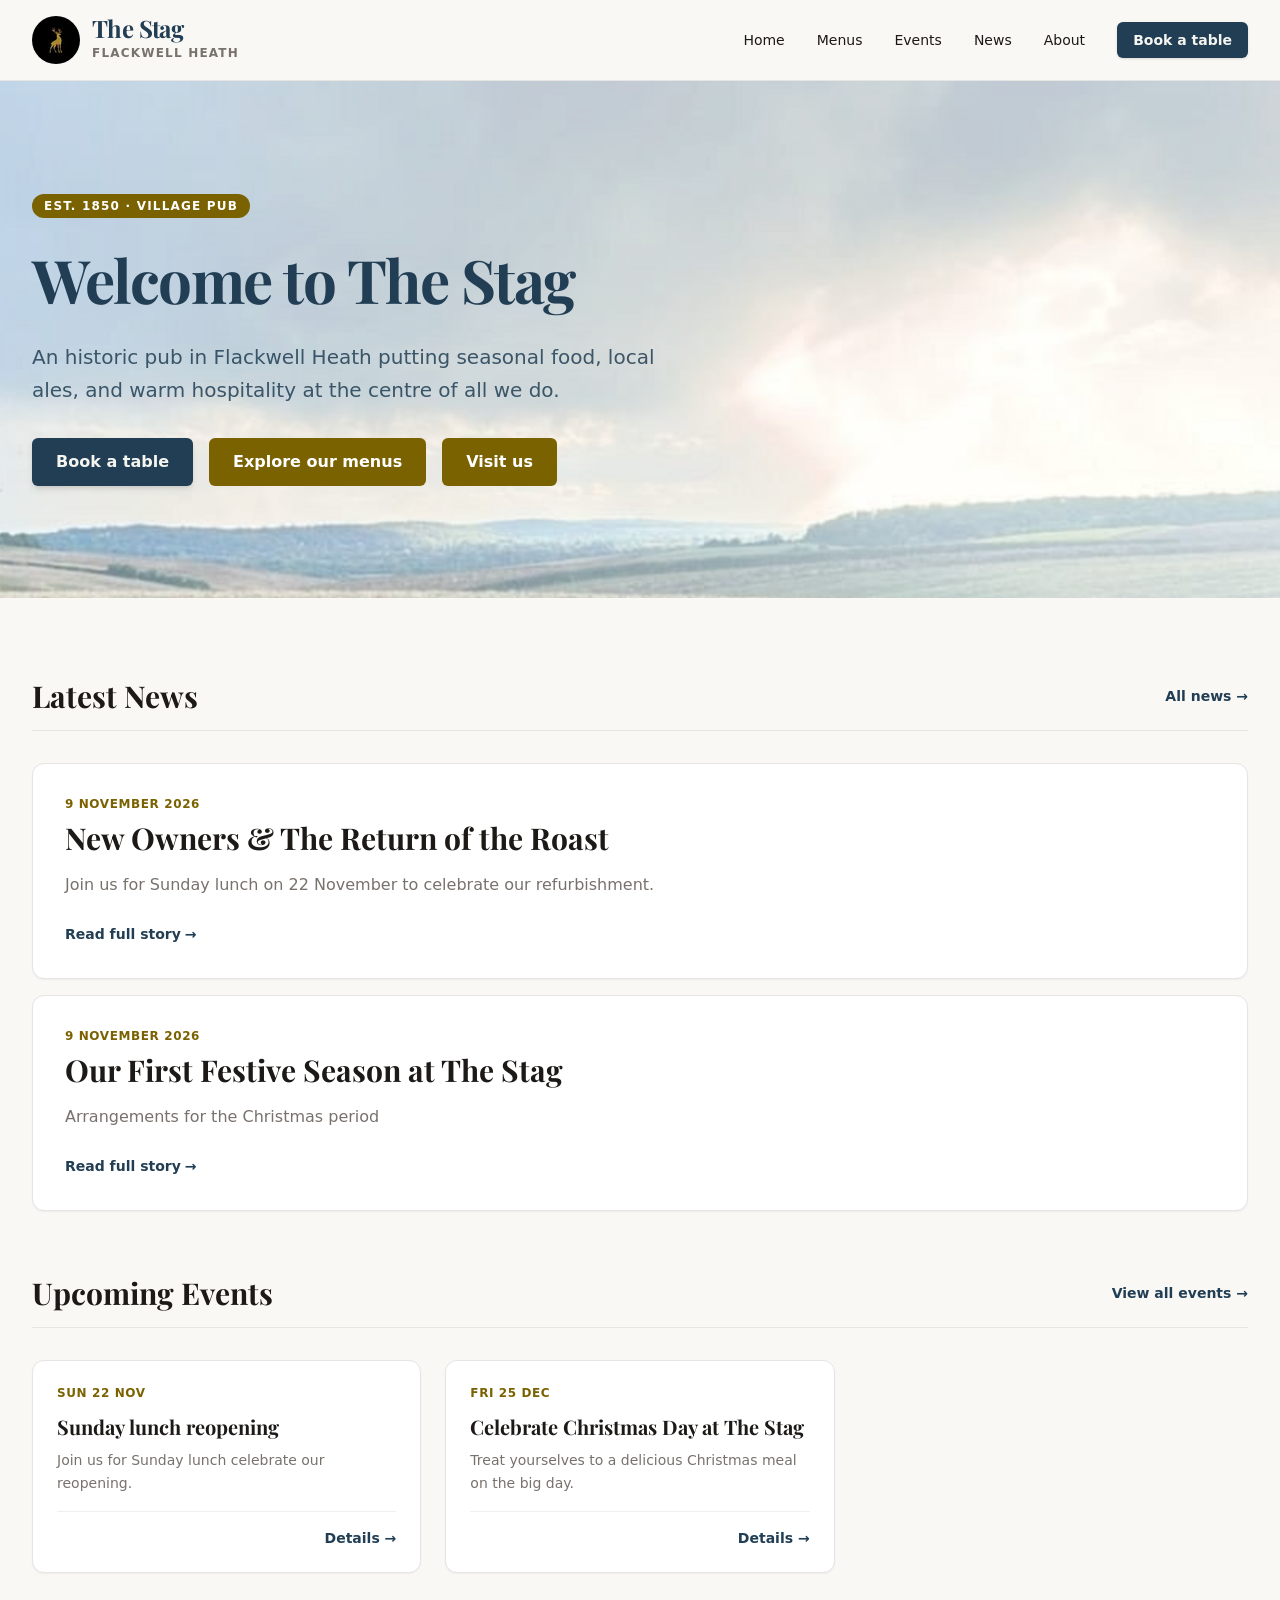
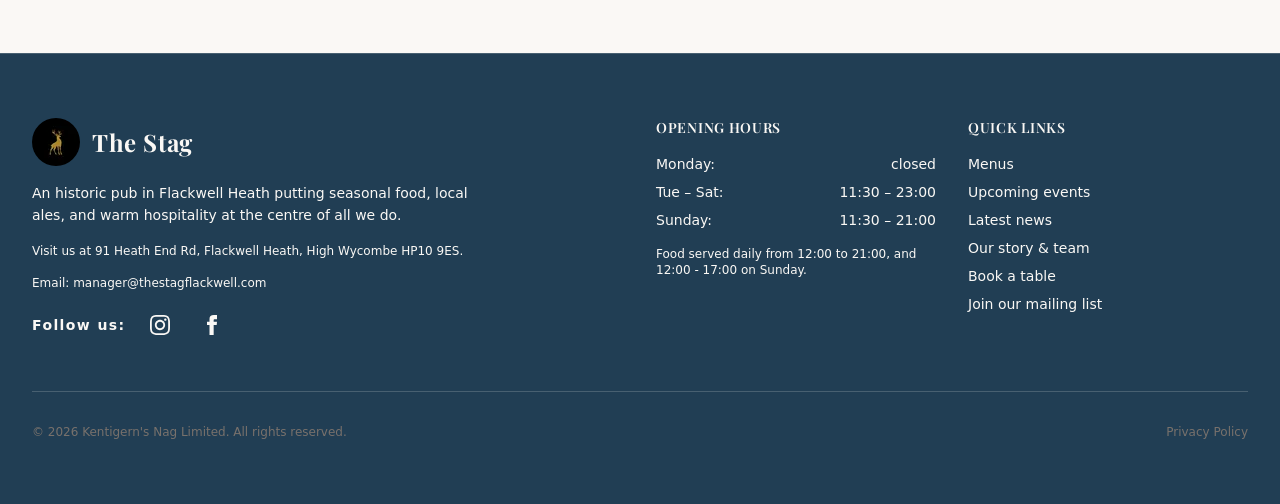
<file: index.html>
<!DOCTYPE html><html lang="en" class="scroll-smooth"><head><meta charset="utf-8"><meta name="viewport" content="width=device-width, initial-scale=1.0"><link rel="icon" type="image/png" href="/favicon-96x96.png"><link rel="icon" type="image/svg+xml" href="/favicon.svg"><link rel="icon" href="/favicon.ico"><meta name="generator" content="Astro v7.4.12"><title>The Stag | Flackwell Heath</title><meta name="description" content="Welcome to The Stag. A historic pub offering seasonal food and quality drinks."><link rel="preconnect" href="https://fonts.googleapis.com"><link rel="preconnect" href="https://fonts.gstatic.com" crossorigin><link href="https://fonts.googleapis.com/css2?family=Playfair+Display:ital,wght@0,400..900;1,400..900&display=swap" rel="stylesheet"><meta name="astro-view-transitions-enabled" content="true"><meta name="astro-view-transitions-fallback" content="animate"><script type="module" src="/_astro/ClientRouter.astro_astro_type_script_index_0_lang.kFdidLF3.js"></script><style>.hero-section[data-astro-cid-lcdefpme]{background-image:url(/_astro/banner.CKcIOMJI.jpg);background-position:50%;background-repeat:no-repeat;background-size:cover}
</style><link rel="stylesheet" href="/_astro/BaseLayout.NsER3oKe.css"><script type="module" src="/_astro/page.BtBW4zvp.js"></script></head><body class="bg-surface text-copy font-sans min-h-screen flex flex-col selection:bg-accent selection:text-accent-contrast"><!-- Sticky, mobile-friendly header --><header class="sticky top-0 z-50 bg-surface/95 backdrop-blur border-b border-border transition-colors"><div class="max-w-7xl mx-auto px-4 sm:px-6 lg:px-8"><div class="flex items-center justify-between h-20"><a href="/" class="flex items-center gap-3 group"><img src="/_astro/staglogo.CwuBCRP1_1ImVek.webp" alt="The Stag logo" loading="lazy" decoding="async" width="48" height="48" class="w-12 h-12 rounded-full object-cover group-hover:scale-105 transition-transform"><div><span class="font-serif text-2xl font-bold tracking-tight text-primary block leading-none">The Stag</span><span class="text-xs uppercase tracking-widest text-copy-muted font-sans font-semibold">Flackwell Heath</span></div></a><!-- Desktop navigation --><nav class="hidden md:flex items-center gap-8"><a href="/" class="text-sm font-medium text-copy hover:text-accent transition-colors py-1 relative hover:underline underline-offset-4 decoration-accent">Home</a><a href="/menus" class="text-sm font-medium text-copy hover:text-accent transition-colors py-1 relative hover:underline underline-offset-4 decoration-accent">Menus</a><a href="/events" class="text-sm font-medium text-copy hover:text-accent transition-colors py-1 relative hover:underline underline-offset-4 decoration-accent">Events</a><a href="/news" class="text-sm font-medium text-copy hover:text-accent transition-colors py-1 relative hover:underline underline-offset-4 decoration-accent">News</a><a href="/about" class="text-sm font-medium text-copy hover:text-accent transition-colors py-1 relative hover:underline underline-offset-4 decoration-accent">About</a><a href="/book" class="btn-primary">Book a table</a></nav><!-- Mobile navigation disclosure --><div class="md:hidden"><details class="relative group"><summary class="list-none p-2 rounded-md text-copy hover:text-accent hover:bg-surface-raised cursor-pointer focus:outline-none border border-border" aria-label="Toggle navigation menu"><svg class="w-6 h-6 open:hidden block" fill="none" viewBox="0 0 24 24" stroke-width="1.5" stroke="currentColor"><path stroke-linecap="round" stroke-linejoin="round" d="M3.75 6.75h16.5M3.75 12h16.5m-16.5 5.25h16.5"></path></svg></summary><nav class="absolute right-0 mt-2 w-56 p-3 rounded-lg shadow-xl bg-surface-raised border border-border flex flex-col gap-2 z-50 animate-in fade-in"><a href="/" class="px-3 py-2 rounded-md text-sm font-medium text-copy hover:text-accent hover:bg-surface transition-colors">Home</a><a href="/menus" class="px-3 py-2 rounded-md text-sm font-medium text-copy hover:text-accent hover:bg-surface transition-colors">Menus</a><a href="/events" class="px-3 py-2 rounded-md text-sm font-medium text-copy hover:text-accent hover:bg-surface transition-colors">Events</a><a href="/news" class="px-3 py-2 rounded-md text-sm font-medium text-copy hover:text-accent hover:bg-surface transition-colors">News</a><a href="/about" class="px-3 py-2 rounded-md text-sm font-medium text-copy hover:text-accent hover:bg-surface transition-colors">About</a><div class="pt-2 border-t border-border"><a href="/book" class="btn-primary w-full">Book a table</a></div></nav></details></div></div></div></header><!-- Main Content Area --><main class="flex-1"><section class="relative text-primary py-20 md:py-28 overflow-hidden hero-section" data-astro-cid-lcdefpme><div class="absolute inset-0 opacity-10" data-astro-cid-lcdefpme></div><div class="max-w-7xl mx-auto px-4 sm:px-6 lg:px-8 relative z-10" data-astro-cid-lcdefpme><div class="max-w-3xl" data-astro-cid-lcdefpme><span class="inline-block px-3 py-1 mb-6 text-xs font-semibold uppercase tracking-widest bg-accent text-accent-contrast rounded-full" data-astro-cid-lcdefpme>Est. 1850 &middot; Village Pub</span><h1 class="font-serif text-4xl sm:text-6xl font-bold tracking-tight mb-6 leading-tight" data-astro-cid-lcdefpme>Welcome to The Stag</h1><p class="text-lg sm:text-xl text-primary/85 font-light leading-relaxed mb-8 max-w-2xl" data-astro-cid-lcdefpme>An historic pub in Flackwell Heath putting seasonal food, local ales, and warm hospitality at the centre of all we do.</p><div class="flex flex-wrap gap-4 items-center" data-astro-cid-lcdefpme><a href="/book" class="btn-primary-lg" data-astro-cid-lcdefpme>Book a table</a><a href="/menus" class="btn-secondary-lg" data-astro-cid-lcdefpme>Explore our menus</a><a href="/about#visit-us" class="btn-secondary-lg" data-astro-cid-lcdefpme>Visit us</a></div></div></div></section><div class="max-w-7xl mx-auto px-4 sm:px-6 lg:px-8 py-16 lg:py-20 space-y-16" data-astro-cid-lcdefpme><!-- Latest News Feature --><section aria-labelledby="news-heading" data-astro-cid-lcdefpme><div class="section-header" data-astro-cid-lcdefpme><div data-astro-cid-lcdefpme><h2 id="news-heading" class="section-title" data-astro-cid-lcdefpme>Latest News</h2></div><a href="/news" class="action-link" data-astro-cid-lcdefpme>All news &rarr;</a></div><div class="card-interactive overflow-hidden p-6 sm:p-8 mb-4" data-astro-cid-lcdefpme><div class="flex flex-col md:flex-row justify-between md:items-start gap-4 mb-4" data-astro-cid-lcdefpme><div data-astro-cid-lcdefpme><time datetime="2026-11-09T00:00:00.000Z" class="text-xs font-semibold text-accent uppercase tracking-wider block mb-2" data-astro-cid-lcdefpme>9 November 2026</time><h3 class="font-serif text-2xl sm:text-3xl font-bold text-copy hover:text-accent transition-colors" data-astro-cid-lcdefpme><a href="/news/opening" data-astro-cid-lcdefpme>New Owners &amp; The Return of the Roast</a></h3></div></div><p class="text-copy-muted text-base leading-relaxed mb-6 max-w-3xl" data-astro-cid-lcdefpme>Join us for Sunday lunch on 22 November to celebrate our refurbishment.</p><a href="/news/opening" class="action-link" data-astro-cid-lcdefpme>Read full story <span class="ml-1" aria-hidden="true" data-astro-cid-lcdefpme>&rarr;</span></a></div><div class="card-interactive overflow-hidden p-6 sm:p-8 mb-4" data-astro-cid-lcdefpme><div class="flex flex-col md:flex-row justify-between md:items-start gap-4 mb-4" data-astro-cid-lcdefpme><div data-astro-cid-lcdefpme><time datetime="2026-11-09T00:00:00.000Z" class="text-xs font-semibold text-accent uppercase tracking-wider block mb-2" data-astro-cid-lcdefpme>9 November 2026</time><h3 class="font-serif text-2xl sm:text-3xl font-bold text-copy hover:text-accent transition-colors" data-astro-cid-lcdefpme><a href="/news/festive" data-astro-cid-lcdefpme>Our First Festive Season at The Stag</a></h3></div></div><p class="text-copy-muted text-base leading-relaxed mb-6 max-w-3xl" data-astro-cid-lcdefpme>Arrangements for the Christmas period</p><a href="/news/festive" class="action-link" data-astro-cid-lcdefpme>Read full story <span class="ml-1" aria-hidden="true" data-astro-cid-lcdefpme>&rarr;</span></a></div></section><!-- Upcoming Events Section --><section aria-labelledby="events-heading" data-astro-cid-lcdefpme><div class="section-header" data-astro-cid-lcdefpme><div data-astro-cid-lcdefpme><h2 id="events-heading" class="section-title" data-astro-cid-lcdefpme>Upcoming Events</h2></div><a href="/events" class="action-link" data-astro-cid-lcdefpme>View all events &rarr;</a></div><div class="grid grid-cols-1 md:grid-cols-2 lg:grid-cols-3 gap-6" data-astro-cid-lcdefpme><article class="card-interactive flex flex-col p-6 hover:shadow-sm justify-between" data-astro-cid-lcdefpme><div data-astro-cid-lcdefpme><div class="flex items-center justify-between gap-2 mb-3" data-astro-cid-lcdefpme><time datetime="2026-11-22T00:00:00.000Z" class="text-xs font-semibold text-accent uppercase tracking-wider" data-astro-cid-lcdefpme>Sun 22 Nov</time></div><h3 class="font-serif text-xl font-bold text-copy mb-2 hover:text-accent transition-colors" data-astro-cid-lcdefpme><a href="/events/opening" data-astro-cid-lcdefpme>Sunday lunch reopening</a></h3><p class="text-copy-muted text-sm leading-relaxed mb-4" data-astro-cid-lcdefpme>Join us for Sunday lunch celebrate our reopening.</p></div><div class="pt-4 border-t border-border/60 flex items-center justify-between text-xs text-copy-muted" data-astro-cid-lcdefpme><a href="/events/opening" class="action-link ml-auto" data-astro-cid-lcdefpme>Details &rarr;</a></div></article><article class="card-interactive flex flex-col p-6 hover:shadow-sm justify-between" data-astro-cid-lcdefpme><div data-astro-cid-lcdefpme><div class="flex items-center justify-between gap-2 mb-3" data-astro-cid-lcdefpme><time datetime="2026-12-25T00:00:00.000Z" class="text-xs font-semibold text-accent uppercase tracking-wider" data-astro-cid-lcdefpme>Fri 25 Dec</time></div><h3 class="font-serif text-xl font-bold text-copy mb-2 hover:text-accent transition-colors" data-astro-cid-lcdefpme><a href="/events/xmas-day" data-astro-cid-lcdefpme>Celebrate Christmas Day at The Stag</a></h3><p class="text-copy-muted text-sm leading-relaxed mb-4" data-astro-cid-lcdefpme>Treat yourselves to a delicious Christmas meal on the big day.</p></div><div class="pt-4 border-t border-border/60 flex items-center justify-between text-xs text-copy-muted" data-astro-cid-lcdefpme><a href="/events/xmas-day" class="action-link ml-auto" data-astro-cid-lcdefpme>Details &rarr;</a></div></article></div></section></div></main><!-- Footer using bg-surface-dark text-copy-inverse --><footer class="bg-surface-dark text-copy-inverse border-t border-border/20"><div class="max-w-7xl mx-auto px-4 sm:px-6 lg:px-8 py-12 lg:py-16"><div class="grid grid-cols-1 md:grid-cols-4 gap-8"><div class="md:col-span-2"><div class="flex items-center gap-3 mb-4"><img src="/_astro/staglogo.CwuBCRP1_1ImVek.webp" alt="The Stag logo" loading="lazy" decoding="async" width="48" height="48" class="w-12 h-12 rounded-full object-cover group-hover:scale-105 transition-transform"><span class="font-serif text-2xl font-bold tracking-wide">The Stag</span></div><p class="max-w-md text-sm leading-relaxed mb-4">An historic pub in Flackwell Heath putting seasonal food, local ales, and warm hospitality at the centre of all we do.</p><p class="text-xs mb-4"><a href="/about#visit-us" class="hover:text-accent transition-colors">Visit us at 91 Heath End Rd, Flackwell Heath, High Wycombe HP10 9ES.</a></p><p class="text-xs mb-4">Email: <a href="mailto:manager@thestagflackwell.com" class="hover:text-accent transition-colors">manager@thestagflackwell.com</a></p><div class="flex items-center gap-4 text-contrast"><span class="text-sm font-semibold tracking-widest">Follow us:</span><a href="https://www.instagram.com/thestagflackwell/" target="_blank" rel="noopener noreferrer" aria-label="Instagram" class="hover:text-accent transition-colors p-2"><svg class="w-5 h-5 fill-current" viewBox="0 0 24 24" aria-hidden="true"><path d="M12 2.163c3.204 0 3.584.012 4.85.07 3.252.148 4.771 1.691 4.919 4.919.058 1.265.069 1.645.069 4.849 0 3.205-.012 3.584-.069 4.849-.149 3.225-1.664 4.771-4.919 4.919-1.266.058-1.644.07-4.85.07-3.204 0-3.584-.012-4.849-.07-3.26-.149-4.771-1.699-4.919-4.92-.058-1.265-.07-1.644-.07-4.849 0-3.204.013-3.583.07-4.849.149-3.227 1.664-4.771 4.919-4.919 1.266-.057 1.645-.069 4.849-.069zm0-2.163c-3.259 0-3.667.014-4.947.072-4.358.2-6.78 2.618-6.98 6.98-.059 1.281-.073 1.689-.073 4.948 0 3.259.014 3.668.072 4.948.2 4.358 2.618 6.78 6.98 6.98 1.281.058 1.689.072 4.948.072 3.259 0 3.668-.014 4.948-.072 4.354-.2 6.782-2.618 6.979-6.98.059-1.28.073-1.689.073-4.948 0-3.259-.014-3.667-.072-4.947-.196-4.354-2.617-6.78-6.979-6.98-1.281-.059-1.69-.073-4.949-.073zm0 5.838c-3.403 0-6.162 2.759-6.162 6.162s2.759 6.163 6.162 6.163 6.162-2.759 6.162-6.163c0-3.403-2.759-6.162-6.162-6.162zm0 10.162c-2.209 0-4-1.79-4-4 0-2.209 1.791-4 4-4s4 1.791 4 4c0 2.21-1.791 4-4 4zm6.406-11.845c-.796 0-1.441.645-1.441 1.44s.645 1.44 1.441 1.44c.795 0 1.439-.645 1.439-1.44s-.644-1.44-1.439-1.44z"></path></svg></a><a href="https://www.facebook.com/profile.php?id=61593123454991" target="_blank" rel="noopener noreferrer" aria-label="Facebook" class="hover:text-accent transition-colors p-2"><svg class="w-5 h-5 fill-current" viewBox="0 0 24 24" aria-hidden="true"><path d="M9 8H6v4h3v12h5V12h3.642L18 8h-4V6.333C14 5.37 14.5 5 15.5 5H18V0h-3.808C10.59 0 9 1.581 9 4.75V8z"></path></svg></a></div></div><div><h3 class="font-serif text-sm font-semibold uppercase tracking-wider mb-4">Opening Hours</h3><ul class="text-sm space-y-2"><li class="flex justify-between"><span>Monday:</span> <span>closed</span></li><li class="flex justify-between"><span>Tue – Sat:</span> <span>11:30 – 23:00</span></li><li class="flex justify-between"><span>Sunday:</span> <span>11:30 – 21:00</span></li><li class="pt-2 text-xs">Food served daily from 12:00 to 21:00, and 12:00 - 17:00 on Sunday.</li></ul></div><div><h3 class="font-serif text-sm font-semibold uppercase tracking-wider mb-4">Quick Links</h3><ul class="text-sm space-y-2"><li><a href="/menus" class="hover:text-accent transition-colors">Menus</a></li><li><a href="/events" class="hover:text-accent transition-colors">Upcoming events</a></li><li><a href="/news" class="hover:text-accent transition-colors">Latest news</a></li><li><a href="/about" class="hover:text-accent transition-colors">Our story & team</a></li><li><a href="/book" class="hover:text-accent transition-colors">Book a table</a></li><li><a href="/join" class="hover:text-accent transition-colors">Join our mailing list</a></li></ul></div></div><div class="mt-12 pt-8 border-t border-border/20 flex flex-col sm:flex-row justify-between items-center text-xs text-copy-muted gap-4"><p>&copy; 2026 Kentigern&apos;s Nag Limited. All rights reserved.</p><div class="flex gap-6"><a href="/privacy" class="hover:text-copy-inverse transition-colors">Privacy Policy</a></div></div></div></footer></body></html>
</file>
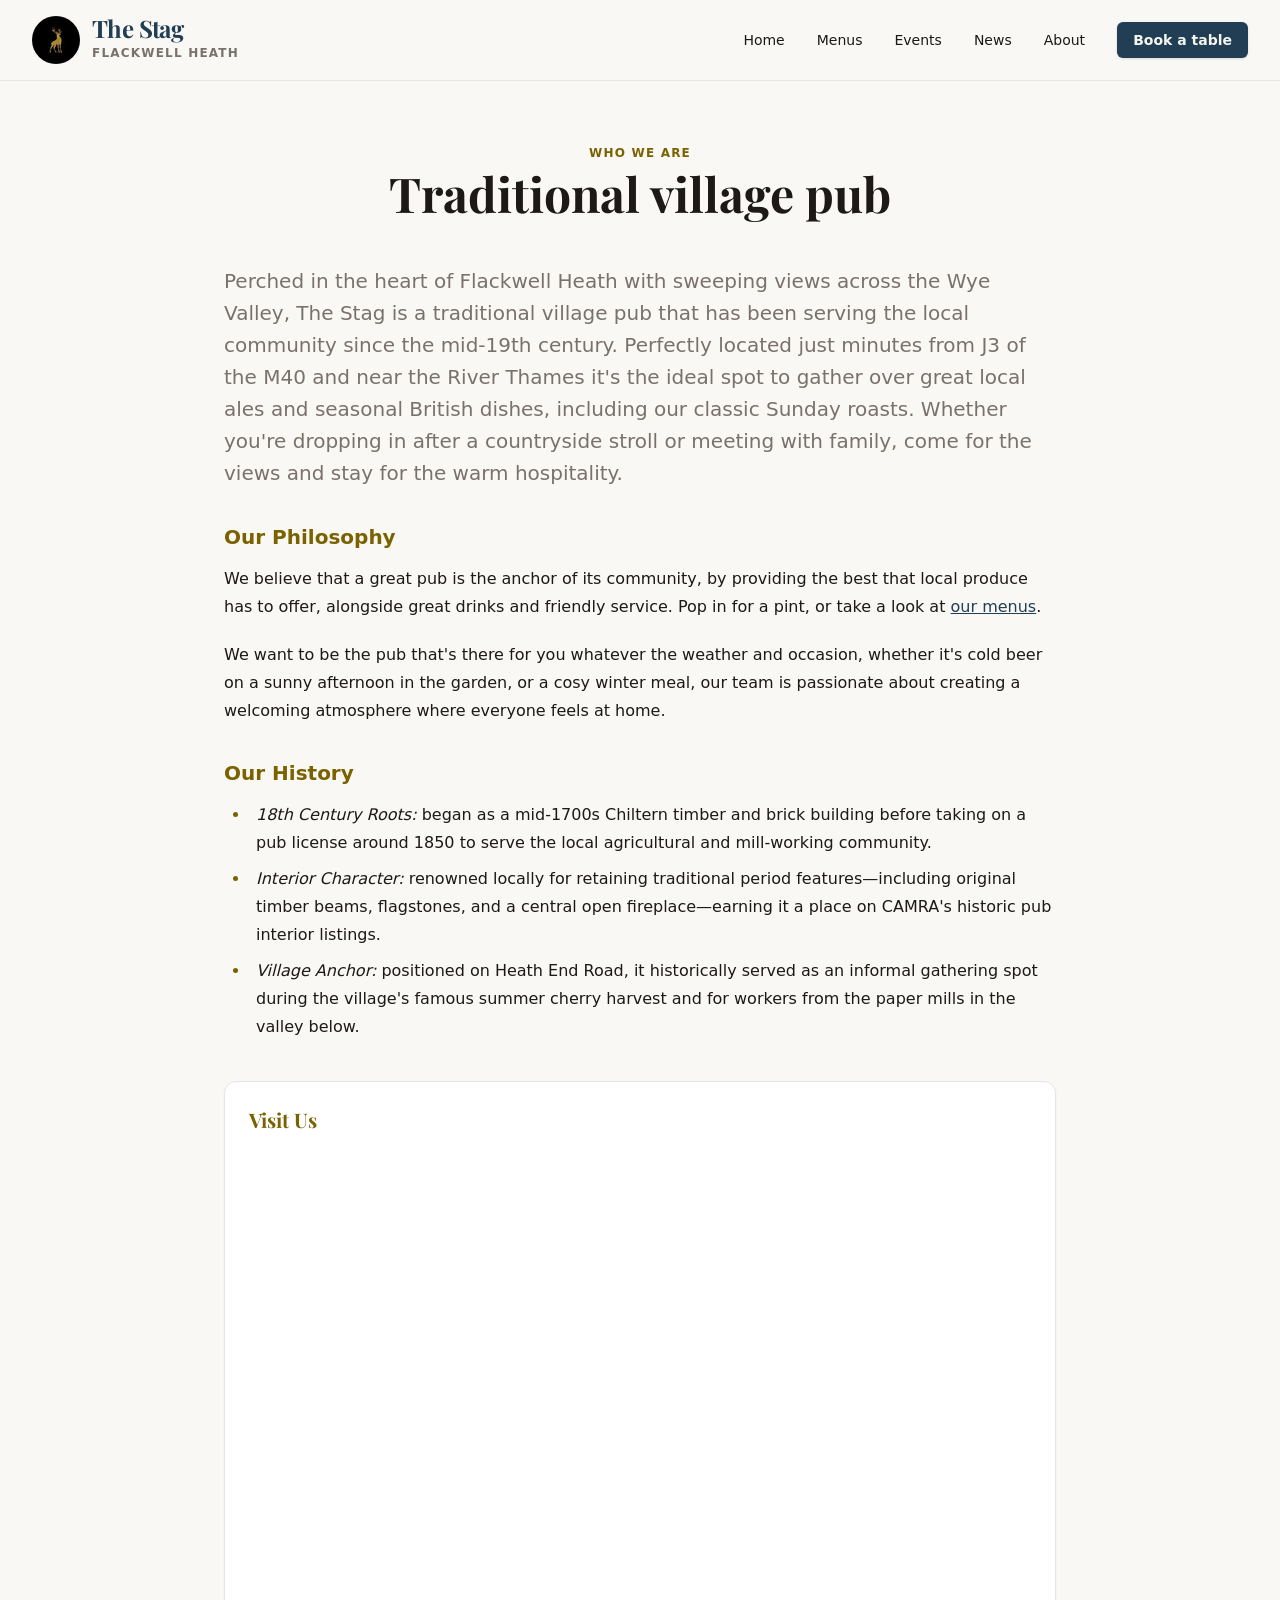
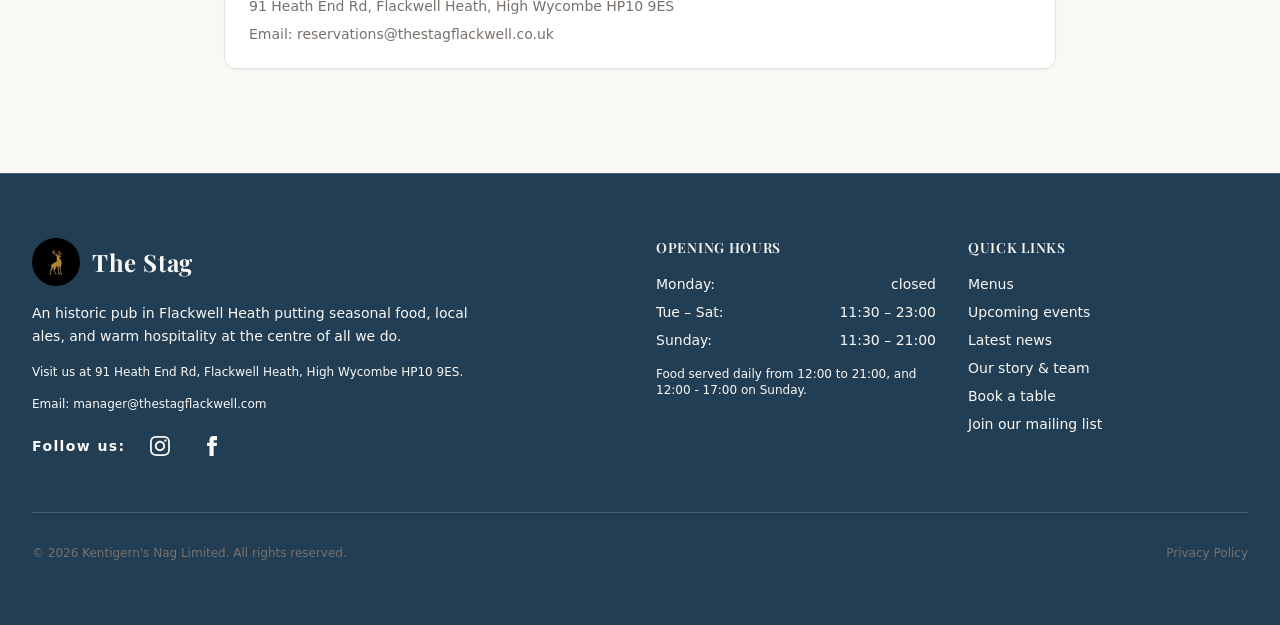
<file: about/index.html>
<!DOCTYPE html><html lang="en" class="scroll-smooth"><head><meta charset="utf-8"><meta name="viewport" content="width=device-width, initial-scale=1.0"><link rel="icon" type="image/png" href="/favicon-96x96.png"><link rel="icon" type="image/svg+xml" href="/favicon.svg"><link rel="icon" href="/favicon.ico"><meta name="generator" content="Astro v7.4.12"><title>About Us | The Stag</title><meta name="description" content="Learn about the history, ethos, and team behind The Stag pub."><link rel="preconnect" href="https://fonts.googleapis.com"><link rel="preconnect" href="https://fonts.gstatic.com" crossorigin><link href="https://fonts.googleapis.com/css2?family=Playfair+Display:ital,wght@0,400..900;1,400..900&display=swap" rel="stylesheet"><meta name="astro-view-transitions-enabled" content="true"><meta name="astro-view-transitions-fallback" content="animate"><script type="module" src="/_astro/ClientRouter.astro_astro_type_script_index_0_lang.kFdidLF3.js"></script><link rel="stylesheet" href="/_astro/BaseLayout.NsER3oKe.css"><script type="module" src="/_astro/page.BtBW4zvp.js"></script></head><body class="bg-surface text-copy font-sans min-h-screen flex flex-col selection:bg-accent selection:text-accent-contrast"><!-- Sticky, mobile-friendly header --><header class="sticky top-0 z-50 bg-surface/95 backdrop-blur border-b border-border transition-colors"><div class="max-w-7xl mx-auto px-4 sm:px-6 lg:px-8"><div class="flex items-center justify-between h-20"><a href="/" class="flex items-center gap-3 group"><img src="/_astro/staglogo.CwuBCRP1_1ImVek.webp" alt="The Stag logo" loading="lazy" decoding="async" width="48" height="48" class="w-12 h-12 rounded-full object-cover group-hover:scale-105 transition-transform"><div><span class="font-serif text-2xl font-bold tracking-tight text-primary block leading-none">The Stag</span><span class="text-xs uppercase tracking-widest text-copy-muted font-sans font-semibold">Flackwell Heath</span></div></a><!-- Desktop navigation --><nav class="hidden md:flex items-center gap-8"><a href="/" class="text-sm font-medium text-copy hover:text-accent transition-colors py-1 relative hover:underline underline-offset-4 decoration-accent">Home</a><a href="/menus" class="text-sm font-medium text-copy hover:text-accent transition-colors py-1 relative hover:underline underline-offset-4 decoration-accent">Menus</a><a href="/events" class="text-sm font-medium text-copy hover:text-accent transition-colors py-1 relative hover:underline underline-offset-4 decoration-accent">Events</a><a href="/news" class="text-sm font-medium text-copy hover:text-accent transition-colors py-1 relative hover:underline underline-offset-4 decoration-accent">News</a><a href="/about" class="text-sm font-medium text-copy hover:text-accent transition-colors py-1 relative hover:underline underline-offset-4 decoration-accent">About</a><a href="/book" class="btn-primary">Book a table</a></nav><!-- Mobile navigation disclosure --><div class="md:hidden"><details class="relative group"><summary class="list-none p-2 rounded-md text-copy hover:text-accent hover:bg-surface-raised cursor-pointer focus:outline-none border border-border" aria-label="Toggle navigation menu"><svg class="w-6 h-6 open:hidden block" fill="none" viewBox="0 0 24 24" stroke-width="1.5" stroke="currentColor"><path stroke-linecap="round" stroke-linejoin="round" d="M3.75 6.75h16.5M3.75 12h16.5m-16.5 5.25h16.5"></path></svg></summary><nav class="absolute right-0 mt-2 w-56 p-3 rounded-lg shadow-xl bg-surface-raised border border-border flex flex-col gap-2 z-50 animate-in fade-in"><a href="/" class="px-3 py-2 rounded-md text-sm font-medium text-copy hover:text-accent hover:bg-surface transition-colors">Home</a><a href="/menus" class="px-3 py-2 rounded-md text-sm font-medium text-copy hover:text-accent hover:bg-surface transition-colors">Menus</a><a href="/events" class="px-3 py-2 rounded-md text-sm font-medium text-copy hover:text-accent hover:bg-surface transition-colors">Events</a><a href="/news" class="px-3 py-2 rounded-md text-sm font-medium text-copy hover:text-accent hover:bg-surface transition-colors">News</a><a href="/about" class="px-3 py-2 rounded-md text-sm font-medium text-copy hover:text-accent hover:bg-surface transition-colors">About</a><div class="pt-2 border-t border-border"><a href="/book" class="btn-primary w-full">Book a table</a></div></nav></details></div></div></div></header><!-- Main Content Area --><main class="flex-1"><div class="max-w-4xl mx-auto px-4 sm:px-6 lg:px-8 py-12 lg:py-16"><header class="page-header"><span class="page-kicker">Who we are</span><h1 class="page-title">Traditional village pub</h1></header><div class="prose prose-pub max-w-none space-y-6"><p class="lead">Perched in the heart of Flackwell Heath with sweeping views across the Wye Valley, The Stag is a traditional village pub that has been serving the local community since the mid-19th century. Perfectly located just minutes from J3 of the M40 and near the River Thames it&apos;s the ideal spot to gather over great local ales and seasonal British dishes, including our classic Sunday roasts. Whether you&apos;re dropping in after a countryside stroll or meeting with family, come for the views and stay for the warm hospitality.</p><h3>Our Philosophy</h3><p>We believe that a great pub is the anchor of its community, by providing the best that local produce has to offer, alongside great drinks and friendly service. Pop in for a pint, or take a look at <a href="/menus" class="text-primary hover:text-accent transition-colors">our menus</a>.</p><p>We want to be the pub that&apos;s there for you whatever the weather and occasion, whether it&apos;s cold beer on a sunny afternoon in the garden, or a cosy winter meal, our team is passionate about creating a welcoming atmosphere where everyone feels at home.</p><h3>Our History</h3><ul><li><i>18th Century Roots:</i> began as a mid-1700s Chiltern timber and brick building before taking on a pub license around 1850 to serve the local agricultural and mill-working community.</li><li><i>Interior Character:</i> renowned locally for retaining traditional period features&mdash;including original timber beams, flagstones, and a central open fireplace&mdash;earning it a place on CAMRA&apos;s historic pub interior listings.</li><li><i>Village Anchor:</i> positioned on Heath End Road, it historically served as an informal gathering spot during the village&apos;s famous summer cherry harvest and for workers from the paper mills in the valley below.</li></ul><div class="not-prose my-10 p-6 card"><a name="visit-us"></a><h4 class="font-serif text-xl font-bold text-accent mb-3">Visit Us</h4><iframe class="pb-8" src="https://www.google.com/maps/embed?pb=!1m18!1m12!1m3!1d2478.0157336860393!2d-0.7199518229252064!3d51.60460030359806!2m3!1f0!2f0!3f0!3m2!1i1024!2i768!4f13.1!3m3!1m2!1s0x487661847f603289%3A0x55c3f10cf45ca681!2sThe%20Stag%2C%2091%20Heath%20End%20Rd%2C%20Flackwell%20Heath%2C%20High%20Wycombe%20HP10%209ES!5e0!3m2!1sen!2suk!4v1794217928772!5m2!1sen!2suk" width="600" height="450" style="border:0;" allowfullscreen="" loading="lazy" referrerpolicy="strict-origin-when-cross-origin">
        </iframe><p class="text-copy-muted text-sm mb-2">91 Heath End Rd, Flackwell Heath, High Wycombe HP10 9ES</p><p class="text-copy-muted text-sm">Email: <a href="mailto:reservations@thestagflackwell.co.uk">reservations@thestagflackwell.co.uk</a></p></div></div></div></main><!-- Footer using bg-surface-dark text-copy-inverse --><footer class="bg-surface-dark text-copy-inverse border-t border-border/20"><div class="max-w-7xl mx-auto px-4 sm:px-6 lg:px-8 py-12 lg:py-16"><div class="grid grid-cols-1 md:grid-cols-4 gap-8"><div class="md:col-span-2"><div class="flex items-center gap-3 mb-4"><img src="/_astro/staglogo.CwuBCRP1_1ImVek.webp" alt="The Stag logo" loading="lazy" decoding="async" width="48" height="48" class="w-12 h-12 rounded-full object-cover group-hover:scale-105 transition-transform"><span class="font-serif text-2xl font-bold tracking-wide">The Stag</span></div><p class="max-w-md text-sm leading-relaxed mb-4">An historic pub in Flackwell Heath putting seasonal food, local ales, and warm hospitality at the centre of all we do.</p><p class="text-xs mb-4"><a href="/about#visit-us" class="hover:text-accent transition-colors">Visit us at 91 Heath End Rd, Flackwell Heath, High Wycombe HP10 9ES.</a></p><p class="text-xs mb-4">Email: <a href="mailto:manager@thestagflackwell.com" class="hover:text-accent transition-colors">manager@thestagflackwell.com</a></p><div class="flex items-center gap-4 text-contrast"><span class="text-sm font-semibold tracking-widest">Follow us:</span><a href="https://www.instagram.com/thestagflackwell/" target="_blank" rel="noopener noreferrer" aria-label="Instagram" class="hover:text-accent transition-colors p-2"><svg class="w-5 h-5 fill-current" viewBox="0 0 24 24" aria-hidden="true"><path d="M12 2.163c3.204 0 3.584.012 4.85.07 3.252.148 4.771 1.691 4.919 4.919.058 1.265.069 1.645.069 4.849 0 3.205-.012 3.584-.069 4.849-.149 3.225-1.664 4.771-4.919 4.919-1.266.058-1.644.07-4.85.07-3.204 0-3.584-.012-4.849-.07-3.26-.149-4.771-1.699-4.919-4.92-.058-1.265-.07-1.644-.07-4.849 0-3.204.013-3.583.07-4.849.149-3.227 1.664-4.771 4.919-4.919 1.266-.057 1.645-.069 4.849-.069zm0-2.163c-3.259 0-3.667.014-4.947.072-4.358.2-6.78 2.618-6.98 6.98-.059 1.281-.073 1.689-.073 4.948 0 3.259.014 3.668.072 4.948.2 4.358 2.618 6.78 6.98 6.98 1.281.058 1.689.072 4.948.072 3.259 0 3.668-.014 4.948-.072 4.354-.2 6.782-2.618 6.979-6.98.059-1.28.073-1.689.073-4.948 0-3.259-.014-3.667-.072-4.947-.196-4.354-2.617-6.78-6.979-6.98-1.281-.059-1.69-.073-4.949-.073zm0 5.838c-3.403 0-6.162 2.759-6.162 6.162s2.759 6.163 6.162 6.163 6.162-2.759 6.162-6.163c0-3.403-2.759-6.162-6.162-6.162zm0 10.162c-2.209 0-4-1.79-4-4 0-2.209 1.791-4 4-4s4 1.791 4 4c0 2.21-1.791 4-4 4zm6.406-11.845c-.796 0-1.441.645-1.441 1.44s.645 1.44 1.441 1.44c.795 0 1.439-.645 1.439-1.44s-.644-1.44-1.439-1.44z"></path></svg></a><a href="https://www.facebook.com/profile.php?id=61593123454991" target="_blank" rel="noopener noreferrer" aria-label="Facebook" class="hover:text-accent transition-colors p-2"><svg class="w-5 h-5 fill-current" viewBox="0 0 24 24" aria-hidden="true"><path d="M9 8H6v4h3v12h5V12h3.642L18 8h-4V6.333C14 5.37 14.5 5 15.5 5H18V0h-3.808C10.59 0 9 1.581 9 4.75V8z"></path></svg></a></div></div><div><h3 class="font-serif text-sm font-semibold uppercase tracking-wider mb-4">Opening Hours</h3><ul class="text-sm space-y-2"><li class="flex justify-between"><span>Monday:</span> <span>closed</span></li><li class="flex justify-between"><span>Tue – Sat:</span> <span>11:30 – 23:00</span></li><li class="flex justify-between"><span>Sunday:</span> <span>11:30 – 21:00</span></li><li class="pt-2 text-xs">Food served daily from 12:00 to 21:00, and 12:00 - 17:00 on Sunday.</li></ul></div><div><h3 class="font-serif text-sm font-semibold uppercase tracking-wider mb-4">Quick Links</h3><ul class="text-sm space-y-2"><li><a href="/menus" class="hover:text-accent transition-colors">Menus</a></li><li><a href="/events" class="hover:text-accent transition-colors">Upcoming events</a></li><li><a href="/news" class="hover:text-accent transition-colors">Latest news</a></li><li><a href="/about" class="hover:text-accent transition-colors">Our story & team</a></li><li><a href="/book" class="hover:text-accent transition-colors">Book a table</a></li><li><a href="/join" class="hover:text-accent transition-colors">Join our mailing list</a></li></ul></div></div><div class="mt-12 pt-8 border-t border-border/20 flex flex-col sm:flex-row justify-between items-center text-xs text-copy-muted gap-4"><p>&copy; 2026 Kentigern&apos;s Nag Limited. All rights reserved.</p><div class="flex gap-6"><a href="/privacy" class="hover:text-copy-inverse transition-colors">Privacy Policy</a></div></div></div></footer></body></html>
</file>
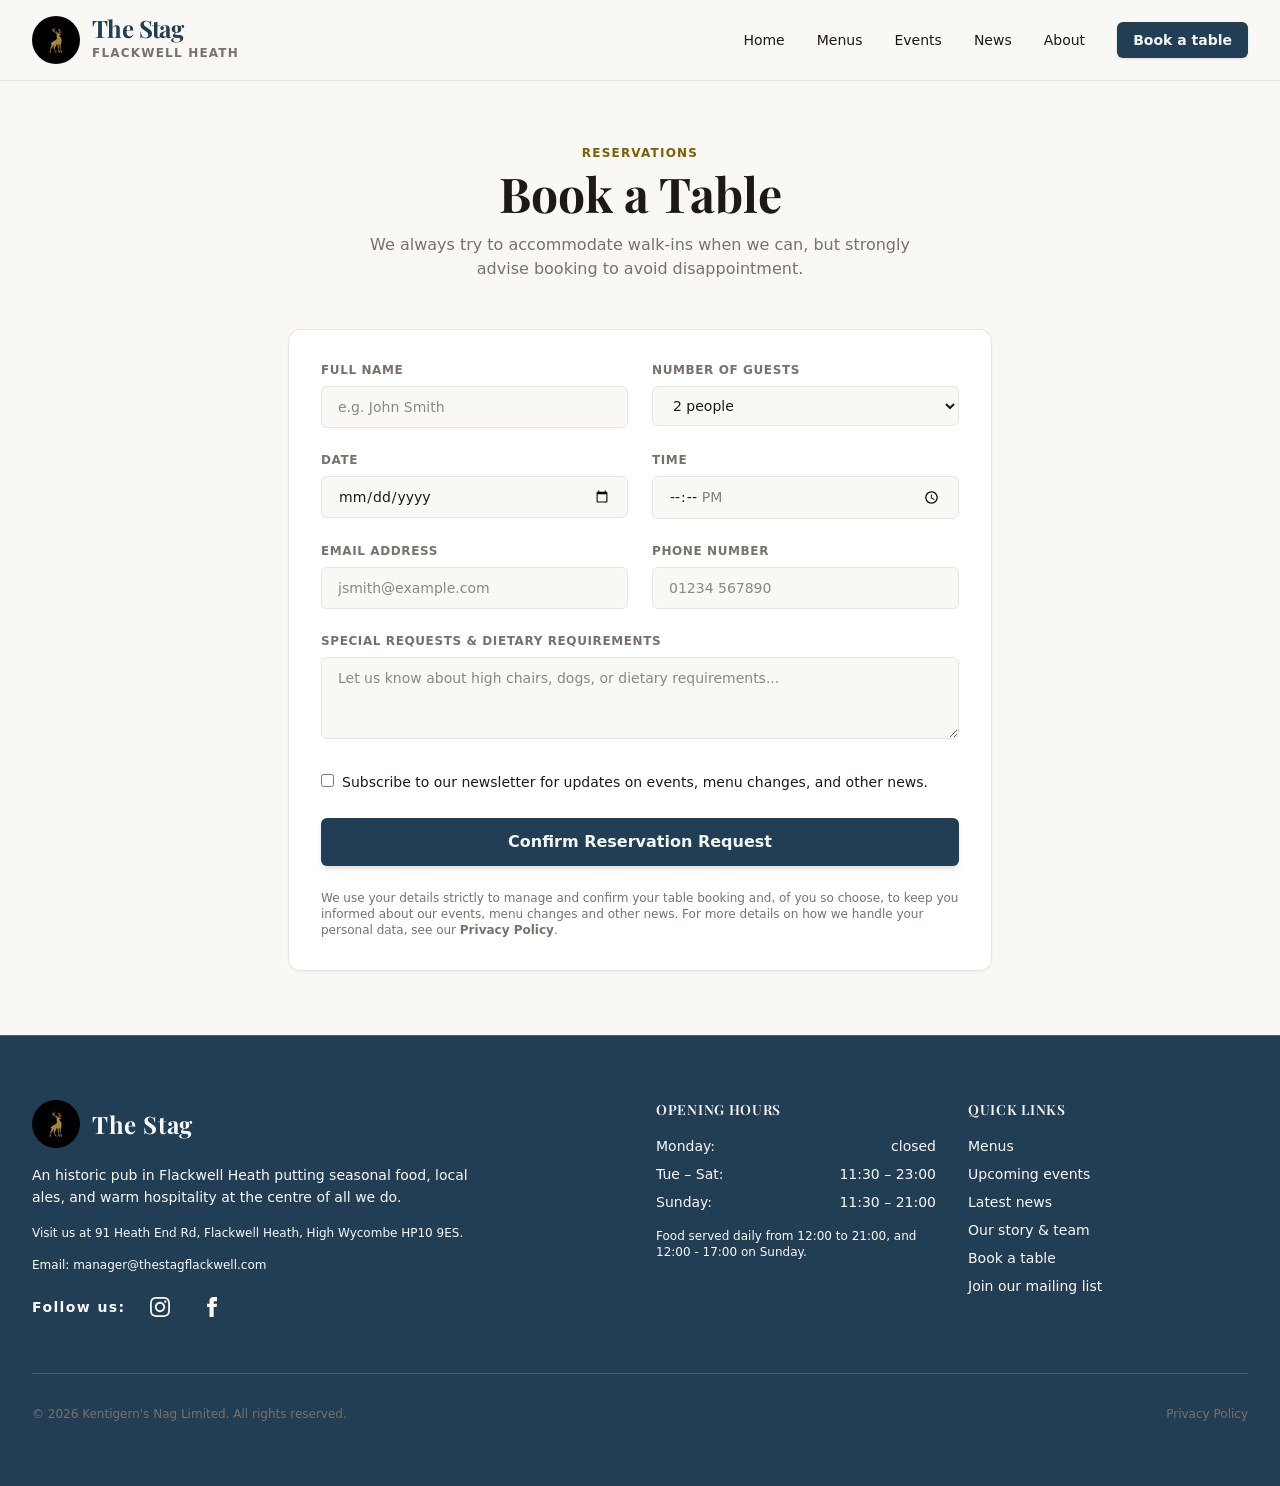
<file: book/index.html>
<!DOCTYPE html><html lang="en" class="scroll-smooth"><head><meta charset="utf-8"><meta name="viewport" content="width=device-width, initial-scale=1.0"><link rel="icon" type="image/png" href="/favicon-96x96.png"><link rel="icon" type="image/svg+xml" href="/favicon.svg"><link rel="icon" href="/favicon.ico"><meta name="generator" content="Astro v7.4.12"><title>Book a Table | The Stag</title><meta name="description" content="Make a reservation."><link rel="preconnect" href="https://fonts.googleapis.com"><link rel="preconnect" href="https://fonts.gstatic.com" crossorigin><link href="https://fonts.googleapis.com/css2?family=Playfair+Display:ital,wght@0,400..900;1,400..900&display=swap" rel="stylesheet"><meta name="astro-view-transitions-enabled" content="true"><meta name="astro-view-transitions-fallback" content="animate"><script type="module" src="/_astro/ClientRouter.astro_astro_type_script_index_0_lang.kFdidLF3.js"></script><style>/*! tailwindcss v4.3.5 | MIT License | https://tailwindcss.com */
@layer properties{@supports (((-webkit-hyphens:none)) and (not (margin-trim:block))) or ((-moz-orient:inline) and (not (color:rgb(from red r g b)))){*,:before,:after,::backdrop{--tw-font-weight:initial;--tw-tracking:initial;--tw-border-style:solid;--tw-shadow:0 0 #0000;--tw-shadow-color:initial;--tw-shadow-alpha:100%;--tw-inset-shadow:0 0 #0000;--tw-inset-shadow-color:initial;--tw-inset-shadow-alpha:100%;--tw-ring-color:initial;--tw-ring-shadow:0 0 #0000;--tw-inset-ring-color:initial;--tw-inset-ring-shadow:0 0 #0000;--tw-ring-inset:initial;--tw-ring-offset-width:0px;--tw-ring-offset-color:#fff;--tw-ring-offset-shadow:0 0 #0000}}}.form-label[data-astro-cid-llgjfdv7]{margin-bottom:calc(var(--spacing,.25rem) * 2);font-size:var(--text-xs,.75rem);line-height:var(--tw-leading,var(--text-xs--line-height,calc(1 / .75)));--tw-font-weight:var(--font-weight-semibold,600);font-weight:var(--font-weight-semibold,600);--tw-tracking:var(--tracking-wider,.05em);letter-spacing:var(--tracking-wider,.05em);color:#78716c;text-transform:uppercase;display:block}.form-input[data-astro-cid-llgjfdv7]{border-radius:var(--radius-md,.375rem);border-style:var(--tw-border-style);width:100%;padding-inline:calc(var(--spacing,.25rem) * 4);padding-block:calc(var(--spacing,.25rem) * 2.5);font-size:var(--text-sm,.875rem);line-height:var(--tw-leading,var(--text-sm--line-height,calc(1.25 / .875)));color:#1c1917;background-color:#faf8f5;border-width:1px;border-color:#e7e5e4}.form-input[data-astro-cid-llgjfdv7]:focus{--tw-ring-shadow:var(--tw-ring-inset, ) 0 0 0 calc(2px + var(--tw-ring-offset-width)) var(--tw-ring-color,currentcolor);box-shadow:var(--tw-inset-shadow), var(--tw-inset-ring-shadow), var(--tw-ring-offset-shadow), var(--tw-ring-shadow), var(--tw-shadow);--tw-ring-color:oklab(50.5386% -.00363319 .103318/.4);--tw-outline-style:none;border-color:#7a6200;outline-style:none}@property --tw-font-weight{syntax:"*";inherits:false}@property --tw-tracking{syntax:"*";inherits:false}@property --tw-border-style{syntax:"*";inherits:false;initial-value:solid}@property --tw-shadow{syntax:"*";inherits:false;initial-value:0 0 #0000}@property --tw-shadow-color{syntax:"*";inherits:false}@property --tw-shadow-alpha{syntax:"<percentage>";inherits:false;initial-value:100%}@property --tw-inset-shadow{syntax:"*";inherits:false;initial-value:0 0 #0000}@property --tw-inset-shadow-color{syntax:"*";inherits:false}@property --tw-inset-shadow-alpha{syntax:"<percentage>";inherits:false;initial-value:100%}@property --tw-ring-color{syntax:"*";inherits:false}@property --tw-ring-shadow{syntax:"*";inherits:false;initial-value:0 0 #0000}@property --tw-inset-ring-color{syntax:"*";inherits:false}@property --tw-inset-ring-shadow{syntax:"*";inherits:false;initial-value:0 0 #0000}@property --tw-ring-inset{syntax:"*";inherits:false}@property --tw-ring-offset-width{syntax:"<length>";inherits:false;initial-value:0}@property --tw-ring-offset-color{syntax:"*";inherits:false;initial-value:#fff}@property --tw-ring-offset-shadow{syntax:"*";inherits:false;initial-value:0 0 #0000}
</style><link rel="stylesheet" href="/_astro/BaseLayout.NsER3oKe.css"><script type="module" src="/_astro/page.BtBW4zvp.js"></script></head><body class="bg-surface text-copy font-sans min-h-screen flex flex-col selection:bg-accent selection:text-accent-contrast"><!-- Sticky, mobile-friendly header --><header class="sticky top-0 z-50 bg-surface/95 backdrop-blur border-b border-border transition-colors"><div class="max-w-7xl mx-auto px-4 sm:px-6 lg:px-8"><div class="flex items-center justify-between h-20"><a href="/" class="flex items-center gap-3 group"><img src="/_astro/staglogo.CwuBCRP1_1ImVek.webp" alt="The Stag logo" loading="lazy" decoding="async" width="48" height="48" class="w-12 h-12 rounded-full object-cover group-hover:scale-105 transition-transform"><div><span class="font-serif text-2xl font-bold tracking-tight text-primary block leading-none">The Stag</span><span class="text-xs uppercase tracking-widest text-copy-muted font-sans font-semibold">Flackwell Heath</span></div></a><!-- Desktop navigation --><nav class="hidden md:flex items-center gap-8"><a href="/" class="text-sm font-medium text-copy hover:text-accent transition-colors py-1 relative hover:underline underline-offset-4 decoration-accent">Home</a><a href="/menus" class="text-sm font-medium text-copy hover:text-accent transition-colors py-1 relative hover:underline underline-offset-4 decoration-accent">Menus</a><a href="/events" class="text-sm font-medium text-copy hover:text-accent transition-colors py-1 relative hover:underline underline-offset-4 decoration-accent">Events</a><a href="/news" class="text-sm font-medium text-copy hover:text-accent transition-colors py-1 relative hover:underline underline-offset-4 decoration-accent">News</a><a href="/about" class="text-sm font-medium text-copy hover:text-accent transition-colors py-1 relative hover:underline underline-offset-4 decoration-accent">About</a><a href="/book" class="btn-primary">Book a table</a></nav><!-- Mobile navigation disclosure --><div class="md:hidden"><details class="relative group"><summary class="list-none p-2 rounded-md text-copy hover:text-accent hover:bg-surface-raised cursor-pointer focus:outline-none border border-border" aria-label="Toggle navigation menu"><svg class="w-6 h-6 open:hidden block" fill="none" viewBox="0 0 24 24" stroke-width="1.5" stroke="currentColor"><path stroke-linecap="round" stroke-linejoin="round" d="M3.75 6.75h16.5M3.75 12h16.5m-16.5 5.25h16.5"></path></svg></summary><nav class="absolute right-0 mt-2 w-56 p-3 rounded-lg shadow-xl bg-surface-raised border border-border flex flex-col gap-2 z-50 animate-in fade-in"><a href="/" class="px-3 py-2 rounded-md text-sm font-medium text-copy hover:text-accent hover:bg-surface transition-colors">Home</a><a href="/menus" class="px-3 py-2 rounded-md text-sm font-medium text-copy hover:text-accent hover:bg-surface transition-colors">Menus</a><a href="/events" class="px-3 py-2 rounded-md text-sm font-medium text-copy hover:text-accent hover:bg-surface transition-colors">Events</a><a href="/news" class="px-3 py-2 rounded-md text-sm font-medium text-copy hover:text-accent hover:bg-surface transition-colors">News</a><a href="/about" class="px-3 py-2 rounded-md text-sm font-medium text-copy hover:text-accent hover:bg-surface transition-colors">About</a><div class="pt-2 border-t border-border"><a href="/book" class="btn-primary w-full">Book a table</a></div></nav></details></div></div></div></header><!-- Main Content Area --><main class="flex-1"><div class="max-w-3xl mx-auto px-4 sm:px-6 lg:px-8 py-12 lg:py-16" data-astro-cid-llgjfdv7><header class="page-header" data-astro-cid-llgjfdv7><span class="page-kicker" data-astro-cid-llgjfdv7>Reservations</span><h1 class="page-title" data-astro-cid-llgjfdv7>Book a Table</h1><p class="page-subtitle max-w-lg" data-astro-cid-llgjfdv7>We always try to accommodate walk-ins when we can, but strongly advise booking to avoid disappointment.</p></header><div class="card p-8" data-astro-cid-llgjfdv7><form class="space-y-6" action="https://formserve.io/f/l9OnsWXFZyQ" method="POST" data-astro-cid-llgjfdv7><input type="hidden" name="_redirect" value="https://thestagflackwell.co.uk/book/confirmation" data-astro-cid-llgjfdv7><input type="text" name="_honeypot" tabindex="-1" autocomplete="off" style="position:absolute;left:-9999px" data-astro-cid-llgjfdv7><div class="grid grid-cols-1 sm:grid-cols-2 gap-6" data-astro-cid-llgjfdv7><div data-astro-cid-llgjfdv7><label for="name" class="form-label" data-astro-cid-llgjfdv7>Full Name</label><input type="text" id="name" name="name" required class="form-input" placeholder="e.g. John Smith" data-astro-cid-llgjfdv7></div><div data-astro-cid-llgjfdv7><label for="guests" class="form-label" data-astro-cid-llgjfdv7>Number of Guests</label><select id="guests" name="guests" class="form-input" data-astro-cid-llgjfdv7><option value="1" data-astro-cid-llgjfdv7>1 person</option><option value="2" selected data-astro-cid-llgjfdv7>2 people</option><option value="3" data-astro-cid-llgjfdv7>3 people</option><option value="4" data-astro-cid-llgjfdv7>4 people</option><option value="5" data-astro-cid-llgjfdv7>5 people</option><option value="6+" data-astro-cid-llgjfdv7>6+ people (Large party)</option></select></div><div data-astro-cid-llgjfdv7><label for="date" class="form-label" data-astro-cid-llgjfdv7>Date</label><input type="date" id="date" name="date" required class="form-input" data-astro-cid-llgjfdv7></div><div data-astro-cid-llgjfdv7><label for="time" class="form-label" data-astro-cid-llgjfdv7>Time</label><input type="time" id="time" name="time" min="12:00" max="20:30" step="900" required class="form-input" data-astro-cid-llgjfdv7></div><div data-astro-cid-llgjfdv7><label for="email" class="form-label" data-astro-cid-llgjfdv7>Email Address</label><input type="email" id="email" name="email" required class="form-input" placeholder="jsmith@example.com" data-astro-cid-llgjfdv7></div><div data-astro-cid-llgjfdv7><label for="phone" class="form-label" data-astro-cid-llgjfdv7>Phone Number</label><input type="tel" id="phone" name="phone" required placeholder="01234 567890" class="form-input" data-astro-cid-llgjfdv7></div></div><div data-astro-cid-llgjfdv7><label for="notes" class="form-label" data-astro-cid-llgjfdv7>Special Requests & Dietary Requirements</label><textarea id="notes" name="notes" rows="3" class="form-input" placeholder="Let us know about high chairs, dogs, or dietary requirements..." data-astro-cid-llgjfdv7></textarea></div><div data-astro-cid-llgjfdv7><input type="checkbox" id="newsletter" name="newsletter" data-astro-cid-llgjfdv7><label for="newsletter" class="ml-2 text-sm text-copy" data-astro-cid-llgjfdv7>Subscribe to our newsletter for updates on events, menu changes, and other news.</label></div><button type="submit" class="btn-primary-lg w-full" data-astro-cid-llgjfdv7>Confirm Reservation Request</button><div class="text-xs text-copy-muted" data-astro-cid-llgjfdv7><p data-astro-cid-llgjfdv7>We use your details strictly to manage and confirm your table booking and, of you so choose, to keep you informed about our events, menu changes and other news. For more details on how we handle your personal data, see our&nbsp;<a href="/privacy" class="font-bold hover:text-accent transition-colors" data-astro-cid-llgjfdv7>Privacy&nbsp;Policy</a>.</p></div></form></div></div></main><!-- Footer using bg-surface-dark text-copy-inverse --><footer class="bg-surface-dark text-copy-inverse border-t border-border/20"><div class="max-w-7xl mx-auto px-4 sm:px-6 lg:px-8 py-12 lg:py-16"><div class="grid grid-cols-1 md:grid-cols-4 gap-8"><div class="md:col-span-2"><div class="flex items-center gap-3 mb-4"><img src="/_astro/staglogo.CwuBCRP1_1ImVek.webp" alt="The Stag logo" loading="lazy" decoding="async" width="48" height="48" class="w-12 h-12 rounded-full object-cover group-hover:scale-105 transition-transform"><span class="font-serif text-2xl font-bold tracking-wide">The Stag</span></div><p class="max-w-md text-sm leading-relaxed mb-4">An historic pub in Flackwell Heath putting seasonal food, local ales, and warm hospitality at the centre of all we do.</p><p class="text-xs mb-4"><a href="/about#visit-us" class="hover:text-accent transition-colors">Visit us at 91 Heath End Rd, Flackwell Heath, High Wycombe HP10 9ES.</a></p><p class="text-xs mb-4">Email: <a href="mailto:manager@thestagflackwell.com" class="hover:text-accent transition-colors">manager@thestagflackwell.com</a></p><div class="flex items-center gap-4 text-contrast"><span class="text-sm font-semibold tracking-widest">Follow us:</span><a href="https://www.instagram.com/thestagflackwell/" target="_blank" rel="noopener noreferrer" aria-label="Instagram" class="hover:text-accent transition-colors p-2"><svg class="w-5 h-5 fill-current" viewBox="0 0 24 24" aria-hidden="true"><path d="M12 2.163c3.204 0 3.584.012 4.85.07 3.252.148 4.771 1.691 4.919 4.919.058 1.265.069 1.645.069 4.849 0 3.205-.012 3.584-.069 4.849-.149 3.225-1.664 4.771-4.919 4.919-1.266.058-1.644.07-4.85.07-3.204 0-3.584-.012-4.849-.07-3.26-.149-4.771-1.699-4.919-4.92-.058-1.265-.07-1.644-.07-4.849 0-3.204.013-3.583.07-4.849.149-3.227 1.664-4.771 4.919-4.919 1.266-.057 1.645-.069 4.849-.069zm0-2.163c-3.259 0-3.667.014-4.947.072-4.358.2-6.78 2.618-6.98 6.98-.059 1.281-.073 1.689-.073 4.948 0 3.259.014 3.668.072 4.948.2 4.358 2.618 6.78 6.98 6.98 1.281.058 1.689.072 4.948.072 3.259 0 3.668-.014 4.948-.072 4.354-.2 6.782-2.618 6.979-6.98.059-1.28.073-1.689.073-4.948 0-3.259-.014-3.667-.072-4.947-.196-4.354-2.617-6.78-6.979-6.98-1.281-.059-1.69-.073-4.949-.073zm0 5.838c-3.403 0-6.162 2.759-6.162 6.162s2.759 6.163 6.162 6.163 6.162-2.759 6.162-6.163c0-3.403-2.759-6.162-6.162-6.162zm0 10.162c-2.209 0-4-1.79-4-4 0-2.209 1.791-4 4-4s4 1.791 4 4c0 2.21-1.791 4-4 4zm6.406-11.845c-.796 0-1.441.645-1.441 1.44s.645 1.44 1.441 1.44c.795 0 1.439-.645 1.439-1.44s-.644-1.44-1.439-1.44z"></path></svg></a><a href="https://www.facebook.com/profile.php?id=61593123454991" target="_blank" rel="noopener noreferrer" aria-label="Facebook" class="hover:text-accent transition-colors p-2"><svg class="w-5 h-5 fill-current" viewBox="0 0 24 24" aria-hidden="true"><path d="M9 8H6v4h3v12h5V12h3.642L18 8h-4V6.333C14 5.37 14.5 5 15.5 5H18V0h-3.808C10.59 0 9 1.581 9 4.75V8z"></path></svg></a></div></div><div><h3 class="font-serif text-sm font-semibold uppercase tracking-wider mb-4">Opening Hours</h3><ul class="text-sm space-y-2"><li class="flex justify-between"><span>Monday:</span> <span>closed</span></li><li class="flex justify-between"><span>Tue – Sat:</span> <span>11:30 – 23:00</span></li><li class="flex justify-between"><span>Sunday:</span> <span>11:30 – 21:00</span></li><li class="pt-2 text-xs">Food served daily from 12:00 to 21:00, and 12:00 - 17:00 on Sunday.</li></ul></div><div><h3 class="font-serif text-sm font-semibold uppercase tracking-wider mb-4">Quick Links</h3><ul class="text-sm space-y-2"><li><a href="/menus" class="hover:text-accent transition-colors">Menus</a></li><li><a href="/events" class="hover:text-accent transition-colors">Upcoming events</a></li><li><a href="/news" class="hover:text-accent transition-colors">Latest news</a></li><li><a href="/about" class="hover:text-accent transition-colors">Our story & team</a></li><li><a href="/book" class="hover:text-accent transition-colors">Book a table</a></li><li><a href="/join" class="hover:text-accent transition-colors">Join our mailing list</a></li></ul></div></div><div class="mt-12 pt-8 border-t border-border/20 flex flex-col sm:flex-row justify-between items-center text-xs text-copy-muted gap-4"><p>&copy; 2026 Kentigern&apos;s Nag Limited. All rights reserved.</p><div class="flex gap-6"><a href="/privacy" class="hover:text-copy-inverse transition-colors">Privacy Policy</a></div></div></div></footer></body></html>
</file>
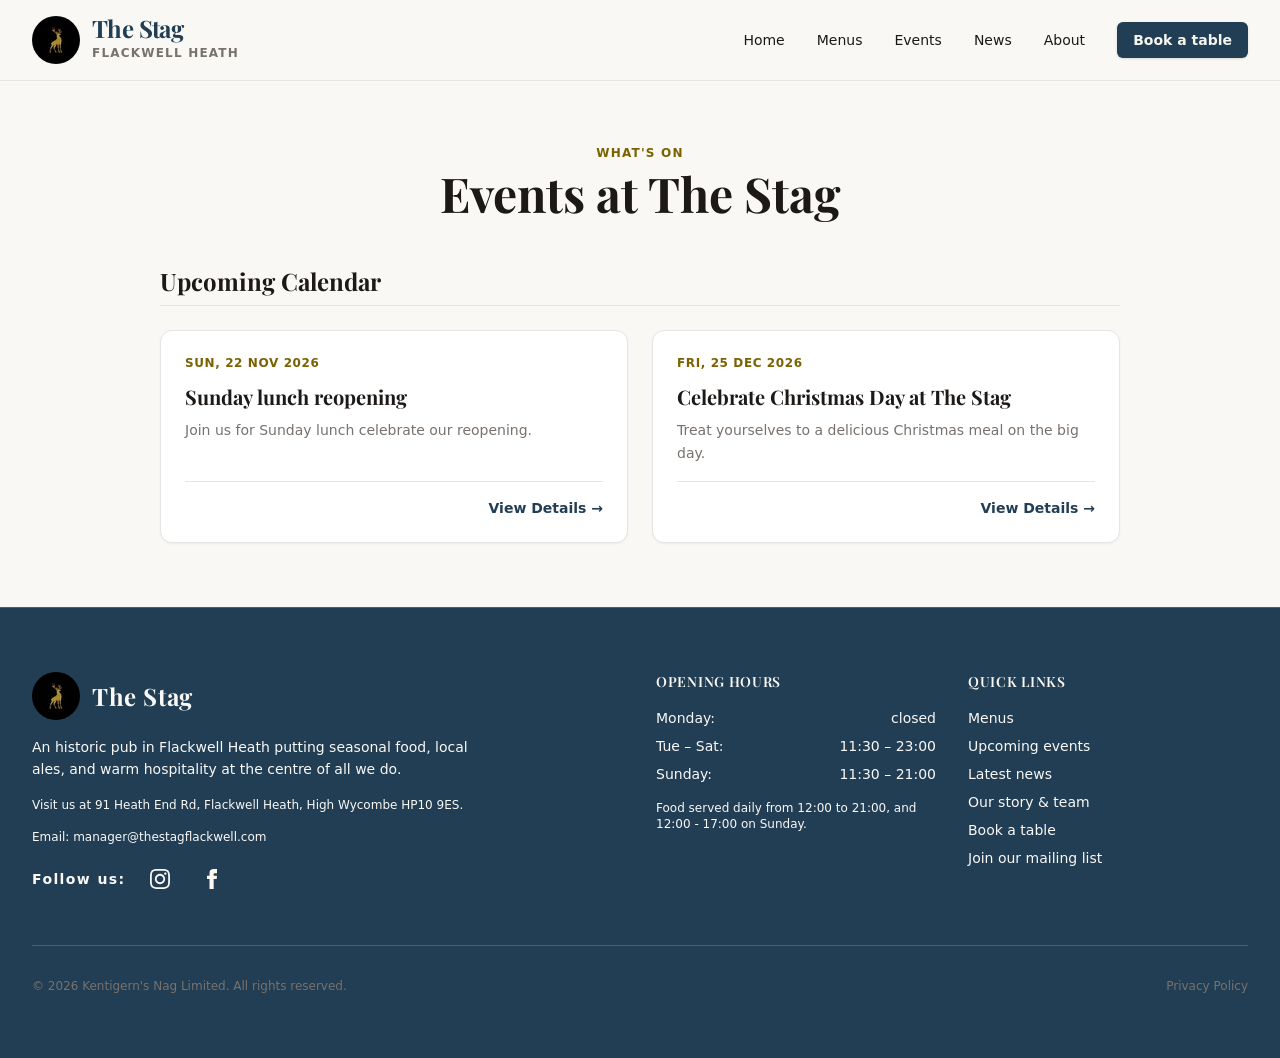
<file: events/index.html>
<!DOCTYPE html><html lang="en" class="scroll-smooth"><head><meta charset="utf-8"><meta name="viewport" content="width=device-width, initial-scale=1.0"><link rel="icon" type="image/png" href="/favicon-96x96.png"><link rel="icon" type="image/svg+xml" href="/favicon.svg"><link rel="icon" href="/favicon.ico"><meta name="generator" content="Astro v7.4.12"><title>Upcoming Events | The Stag</title><meta name="description" content="Discover upcoming events at The Stag."><link rel="preconnect" href="https://fonts.googleapis.com"><link rel="preconnect" href="https://fonts.gstatic.com" crossorigin><link href="https://fonts.googleapis.com/css2?family=Playfair+Display:ital,wght@0,400..900;1,400..900&display=swap" rel="stylesheet"><meta name="astro-view-transitions-enabled" content="true"><meta name="astro-view-transitions-fallback" content="animate"><script type="module" src="/_astro/ClientRouter.astro_astro_type_script_index_0_lang.kFdidLF3.js"></script><link rel="stylesheet" href="/_astro/BaseLayout.NsER3oKe.css"><script type="module" src="/_astro/page.BtBW4zvp.js"></script></head><body class="bg-surface text-copy font-sans min-h-screen flex flex-col selection:bg-accent selection:text-accent-contrast"><!-- Sticky, mobile-friendly header --><header class="sticky top-0 z-50 bg-surface/95 backdrop-blur border-b border-border transition-colors"><div class="max-w-7xl mx-auto px-4 sm:px-6 lg:px-8"><div class="flex items-center justify-between h-20"><a href="/" class="flex items-center gap-3 group"><img src="/_astro/staglogo.CwuBCRP1_1ImVek.webp" alt="The Stag logo" loading="lazy" decoding="async" width="48" height="48" class="w-12 h-12 rounded-full object-cover group-hover:scale-105 transition-transform"><div><span class="font-serif text-2xl font-bold tracking-tight text-primary block leading-none">The Stag</span><span class="text-xs uppercase tracking-widest text-copy-muted font-sans font-semibold">Flackwell Heath</span></div></a><!-- Desktop navigation --><nav class="hidden md:flex items-center gap-8"><a href="/" class="text-sm font-medium text-copy hover:text-accent transition-colors py-1 relative hover:underline underline-offset-4 decoration-accent">Home</a><a href="/menus" class="text-sm font-medium text-copy hover:text-accent transition-colors py-1 relative hover:underline underline-offset-4 decoration-accent">Menus</a><a href="/events" class="text-sm font-medium text-copy hover:text-accent transition-colors py-1 relative hover:underline underline-offset-4 decoration-accent">Events</a><a href="/news" class="text-sm font-medium text-copy hover:text-accent transition-colors py-1 relative hover:underline underline-offset-4 decoration-accent">News</a><a href="/about" class="text-sm font-medium text-copy hover:text-accent transition-colors py-1 relative hover:underline underline-offset-4 decoration-accent">About</a><a href="/book" class="btn-primary">Book a table</a></nav><!-- Mobile navigation disclosure --><div class="md:hidden"><details class="relative group"><summary class="list-none p-2 rounded-md text-copy hover:text-accent hover:bg-surface-raised cursor-pointer focus:outline-none border border-border" aria-label="Toggle navigation menu"><svg class="w-6 h-6 open:hidden block" fill="none" viewBox="0 0 24 24" stroke-width="1.5" stroke="currentColor"><path stroke-linecap="round" stroke-linejoin="round" d="M3.75 6.75h16.5M3.75 12h16.5m-16.5 5.25h16.5"></path></svg></summary><nav class="absolute right-0 mt-2 w-56 p-3 rounded-lg shadow-xl bg-surface-raised border border-border flex flex-col gap-2 z-50 animate-in fade-in"><a href="/" class="px-3 py-2 rounded-md text-sm font-medium text-copy hover:text-accent hover:bg-surface transition-colors">Home</a><a href="/menus" class="px-3 py-2 rounded-md text-sm font-medium text-copy hover:text-accent hover:bg-surface transition-colors">Menus</a><a href="/events" class="px-3 py-2 rounded-md text-sm font-medium text-copy hover:text-accent hover:bg-surface transition-colors">Events</a><a href="/news" class="px-3 py-2 rounded-md text-sm font-medium text-copy hover:text-accent hover:bg-surface transition-colors">News</a><a href="/about" class="px-3 py-2 rounded-md text-sm font-medium text-copy hover:text-accent hover:bg-surface transition-colors">About</a><div class="pt-2 border-t border-border"><a href="/book" class="btn-primary w-full">Book a table</a></div></nav></details></div></div></div></header><!-- Main Content Area --><main class="flex-1"><div class="max-w-5xl mx-auto px-4 sm:px-6 lg:px-8 py-12 lg:py-16 space-y-16"><header class="page-header max-w-2xl mx-auto"><span class="page-kicker">What's on</span><h1 class="page-title">Events at The Stag</h1></header><section><h2 class="font-serif text-2xl font-bold text-copy mb-6 pb-2 border-b border-border">Upcoming Calendar</h2><div class="grid grid-cols-1 md:grid-cols-2 gap-6"><article class="card-interactive flex flex-col p-6 justify-between"><div><div class="flex items-center justify-between gap-2 mb-3"><time datetime="2026-11-22T00:00:00.000Z" class="text-xs font-semibold text-accent uppercase tracking-wider">Sun, 22 Nov 2026</time></div><h3 class="font-serif text-xl font-bold text-copy mb-2 hover:text-accent transition-colors"><a href="/events/opening">Sunday lunch reopening</a></h3><p class="text-copy-muted text-sm leading-relaxed mb-4">Join us for Sunday lunch celebrate our reopening.</p></div><div class="pt-4 border-t border-border flex items-center justify-between text-xs text-copy-muted"><a href="/events/opening" class="action-link ml-auto">View Details &rarr;</a></div></article><article class="card-interactive flex flex-col p-6 justify-between"><div><div class="flex items-center justify-between gap-2 mb-3"><time datetime="2026-12-25T00:00:00.000Z" class="text-xs font-semibold text-accent uppercase tracking-wider">Fri, 25 Dec 2026</time></div><h3 class="font-serif text-xl font-bold text-copy mb-2 hover:text-accent transition-colors"><a href="/events/xmas-day">Celebrate Christmas Day at The Stag</a></h3><p class="text-copy-muted text-sm leading-relaxed mb-4">Treat yourselves to a delicious Christmas meal on the big day.</p></div><div class="pt-4 border-t border-border flex items-center justify-between text-xs text-copy-muted"><a href="/events/xmas-day" class="action-link ml-auto">View Details &rarr;</a></div></article></div></section></div></main><!-- Footer using bg-surface-dark text-copy-inverse --><footer class="bg-surface-dark text-copy-inverse border-t border-border/20"><div class="max-w-7xl mx-auto px-4 sm:px-6 lg:px-8 py-12 lg:py-16"><div class="grid grid-cols-1 md:grid-cols-4 gap-8"><div class="md:col-span-2"><div class="flex items-center gap-3 mb-4"><img src="/_astro/staglogo.CwuBCRP1_1ImVek.webp" alt="The Stag logo" loading="lazy" decoding="async" width="48" height="48" class="w-12 h-12 rounded-full object-cover group-hover:scale-105 transition-transform"><span class="font-serif text-2xl font-bold tracking-wide">The Stag</span></div><p class="max-w-md text-sm leading-relaxed mb-4">An historic pub in Flackwell Heath putting seasonal food, local ales, and warm hospitality at the centre of all we do.</p><p class="text-xs mb-4"><a href="/about#visit-us" class="hover:text-accent transition-colors">Visit us at 91 Heath End Rd, Flackwell Heath, High Wycombe HP10 9ES.</a></p><p class="text-xs mb-4">Email: <a href="mailto:manager@thestagflackwell.com" class="hover:text-accent transition-colors">manager@thestagflackwell.com</a></p><div class="flex items-center gap-4 text-contrast"><span class="text-sm font-semibold tracking-widest">Follow us:</span><a href="https://www.instagram.com/thestagflackwell/" target="_blank" rel="noopener noreferrer" aria-label="Instagram" class="hover:text-accent transition-colors p-2"><svg class="w-5 h-5 fill-current" viewBox="0 0 24 24" aria-hidden="true"><path d="M12 2.163c3.204 0 3.584.012 4.85.07 3.252.148 4.771 1.691 4.919 4.919.058 1.265.069 1.645.069 4.849 0 3.205-.012 3.584-.069 4.849-.149 3.225-1.664 4.771-4.919 4.919-1.266.058-1.644.07-4.85.07-3.204 0-3.584-.012-4.849-.07-3.26-.149-4.771-1.699-4.919-4.92-.058-1.265-.07-1.644-.07-4.849 0-3.204.013-3.583.07-4.849.149-3.227 1.664-4.771 4.919-4.919 1.266-.057 1.645-.069 4.849-.069zm0-2.163c-3.259 0-3.667.014-4.947.072-4.358.2-6.78 2.618-6.98 6.98-.059 1.281-.073 1.689-.073 4.948 0 3.259.014 3.668.072 4.948.2 4.358 2.618 6.78 6.98 6.98 1.281.058 1.689.072 4.948.072 3.259 0 3.668-.014 4.948-.072 4.354-.2 6.782-2.618 6.979-6.98.059-1.28.073-1.689.073-4.948 0-3.259-.014-3.667-.072-4.947-.196-4.354-2.617-6.78-6.979-6.98-1.281-.059-1.69-.073-4.949-.073zm0 5.838c-3.403 0-6.162 2.759-6.162 6.162s2.759 6.163 6.162 6.163 6.162-2.759 6.162-6.163c0-3.403-2.759-6.162-6.162-6.162zm0 10.162c-2.209 0-4-1.79-4-4 0-2.209 1.791-4 4-4s4 1.791 4 4c0 2.21-1.791 4-4 4zm6.406-11.845c-.796 0-1.441.645-1.441 1.44s.645 1.44 1.441 1.44c.795 0 1.439-.645 1.439-1.44s-.644-1.44-1.439-1.44z"></path></svg></a><a href="https://www.facebook.com/profile.php?id=61593123454991" target="_blank" rel="noopener noreferrer" aria-label="Facebook" class="hover:text-accent transition-colors p-2"><svg class="w-5 h-5 fill-current" viewBox="0 0 24 24" aria-hidden="true"><path d="M9 8H6v4h3v12h5V12h3.642L18 8h-4V6.333C14 5.37 14.5 5 15.5 5H18V0h-3.808C10.59 0 9 1.581 9 4.75V8z"></path></svg></a></div></div><div><h3 class="font-serif text-sm font-semibold uppercase tracking-wider mb-4">Opening Hours</h3><ul class="text-sm space-y-2"><li class="flex justify-between"><span>Monday:</span> <span>closed</span></li><li class="flex justify-between"><span>Tue – Sat:</span> <span>11:30 – 23:00</span></li><li class="flex justify-between"><span>Sunday:</span> <span>11:30 – 21:00</span></li><li class="pt-2 text-xs">Food served daily from 12:00 to 21:00, and 12:00 - 17:00 on Sunday.</li></ul></div><div><h3 class="font-serif text-sm font-semibold uppercase tracking-wider mb-4">Quick Links</h3><ul class="text-sm space-y-2"><li><a href="/menus" class="hover:text-accent transition-colors">Menus</a></li><li><a href="/events" class="hover:text-accent transition-colors">Upcoming events</a></li><li><a href="/news" class="hover:text-accent transition-colors">Latest news</a></li><li><a href="/about" class="hover:text-accent transition-colors">Our story & team</a></li><li><a href="/book" class="hover:text-accent transition-colors">Book a table</a></li><li><a href="/join" class="hover:text-accent transition-colors">Join our mailing list</a></li></ul></div></div><div class="mt-12 pt-8 border-t border-border/20 flex flex-col sm:flex-row justify-between items-center text-xs text-copy-muted gap-4"><p>&copy; 2026 Kentigern&apos;s Nag Limited. All rights reserved.</p><div class="flex gap-6"><a href="/privacy" class="hover:text-copy-inverse transition-colors">Privacy Policy</a></div></div></div></footer></body></html>
</file>
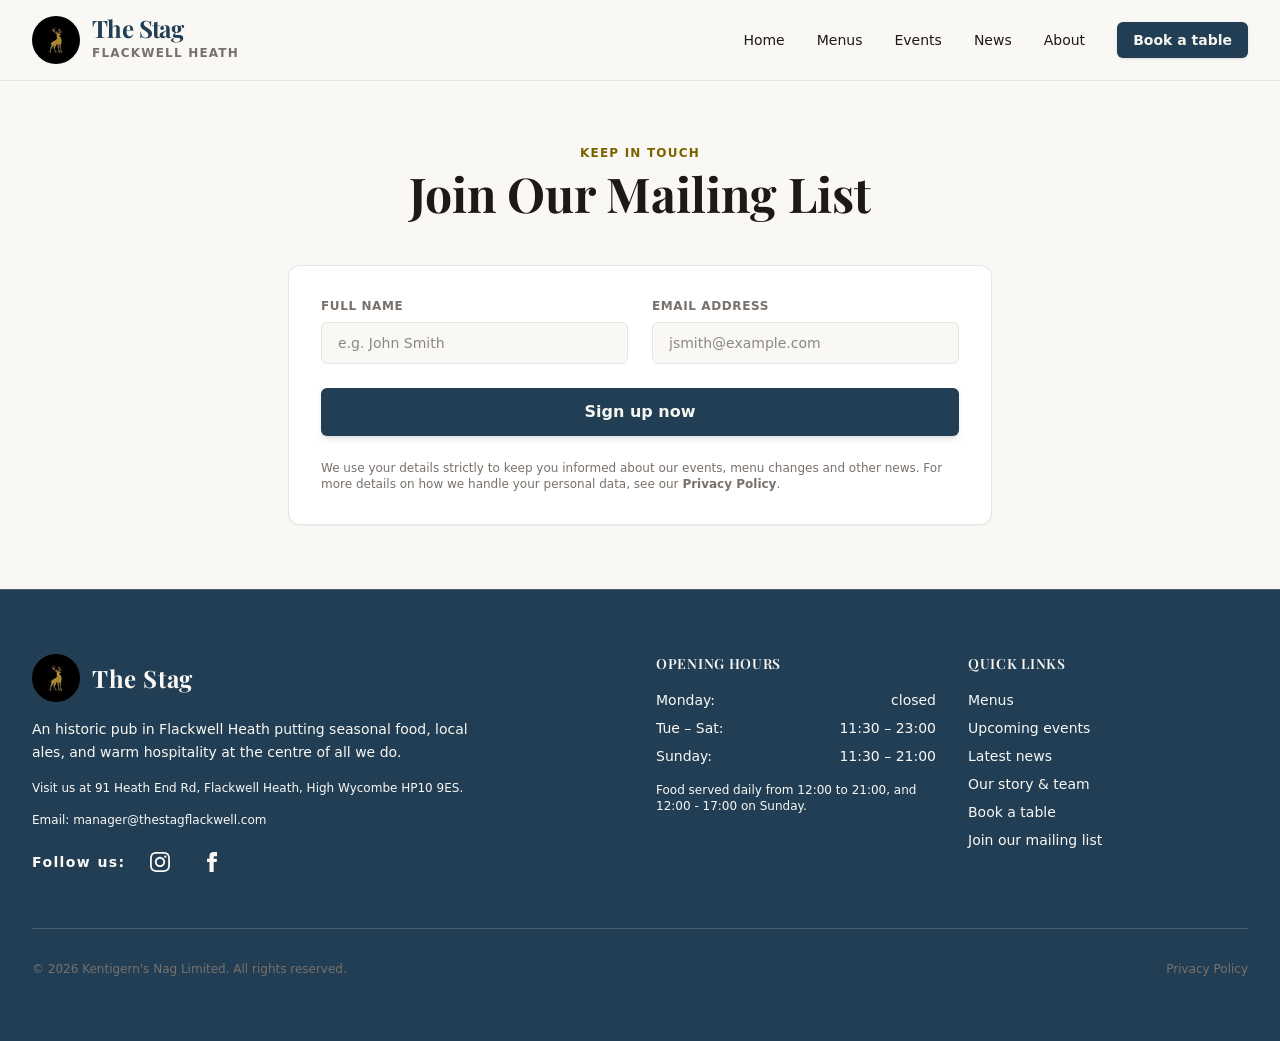
<file: join/index.html>
<!DOCTYPE html><html lang="en" class="scroll-smooth"><head><meta charset="utf-8"><meta name="viewport" content="width=device-width, initial-scale=1.0"><link rel="icon" type="image/png" href="/favicon-96x96.png"><link rel="icon" type="image/svg+xml" href="/favicon.svg"><link rel="icon" href="/favicon.ico"><meta name="generator" content="Astro v7.4.12"><title>Mailing List | The Stag</title><meta name="description" content="Stay updated with our latest news, events, and menu changes."><link rel="preconnect" href="https://fonts.googleapis.com"><link rel="preconnect" href="https://fonts.gstatic.com" crossorigin><link href="https://fonts.googleapis.com/css2?family=Playfair+Display:ital,wght@0,400..900;1,400..900&display=swap" rel="stylesheet"><meta name="astro-view-transitions-enabled" content="true"><meta name="astro-view-transitions-fallback" content="animate"><script type="module" src="/_astro/ClientRouter.astro_astro_type_script_index_0_lang.kFdidLF3.js"></script><style>/*! tailwindcss v4.3.5 | MIT License | https://tailwindcss.com */
@layer properties{@supports (((-webkit-hyphens:none)) and (not (margin-trim:block))) or ((-moz-orient:inline) and (not (color:rgb(from red r g b)))){*,:before,:after,::backdrop{--tw-font-weight:initial;--tw-tracking:initial;--tw-border-style:solid;--tw-shadow:0 0 #0000;--tw-shadow-color:initial;--tw-shadow-alpha:100%;--tw-inset-shadow:0 0 #0000;--tw-inset-shadow-color:initial;--tw-inset-shadow-alpha:100%;--tw-ring-color:initial;--tw-ring-shadow:0 0 #0000;--tw-inset-ring-color:initial;--tw-inset-ring-shadow:0 0 #0000;--tw-ring-inset:initial;--tw-ring-offset-width:0px;--tw-ring-offset-color:#fff;--tw-ring-offset-shadow:0 0 #0000}}}.form-label[data-astro-cid-dtsopnsj]{margin-bottom:calc(var(--spacing,.25rem) * 2);font-size:var(--text-xs,.75rem);line-height:var(--tw-leading,var(--text-xs--line-height,calc(1 / .75)));--tw-font-weight:var(--font-weight-semibold,600);font-weight:var(--font-weight-semibold,600);--tw-tracking:var(--tracking-wider,.05em);letter-spacing:var(--tracking-wider,.05em);color:#78716c;text-transform:uppercase;display:block}.form-input[data-astro-cid-dtsopnsj]{border-radius:var(--radius-md,.375rem);border-style:var(--tw-border-style);width:100%;padding-inline:calc(var(--spacing,.25rem) * 4);padding-block:calc(var(--spacing,.25rem) * 2.5);font-size:var(--text-sm,.875rem);line-height:var(--tw-leading,var(--text-sm--line-height,calc(1.25 / .875)));color:#1c1917;background-color:#faf8f5;border-width:1px;border-color:#e7e5e4}.form-input[data-astro-cid-dtsopnsj]:focus{--tw-ring-shadow:var(--tw-ring-inset, ) 0 0 0 calc(2px + var(--tw-ring-offset-width)) var(--tw-ring-color,currentcolor);box-shadow:var(--tw-inset-shadow), var(--tw-inset-ring-shadow), var(--tw-ring-offset-shadow), var(--tw-ring-shadow), var(--tw-shadow);--tw-ring-color:oklab(50.5386% -.00363319 .103318/.4);--tw-outline-style:none;border-color:#7a6200;outline-style:none}@property --tw-font-weight{syntax:"*";inherits:false}@property --tw-tracking{syntax:"*";inherits:false}@property --tw-border-style{syntax:"*";inherits:false;initial-value:solid}@property --tw-shadow{syntax:"*";inherits:false;initial-value:0 0 #0000}@property --tw-shadow-color{syntax:"*";inherits:false}@property --tw-shadow-alpha{syntax:"<percentage>";inherits:false;initial-value:100%}@property --tw-inset-shadow{syntax:"*";inherits:false;initial-value:0 0 #0000}@property --tw-inset-shadow-color{syntax:"*";inherits:false}@property --tw-inset-shadow-alpha{syntax:"<percentage>";inherits:false;initial-value:100%}@property --tw-ring-color{syntax:"*";inherits:false}@property --tw-ring-shadow{syntax:"*";inherits:false;initial-value:0 0 #0000}@property --tw-inset-ring-color{syntax:"*";inherits:false}@property --tw-inset-ring-shadow{syntax:"*";inherits:false;initial-value:0 0 #0000}@property --tw-ring-inset{syntax:"*";inherits:false}@property --tw-ring-offset-width{syntax:"<length>";inherits:false;initial-value:0}@property --tw-ring-offset-color{syntax:"*";inherits:false;initial-value:#fff}@property --tw-ring-offset-shadow{syntax:"*";inherits:false;initial-value:0 0 #0000}
</style><link rel="stylesheet" href="/_astro/BaseLayout.NsER3oKe.css"><script type="module" src="/_astro/page.BtBW4zvp.js"></script></head><body class="bg-surface text-copy font-sans min-h-screen flex flex-col selection:bg-accent selection:text-accent-contrast"><!-- Sticky, mobile-friendly header --><header class="sticky top-0 z-50 bg-surface/95 backdrop-blur border-b border-border transition-colors"><div class="max-w-7xl mx-auto px-4 sm:px-6 lg:px-8"><div class="flex items-center justify-between h-20"><a href="/" class="flex items-center gap-3 group"><img src="/_astro/staglogo.CwuBCRP1_1ImVek.webp" alt="The Stag logo" loading="lazy" decoding="async" width="48" height="48" class="w-12 h-12 rounded-full object-cover group-hover:scale-105 transition-transform"><div><span class="font-serif text-2xl font-bold tracking-tight text-primary block leading-none">The Stag</span><span class="text-xs uppercase tracking-widest text-copy-muted font-sans font-semibold">Flackwell Heath</span></div></a><!-- Desktop navigation --><nav class="hidden md:flex items-center gap-8"><a href="/" class="text-sm font-medium text-copy hover:text-accent transition-colors py-1 relative hover:underline underline-offset-4 decoration-accent">Home</a><a href="/menus" class="text-sm font-medium text-copy hover:text-accent transition-colors py-1 relative hover:underline underline-offset-4 decoration-accent">Menus</a><a href="/events" class="text-sm font-medium text-copy hover:text-accent transition-colors py-1 relative hover:underline underline-offset-4 decoration-accent">Events</a><a href="/news" class="text-sm font-medium text-copy hover:text-accent transition-colors py-1 relative hover:underline underline-offset-4 decoration-accent">News</a><a href="/about" class="text-sm font-medium text-copy hover:text-accent transition-colors py-1 relative hover:underline underline-offset-4 decoration-accent">About</a><a href="/book" class="btn-primary">Book a table</a></nav><!-- Mobile navigation disclosure --><div class="md:hidden"><details class="relative group"><summary class="list-none p-2 rounded-md text-copy hover:text-accent hover:bg-surface-raised cursor-pointer focus:outline-none border border-border" aria-label="Toggle navigation menu"><svg class="w-6 h-6 open:hidden block" fill="none" viewBox="0 0 24 24" stroke-width="1.5" stroke="currentColor"><path stroke-linecap="round" stroke-linejoin="round" d="M3.75 6.75h16.5M3.75 12h16.5m-16.5 5.25h16.5"></path></svg></summary><nav class="absolute right-0 mt-2 w-56 p-3 rounded-lg shadow-xl bg-surface-raised border border-border flex flex-col gap-2 z-50 animate-in fade-in"><a href="/" class="px-3 py-2 rounded-md text-sm font-medium text-copy hover:text-accent hover:bg-surface transition-colors">Home</a><a href="/menus" class="px-3 py-2 rounded-md text-sm font-medium text-copy hover:text-accent hover:bg-surface transition-colors">Menus</a><a href="/events" class="px-3 py-2 rounded-md text-sm font-medium text-copy hover:text-accent hover:bg-surface transition-colors">Events</a><a href="/news" class="px-3 py-2 rounded-md text-sm font-medium text-copy hover:text-accent hover:bg-surface transition-colors">News</a><a href="/about" class="px-3 py-2 rounded-md text-sm font-medium text-copy hover:text-accent hover:bg-surface transition-colors">About</a><div class="pt-2 border-t border-border"><a href="/book" class="btn-primary w-full">Book a table</a></div></nav></details></div></div></div></header><!-- Main Content Area --><main class="flex-1"><div class="max-w-3xl mx-auto px-4 sm:px-6 lg:px-8 py-12 lg:py-16" data-astro-cid-dtsopnsj><header class="page-header" data-astro-cid-dtsopnsj><span class="page-kicker" data-astro-cid-dtsopnsj>Keep in touch</span><h1 class="page-title" data-astro-cid-dtsopnsj>Join Our Mailing List</h1></header><div class="card p-8" data-astro-cid-dtsopnsj><form class="space-y-6" action="https://formserve.io/f/XH-NchpvKPw" method="POST" data-astro-cid-dtsopnsj><input type="text" name="_honeypot" tabindex="-1" autocomplete="off" style="position:absolute;left:-9999px" data-astro-cid-dtsopnsj><div class="grid grid-cols-1 sm:grid-cols-2 gap-6" data-astro-cid-dtsopnsj><div data-astro-cid-dtsopnsj><label for="name" class="form-label" data-astro-cid-dtsopnsj>Full Name</label><input type="text" id="name" name="name" required class="form-input" placeholder="e.g. John Smith" data-astro-cid-dtsopnsj></div><div data-astro-cid-dtsopnsj><label for="email" class="form-label" data-astro-cid-dtsopnsj>Email Address</label><input type="email" id="email" name="email" required class="form-input" placeholder="jsmith@example.com" data-astro-cid-dtsopnsj></div></div><button type="submit" class="btn-primary-lg w-full" data-astro-cid-dtsopnsj>Sign up now</button><div class="text-xs text-copy-muted" data-astro-cid-dtsopnsj><p data-astro-cid-dtsopnsj>We use your details strictly to  keep you informed about our events, menu changes and other news. For more details on how we handle your personal data, see our&nbsp;<a href="/privacy" class="font-bold hover:text-accent transition-colors" data-astro-cid-dtsopnsj>Privacy&nbsp;Policy</a>.</p></div></form></div></div></main><!-- Footer using bg-surface-dark text-copy-inverse --><footer class="bg-surface-dark text-copy-inverse border-t border-border/20"><div class="max-w-7xl mx-auto px-4 sm:px-6 lg:px-8 py-12 lg:py-16"><div class="grid grid-cols-1 md:grid-cols-4 gap-8"><div class="md:col-span-2"><div class="flex items-center gap-3 mb-4"><img src="/_astro/staglogo.CwuBCRP1_1ImVek.webp" alt="The Stag logo" loading="lazy" decoding="async" width="48" height="48" class="w-12 h-12 rounded-full object-cover group-hover:scale-105 transition-transform"><span class="font-serif text-2xl font-bold tracking-wide">The Stag</span></div><p class="max-w-md text-sm leading-relaxed mb-4">An historic pub in Flackwell Heath putting seasonal food, local ales, and warm hospitality at the centre of all we do.</p><p class="text-xs mb-4"><a href="/about#visit-us" class="hover:text-accent transition-colors">Visit us at 91 Heath End Rd, Flackwell Heath, High Wycombe HP10 9ES.</a></p><p class="text-xs mb-4">Email: <a href="mailto:manager@thestagflackwell.com" class="hover:text-accent transition-colors">manager@thestagflackwell.com</a></p><div class="flex items-center gap-4 text-contrast"><span class="text-sm font-semibold tracking-widest">Follow us:</span><a href="https://www.instagram.com/thestagflackwell/" target="_blank" rel="noopener noreferrer" aria-label="Instagram" class="hover:text-accent transition-colors p-2"><svg class="w-5 h-5 fill-current" viewBox="0 0 24 24" aria-hidden="true"><path d="M12 2.163c3.204 0 3.584.012 4.85.07 3.252.148 4.771 1.691 4.919 4.919.058 1.265.069 1.645.069 4.849 0 3.205-.012 3.584-.069 4.849-.149 3.225-1.664 4.771-4.919 4.919-1.266.058-1.644.07-4.85.07-3.204 0-3.584-.012-4.849-.07-3.26-.149-4.771-1.699-4.919-4.92-.058-1.265-.07-1.644-.07-4.849 0-3.204.013-3.583.07-4.849.149-3.227 1.664-4.771 4.919-4.919 1.266-.057 1.645-.069 4.849-.069zm0-2.163c-3.259 0-3.667.014-4.947.072-4.358.2-6.78 2.618-6.98 6.98-.059 1.281-.073 1.689-.073 4.948 0 3.259.014 3.668.072 4.948.2 4.358 2.618 6.78 6.98 6.98 1.281.058 1.689.072 4.948.072 3.259 0 3.668-.014 4.948-.072 4.354-.2 6.782-2.618 6.979-6.98.059-1.28.073-1.689.073-4.948 0-3.259-.014-3.667-.072-4.947-.196-4.354-2.617-6.78-6.979-6.98-1.281-.059-1.69-.073-4.949-.073zm0 5.838c-3.403 0-6.162 2.759-6.162 6.162s2.759 6.163 6.162 6.163 6.162-2.759 6.162-6.163c0-3.403-2.759-6.162-6.162-6.162zm0 10.162c-2.209 0-4-1.79-4-4 0-2.209 1.791-4 4-4s4 1.791 4 4c0 2.21-1.791 4-4 4zm6.406-11.845c-.796 0-1.441.645-1.441 1.44s.645 1.44 1.441 1.44c.795 0 1.439-.645 1.439-1.44s-.644-1.44-1.439-1.44z"></path></svg></a><a href="https://www.facebook.com/profile.php?id=61593123454991" target="_blank" rel="noopener noreferrer" aria-label="Facebook" class="hover:text-accent transition-colors p-2"><svg class="w-5 h-5 fill-current" viewBox="0 0 24 24" aria-hidden="true"><path d="M9 8H6v4h3v12h5V12h3.642L18 8h-4V6.333C14 5.37 14.5 5 15.5 5H18V0h-3.808C10.59 0 9 1.581 9 4.75V8z"></path></svg></a></div></div><div><h3 class="font-serif text-sm font-semibold uppercase tracking-wider mb-4">Opening Hours</h3><ul class="text-sm space-y-2"><li class="flex justify-between"><span>Monday:</span> <span>closed</span></li><li class="flex justify-between"><span>Tue – Sat:</span> <span>11:30 – 23:00</span></li><li class="flex justify-between"><span>Sunday:</span> <span>11:30 – 21:00</span></li><li class="pt-2 text-xs">Food served daily from 12:00 to 21:00, and 12:00 - 17:00 on Sunday.</li></ul></div><div><h3 class="font-serif text-sm font-semibold uppercase tracking-wider mb-4">Quick Links</h3><ul class="text-sm space-y-2"><li><a href="/menus" class="hover:text-accent transition-colors">Menus</a></li><li><a href="/events" class="hover:text-accent transition-colors">Upcoming events</a></li><li><a href="/news" class="hover:text-accent transition-colors">Latest news</a></li><li><a href="/about" class="hover:text-accent transition-colors">Our story & team</a></li><li><a href="/book" class="hover:text-accent transition-colors">Book a table</a></li><li><a href="/join" class="hover:text-accent transition-colors">Join our mailing list</a></li></ul></div></div><div class="mt-12 pt-8 border-t border-border/20 flex flex-col sm:flex-row justify-between items-center text-xs text-copy-muted gap-4"><p>&copy; 2026 Kentigern&apos;s Nag Limited. All rights reserved.</p><div class="flex gap-6"><a href="/privacy" class="hover:text-copy-inverse transition-colors">Privacy Policy</a></div></div></div></footer></body></html>
</file>
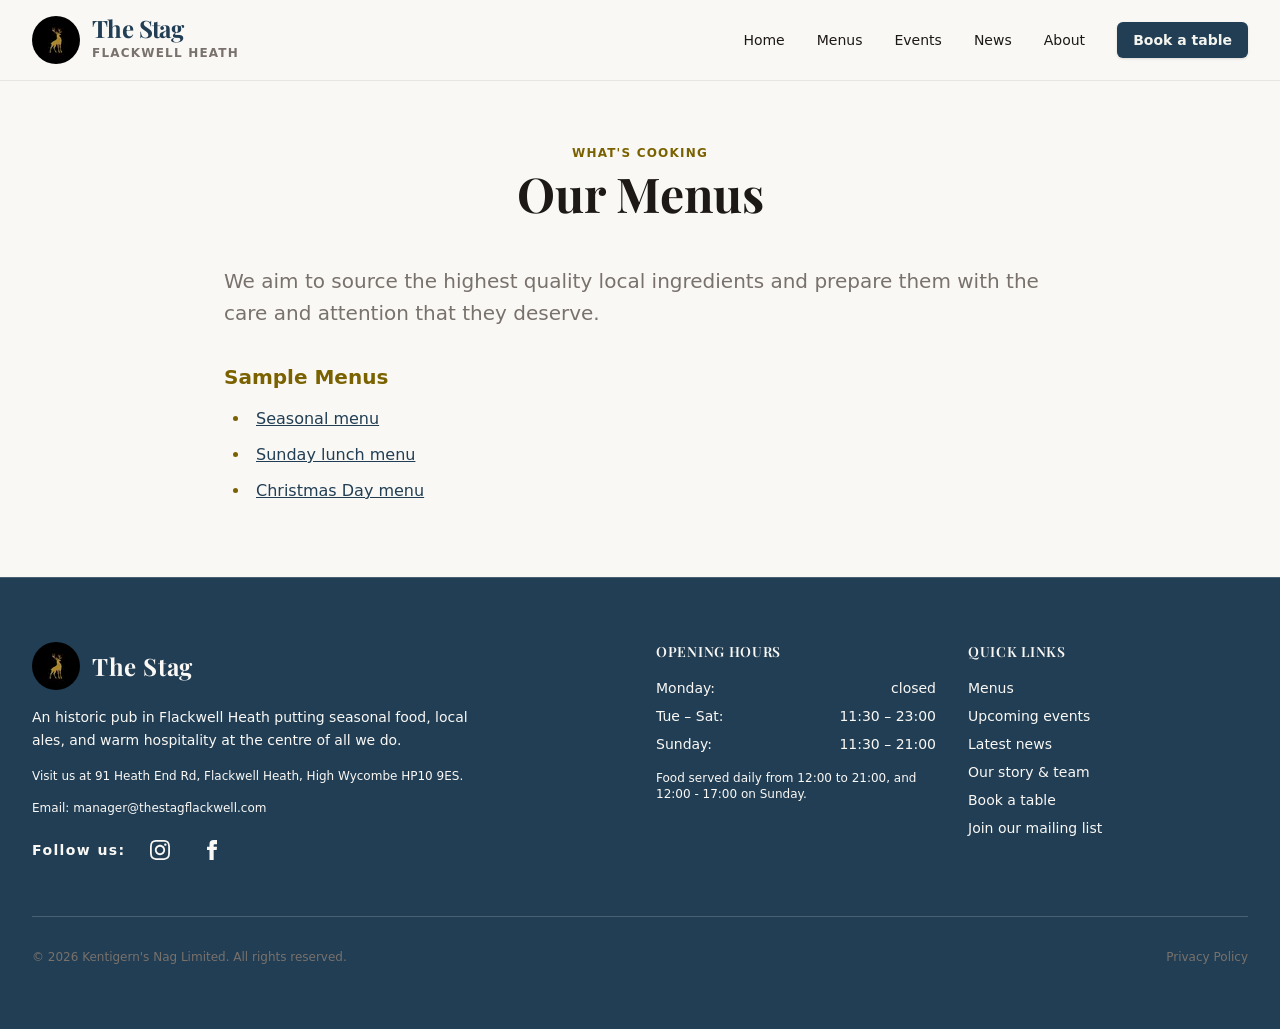
<file: menus/index.html>
<!DOCTYPE html><html lang="en" class="scroll-smooth"><head><meta charset="utf-8"><meta name="viewport" content="width=device-width, initial-scale=1.0"><link rel="icon" type="image/png" href="/favicon-96x96.png"><link rel="icon" type="image/svg+xml" href="/favicon.svg"><link rel="icon" href="/favicon.ico"><meta name="generator" content="Astro v7.4.12"><title>Our Menus | The Stag</title><meta name="description" content="Explore our sample menus for various occasions."><link rel="preconnect" href="https://fonts.googleapis.com"><link rel="preconnect" href="https://fonts.gstatic.com" crossorigin><link href="https://fonts.googleapis.com/css2?family=Playfair+Display:ital,wght@0,400..900;1,400..900&display=swap" rel="stylesheet"><meta name="astro-view-transitions-enabled" content="true"><meta name="astro-view-transitions-fallback" content="animate"><script type="module" src="/_astro/ClientRouter.astro_astro_type_script_index_0_lang.kFdidLF3.js"></script><link rel="stylesheet" href="/_astro/BaseLayout.NsER3oKe.css"><script type="module" src="/_astro/page.BtBW4zvp.js"></script></head><body class="bg-surface text-copy font-sans min-h-screen flex flex-col selection:bg-accent selection:text-accent-contrast"><!-- Sticky, mobile-friendly header --><header class="sticky top-0 z-50 bg-surface/95 backdrop-blur border-b border-border transition-colors"><div class="max-w-7xl mx-auto px-4 sm:px-6 lg:px-8"><div class="flex items-center justify-between h-20"><a href="/" class="flex items-center gap-3 group"><img src="/_astro/staglogo.CwuBCRP1_1ImVek.webp" alt="The Stag logo" loading="lazy" decoding="async" width="48" height="48" class="w-12 h-12 rounded-full object-cover group-hover:scale-105 transition-transform"><div><span class="font-serif text-2xl font-bold tracking-tight text-primary block leading-none">The Stag</span><span class="text-xs uppercase tracking-widest text-copy-muted font-sans font-semibold">Flackwell Heath</span></div></a><!-- Desktop navigation --><nav class="hidden md:flex items-center gap-8"><a href="/" class="text-sm font-medium text-copy hover:text-accent transition-colors py-1 relative hover:underline underline-offset-4 decoration-accent">Home</a><a href="/menus" class="text-sm font-medium text-copy hover:text-accent transition-colors py-1 relative hover:underline underline-offset-4 decoration-accent">Menus</a><a href="/events" class="text-sm font-medium text-copy hover:text-accent transition-colors py-1 relative hover:underline underline-offset-4 decoration-accent">Events</a><a href="/news" class="text-sm font-medium text-copy hover:text-accent transition-colors py-1 relative hover:underline underline-offset-4 decoration-accent">News</a><a href="/about" class="text-sm font-medium text-copy hover:text-accent transition-colors py-1 relative hover:underline underline-offset-4 decoration-accent">About</a><a href="/book" class="btn-primary">Book a table</a></nav><!-- Mobile navigation disclosure --><div class="md:hidden"><details class="relative group"><summary class="list-none p-2 rounded-md text-copy hover:text-accent hover:bg-surface-raised cursor-pointer focus:outline-none border border-border" aria-label="Toggle navigation menu"><svg class="w-6 h-6 open:hidden block" fill="none" viewBox="0 0 24 24" stroke-width="1.5" stroke="currentColor"><path stroke-linecap="round" stroke-linejoin="round" d="M3.75 6.75h16.5M3.75 12h16.5m-16.5 5.25h16.5"></path></svg></summary><nav class="absolute right-0 mt-2 w-56 p-3 rounded-lg shadow-xl bg-surface-raised border border-border flex flex-col gap-2 z-50 animate-in fade-in"><a href="/" class="px-3 py-2 rounded-md text-sm font-medium text-copy hover:text-accent hover:bg-surface transition-colors">Home</a><a href="/menus" class="px-3 py-2 rounded-md text-sm font-medium text-copy hover:text-accent hover:bg-surface transition-colors">Menus</a><a href="/events" class="px-3 py-2 rounded-md text-sm font-medium text-copy hover:text-accent hover:bg-surface transition-colors">Events</a><a href="/news" class="px-3 py-2 rounded-md text-sm font-medium text-copy hover:text-accent hover:bg-surface transition-colors">News</a><a href="/about" class="px-3 py-2 rounded-md text-sm font-medium text-copy hover:text-accent hover:bg-surface transition-colors">About</a><div class="pt-2 border-t border-border"><a href="/book" class="btn-primary w-full">Book a table</a></div></nav></details></div></div></div></header><!-- Main Content Area --><main class="flex-1"><div class="max-w-4xl mx-auto px-4 sm:px-6 lg:px-8 py-12 lg:py-16"><header class="page-header"><span class="page-kicker">What&apos;s cooking</span><h1 class="page-title">Our Menus</h1></header><div class="prose prose-pub max-w-none space-y-6"><p class="lead">We aim to source the highest quality local ingredients and prepare them with the care and attention that they deserve.</p><h3>Sample Menus</h3><ul><li><a href="/SampleMenu.pdf" target="_blank">Seasonal menu</a></li><li><a href="/SundayMenu.pdf" target="_blank">Sunday lunch menu</a></li><li><a href="/XmasDayMenu.pdf" target="_blank">Christmas Day menu</a></li></ul></div></div></main><!-- Footer using bg-surface-dark text-copy-inverse --><footer class="bg-surface-dark text-copy-inverse border-t border-border/20"><div class="max-w-7xl mx-auto px-4 sm:px-6 lg:px-8 py-12 lg:py-16"><div class="grid grid-cols-1 md:grid-cols-4 gap-8"><div class="md:col-span-2"><div class="flex items-center gap-3 mb-4"><img src="/_astro/staglogo.CwuBCRP1_1ImVek.webp" alt="The Stag logo" loading="lazy" decoding="async" width="48" height="48" class="w-12 h-12 rounded-full object-cover group-hover:scale-105 transition-transform"><span class="font-serif text-2xl font-bold tracking-wide">The Stag</span></div><p class="max-w-md text-sm leading-relaxed mb-4">An historic pub in Flackwell Heath putting seasonal food, local ales, and warm hospitality at the centre of all we do.</p><p class="text-xs mb-4"><a href="/about#visit-us" class="hover:text-accent transition-colors">Visit us at 91 Heath End Rd, Flackwell Heath, High Wycombe HP10 9ES.</a></p><p class="text-xs mb-4">Email: <a href="mailto:manager@thestagflackwell.com" class="hover:text-accent transition-colors">manager@thestagflackwell.com</a></p><div class="flex items-center gap-4 text-contrast"><span class="text-sm font-semibold tracking-widest">Follow us:</span><a href="https://www.instagram.com/thestagflackwell/" target="_blank" rel="noopener noreferrer" aria-label="Instagram" class="hover:text-accent transition-colors p-2"><svg class="w-5 h-5 fill-current" viewBox="0 0 24 24" aria-hidden="true"><path d="M12 2.163c3.204 0 3.584.012 4.85.07 3.252.148 4.771 1.691 4.919 4.919.058 1.265.069 1.645.069 4.849 0 3.205-.012 3.584-.069 4.849-.149 3.225-1.664 4.771-4.919 4.919-1.266.058-1.644.07-4.85.07-3.204 0-3.584-.012-4.849-.07-3.26-.149-4.771-1.699-4.919-4.92-.058-1.265-.07-1.644-.07-4.849 0-3.204.013-3.583.07-4.849.149-3.227 1.664-4.771 4.919-4.919 1.266-.057 1.645-.069 4.849-.069zm0-2.163c-3.259 0-3.667.014-4.947.072-4.358.2-6.78 2.618-6.98 6.98-.059 1.281-.073 1.689-.073 4.948 0 3.259.014 3.668.072 4.948.2 4.358 2.618 6.78 6.98 6.98 1.281.058 1.689.072 4.948.072 3.259 0 3.668-.014 4.948-.072 4.354-.2 6.782-2.618 6.979-6.98.059-1.28.073-1.689.073-4.948 0-3.259-.014-3.667-.072-4.947-.196-4.354-2.617-6.78-6.979-6.98-1.281-.059-1.69-.073-4.949-.073zm0 5.838c-3.403 0-6.162 2.759-6.162 6.162s2.759 6.163 6.162 6.163 6.162-2.759 6.162-6.163c0-3.403-2.759-6.162-6.162-6.162zm0 10.162c-2.209 0-4-1.79-4-4 0-2.209 1.791-4 4-4s4 1.791 4 4c0 2.21-1.791 4-4 4zm6.406-11.845c-.796 0-1.441.645-1.441 1.44s.645 1.44 1.441 1.44c.795 0 1.439-.645 1.439-1.44s-.644-1.44-1.439-1.44z"></path></svg></a><a href="https://www.facebook.com/profile.php?id=61593123454991" target="_blank" rel="noopener noreferrer" aria-label="Facebook" class="hover:text-accent transition-colors p-2"><svg class="w-5 h-5 fill-current" viewBox="0 0 24 24" aria-hidden="true"><path d="M9 8H6v4h3v12h5V12h3.642L18 8h-4V6.333C14 5.37 14.5 5 15.5 5H18V0h-3.808C10.59 0 9 1.581 9 4.75V8z"></path></svg></a></div></div><div><h3 class="font-serif text-sm font-semibold uppercase tracking-wider mb-4">Opening Hours</h3><ul class="text-sm space-y-2"><li class="flex justify-between"><span>Monday:</span> <span>closed</span></li><li class="flex justify-between"><span>Tue – Sat:</span> <span>11:30 – 23:00</span></li><li class="flex justify-between"><span>Sunday:</span> <span>11:30 – 21:00</span></li><li class="pt-2 text-xs">Food served daily from 12:00 to 21:00, and 12:00 - 17:00 on Sunday.</li></ul></div><div><h3 class="font-serif text-sm font-semibold uppercase tracking-wider mb-4">Quick Links</h3><ul class="text-sm space-y-2"><li><a href="/menus" class="hover:text-accent transition-colors">Menus</a></li><li><a href="/events" class="hover:text-accent transition-colors">Upcoming events</a></li><li><a href="/news" class="hover:text-accent transition-colors">Latest news</a></li><li><a href="/about" class="hover:text-accent transition-colors">Our story & team</a></li><li><a href="/book" class="hover:text-accent transition-colors">Book a table</a></li><li><a href="/join" class="hover:text-accent transition-colors">Join our mailing list</a></li></ul></div></div><div class="mt-12 pt-8 border-t border-border/20 flex flex-col sm:flex-row justify-between items-center text-xs text-copy-muted gap-4"><p>&copy; 2026 Kentigern&apos;s Nag Limited. All rights reserved.</p><div class="flex gap-6"><a href="/privacy" class="hover:text-copy-inverse transition-colors">Privacy Policy</a></div></div></div></footer></body></html>
</file>
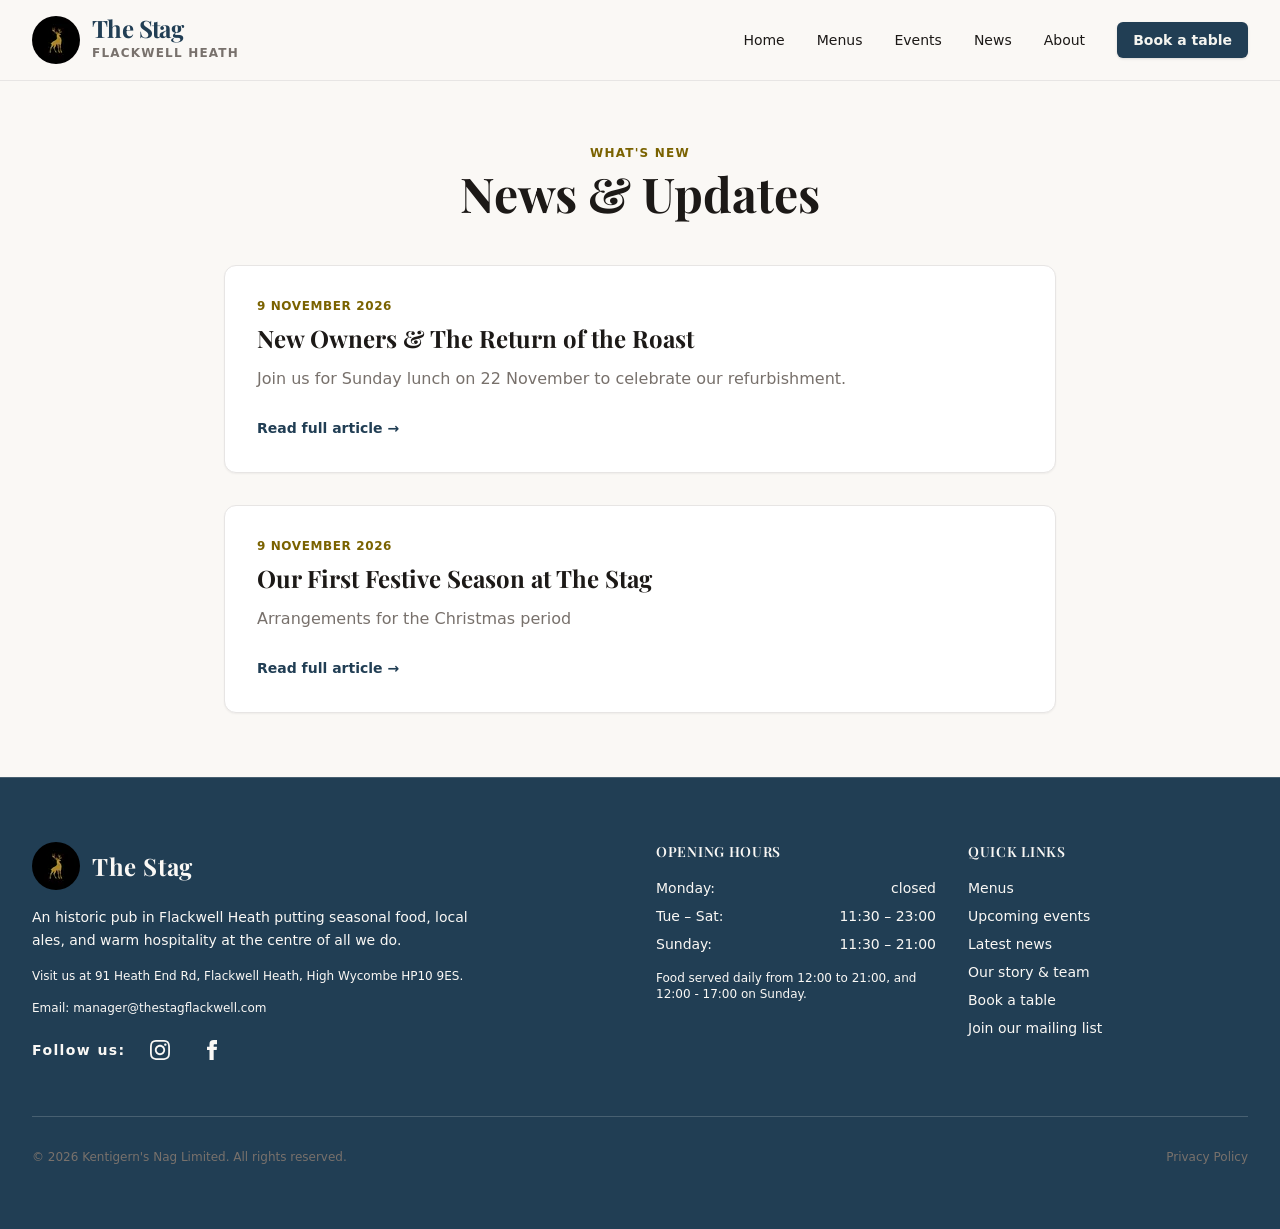
<file: news/index.html>
<!DOCTYPE html><html lang="en" class="scroll-smooth"><head><meta charset="utf-8"><meta name="viewport" content="width=device-width, initial-scale=1.0"><link rel="icon" type="image/png" href="/favicon-96x96.png"><link rel="icon" type="image/svg+xml" href="/favicon.svg"><link rel="icon" href="/favicon.ico"><meta name="generator" content="Astro v7.4.12"><title>Latest News &amp; Cellar Updates | The Stag</title><meta name="description" content="Read the latest announcements, cellar takeovers, and kitchen updates from The Stag."><link rel="preconnect" href="https://fonts.googleapis.com"><link rel="preconnect" href="https://fonts.gstatic.com" crossorigin><link href="https://fonts.googleapis.com/css2?family=Playfair+Display:ital,wght@0,400..900;1,400..900&display=swap" rel="stylesheet"><meta name="astro-view-transitions-enabled" content="true"><meta name="astro-view-transitions-fallback" content="animate"><script type="module" src="/_astro/ClientRouter.astro_astro_type_script_index_0_lang.kFdidLF3.js"></script><link rel="stylesheet" href="/_astro/BaseLayout.NsER3oKe.css"><script type="module" src="/_astro/page.BtBW4zvp.js"></script></head><body class="bg-surface text-copy font-sans min-h-screen flex flex-col selection:bg-accent selection:text-accent-contrast"><!-- Sticky, mobile-friendly header --><header class="sticky top-0 z-50 bg-surface/95 backdrop-blur border-b border-border transition-colors"><div class="max-w-7xl mx-auto px-4 sm:px-6 lg:px-8"><div class="flex items-center justify-between h-20"><a href="/" class="flex items-center gap-3 group"><img src="/_astro/staglogo.CwuBCRP1_1ImVek.webp" alt="The Stag logo" loading="lazy" decoding="async" width="48" height="48" class="w-12 h-12 rounded-full object-cover group-hover:scale-105 transition-transform"><div><span class="font-serif text-2xl font-bold tracking-tight text-primary block leading-none">The Stag</span><span class="text-xs uppercase tracking-widest text-copy-muted font-sans font-semibold">Flackwell Heath</span></div></a><!-- Desktop navigation --><nav class="hidden md:flex items-center gap-8"><a href="/" class="text-sm font-medium text-copy hover:text-accent transition-colors py-1 relative hover:underline underline-offset-4 decoration-accent">Home</a><a href="/menus" class="text-sm font-medium text-copy hover:text-accent transition-colors py-1 relative hover:underline underline-offset-4 decoration-accent">Menus</a><a href="/events" class="text-sm font-medium text-copy hover:text-accent transition-colors py-1 relative hover:underline underline-offset-4 decoration-accent">Events</a><a href="/news" class="text-sm font-medium text-copy hover:text-accent transition-colors py-1 relative hover:underline underline-offset-4 decoration-accent">News</a><a href="/about" class="text-sm font-medium text-copy hover:text-accent transition-colors py-1 relative hover:underline underline-offset-4 decoration-accent">About</a><a href="/book" class="btn-primary">Book a table</a></nav><!-- Mobile navigation disclosure --><div class="md:hidden"><details class="relative group"><summary class="list-none p-2 rounded-md text-copy hover:text-accent hover:bg-surface-raised cursor-pointer focus:outline-none border border-border" aria-label="Toggle navigation menu"><svg class="w-6 h-6 open:hidden block" fill="none" viewBox="0 0 24 24" stroke-width="1.5" stroke="currentColor"><path stroke-linecap="round" stroke-linejoin="round" d="M3.75 6.75h16.5M3.75 12h16.5m-16.5 5.25h16.5"></path></svg></summary><nav class="absolute right-0 mt-2 w-56 p-3 rounded-lg shadow-xl bg-surface-raised border border-border flex flex-col gap-2 z-50 animate-in fade-in"><a href="/" class="px-3 py-2 rounded-md text-sm font-medium text-copy hover:text-accent hover:bg-surface transition-colors">Home</a><a href="/menus" class="px-3 py-2 rounded-md text-sm font-medium text-copy hover:text-accent hover:bg-surface transition-colors">Menus</a><a href="/events" class="px-3 py-2 rounded-md text-sm font-medium text-copy hover:text-accent hover:bg-surface transition-colors">Events</a><a href="/news" class="px-3 py-2 rounded-md text-sm font-medium text-copy hover:text-accent hover:bg-surface transition-colors">News</a><a href="/about" class="px-3 py-2 rounded-md text-sm font-medium text-copy hover:text-accent hover:bg-surface transition-colors">About</a><div class="pt-2 border-t border-border"><a href="/book" class="btn-primary w-full">Book a table</a></div></nav></details></div></div></div></header><!-- Main Content Area --><main class="flex-1"><div class="max-w-4xl mx-auto px-4 sm:px-6 lg:px-8 py-12 lg:py-16"><header class="page-header"><span class="page-kicker">What's new</span><h1 class="page-title">News & Updates</h1></header><div class="space-y-8"><article class="card-interactive p-6 sm:p-8"><time datetime="2026-11-09T00:00:00.000Z" class="text-xs font-semibold text-accent uppercase tracking-wider block mb-2">9 November 2026</time><h2 class="font-serif text-2xl font-bold text-copy mb-3 hover:text-accent transition-colors"><a href="/news/opening">New Owners &amp; The Return of the Roast</a></h2><p class="text-copy-muted text-base leading-relaxed mb-6">Join us for Sunday lunch on 22 November to celebrate our refurbishment.</p><a href="/news/opening" class="action-link">Read full article &rarr;</a></article><article class="card-interactive p-6 sm:p-8"><time datetime="2026-11-09T00:00:00.000Z" class="text-xs font-semibold text-accent uppercase tracking-wider block mb-2">9 November 2026</time><h2 class="font-serif text-2xl font-bold text-copy mb-3 hover:text-accent transition-colors"><a href="/news/festive">Our First Festive Season at The Stag</a></h2><p class="text-copy-muted text-base leading-relaxed mb-6">Arrangements for the Christmas period</p><a href="/news/festive" class="action-link">Read full article &rarr;</a></article></div></div></main><!-- Footer using bg-surface-dark text-copy-inverse --><footer class="bg-surface-dark text-copy-inverse border-t border-border/20"><div class="max-w-7xl mx-auto px-4 sm:px-6 lg:px-8 py-12 lg:py-16"><div class="grid grid-cols-1 md:grid-cols-4 gap-8"><div class="md:col-span-2"><div class="flex items-center gap-3 mb-4"><img src="/_astro/staglogo.CwuBCRP1_1ImVek.webp" alt="The Stag logo" loading="lazy" decoding="async" width="48" height="48" class="w-12 h-12 rounded-full object-cover group-hover:scale-105 transition-transform"><span class="font-serif text-2xl font-bold tracking-wide">The Stag</span></div><p class="max-w-md text-sm leading-relaxed mb-4">An historic pub in Flackwell Heath putting seasonal food, local ales, and warm hospitality at the centre of all we do.</p><p class="text-xs mb-4"><a href="/about#visit-us" class="hover:text-accent transition-colors">Visit us at 91 Heath End Rd, Flackwell Heath, High Wycombe HP10 9ES.</a></p><p class="text-xs mb-4">Email: <a href="mailto:manager@thestagflackwell.com" class="hover:text-accent transition-colors">manager@thestagflackwell.com</a></p><div class="flex items-center gap-4 text-contrast"><span class="text-sm font-semibold tracking-widest">Follow us:</span><a href="https://www.instagram.com/thestagflackwell/" target="_blank" rel="noopener noreferrer" aria-label="Instagram" class="hover:text-accent transition-colors p-2"><svg class="w-5 h-5 fill-current" viewBox="0 0 24 24" aria-hidden="true"><path d="M12 2.163c3.204 0 3.584.012 4.85.07 3.252.148 4.771 1.691 4.919 4.919.058 1.265.069 1.645.069 4.849 0 3.205-.012 3.584-.069 4.849-.149 3.225-1.664 4.771-4.919 4.919-1.266.058-1.644.07-4.85.07-3.204 0-3.584-.012-4.849-.07-3.26-.149-4.771-1.699-4.919-4.92-.058-1.265-.07-1.644-.07-4.849 0-3.204.013-3.583.07-4.849.149-3.227 1.664-4.771 4.919-4.919 1.266-.057 1.645-.069 4.849-.069zm0-2.163c-3.259 0-3.667.014-4.947.072-4.358.2-6.78 2.618-6.98 6.98-.059 1.281-.073 1.689-.073 4.948 0 3.259.014 3.668.072 4.948.2 4.358 2.618 6.78 6.98 6.98 1.281.058 1.689.072 4.948.072 3.259 0 3.668-.014 4.948-.072 4.354-.2 6.782-2.618 6.979-6.98.059-1.28.073-1.689.073-4.948 0-3.259-.014-3.667-.072-4.947-.196-4.354-2.617-6.78-6.979-6.98-1.281-.059-1.69-.073-4.949-.073zm0 5.838c-3.403 0-6.162 2.759-6.162 6.162s2.759 6.163 6.162 6.163 6.162-2.759 6.162-6.163c0-3.403-2.759-6.162-6.162-6.162zm0 10.162c-2.209 0-4-1.79-4-4 0-2.209 1.791-4 4-4s4 1.791 4 4c0 2.21-1.791 4-4 4zm6.406-11.845c-.796 0-1.441.645-1.441 1.44s.645 1.44 1.441 1.44c.795 0 1.439-.645 1.439-1.44s-.644-1.44-1.439-1.44z"></path></svg></a><a href="https://www.facebook.com/profile.php?id=61593123454991" target="_blank" rel="noopener noreferrer" aria-label="Facebook" class="hover:text-accent transition-colors p-2"><svg class="w-5 h-5 fill-current" viewBox="0 0 24 24" aria-hidden="true"><path d="M9 8H6v4h3v12h5V12h3.642L18 8h-4V6.333C14 5.37 14.5 5 15.5 5H18V0h-3.808C10.59 0 9 1.581 9 4.75V8z"></path></svg></a></div></div><div><h3 class="font-serif text-sm font-semibold uppercase tracking-wider mb-4">Opening Hours</h3><ul class="text-sm space-y-2"><li class="flex justify-between"><span>Monday:</span> <span>closed</span></li><li class="flex justify-between"><span>Tue – Sat:</span> <span>11:30 – 23:00</span></li><li class="flex justify-between"><span>Sunday:</span> <span>11:30 – 21:00</span></li><li class="pt-2 text-xs">Food served daily from 12:00 to 21:00, and 12:00 - 17:00 on Sunday.</li></ul></div><div><h3 class="font-serif text-sm font-semibold uppercase tracking-wider mb-4">Quick Links</h3><ul class="text-sm space-y-2"><li><a href="/menus" class="hover:text-accent transition-colors">Menus</a></li><li><a href="/events" class="hover:text-accent transition-colors">Upcoming events</a></li><li><a href="/news" class="hover:text-accent transition-colors">Latest news</a></li><li><a href="/about" class="hover:text-accent transition-colors">Our story & team</a></li><li><a href="/book" class="hover:text-accent transition-colors">Book a table</a></li><li><a href="/join" class="hover:text-accent transition-colors">Join our mailing list</a></li></ul></div></div><div class="mt-12 pt-8 border-t border-border/20 flex flex-col sm:flex-row justify-between items-center text-xs text-copy-muted gap-4"><p>&copy; 2026 Kentigern&apos;s Nag Limited. All rights reserved.</p><div class="flex gap-6"><a href="/privacy" class="hover:text-copy-inverse transition-colors">Privacy Policy</a></div></div></div></footer></body></html>
</file>
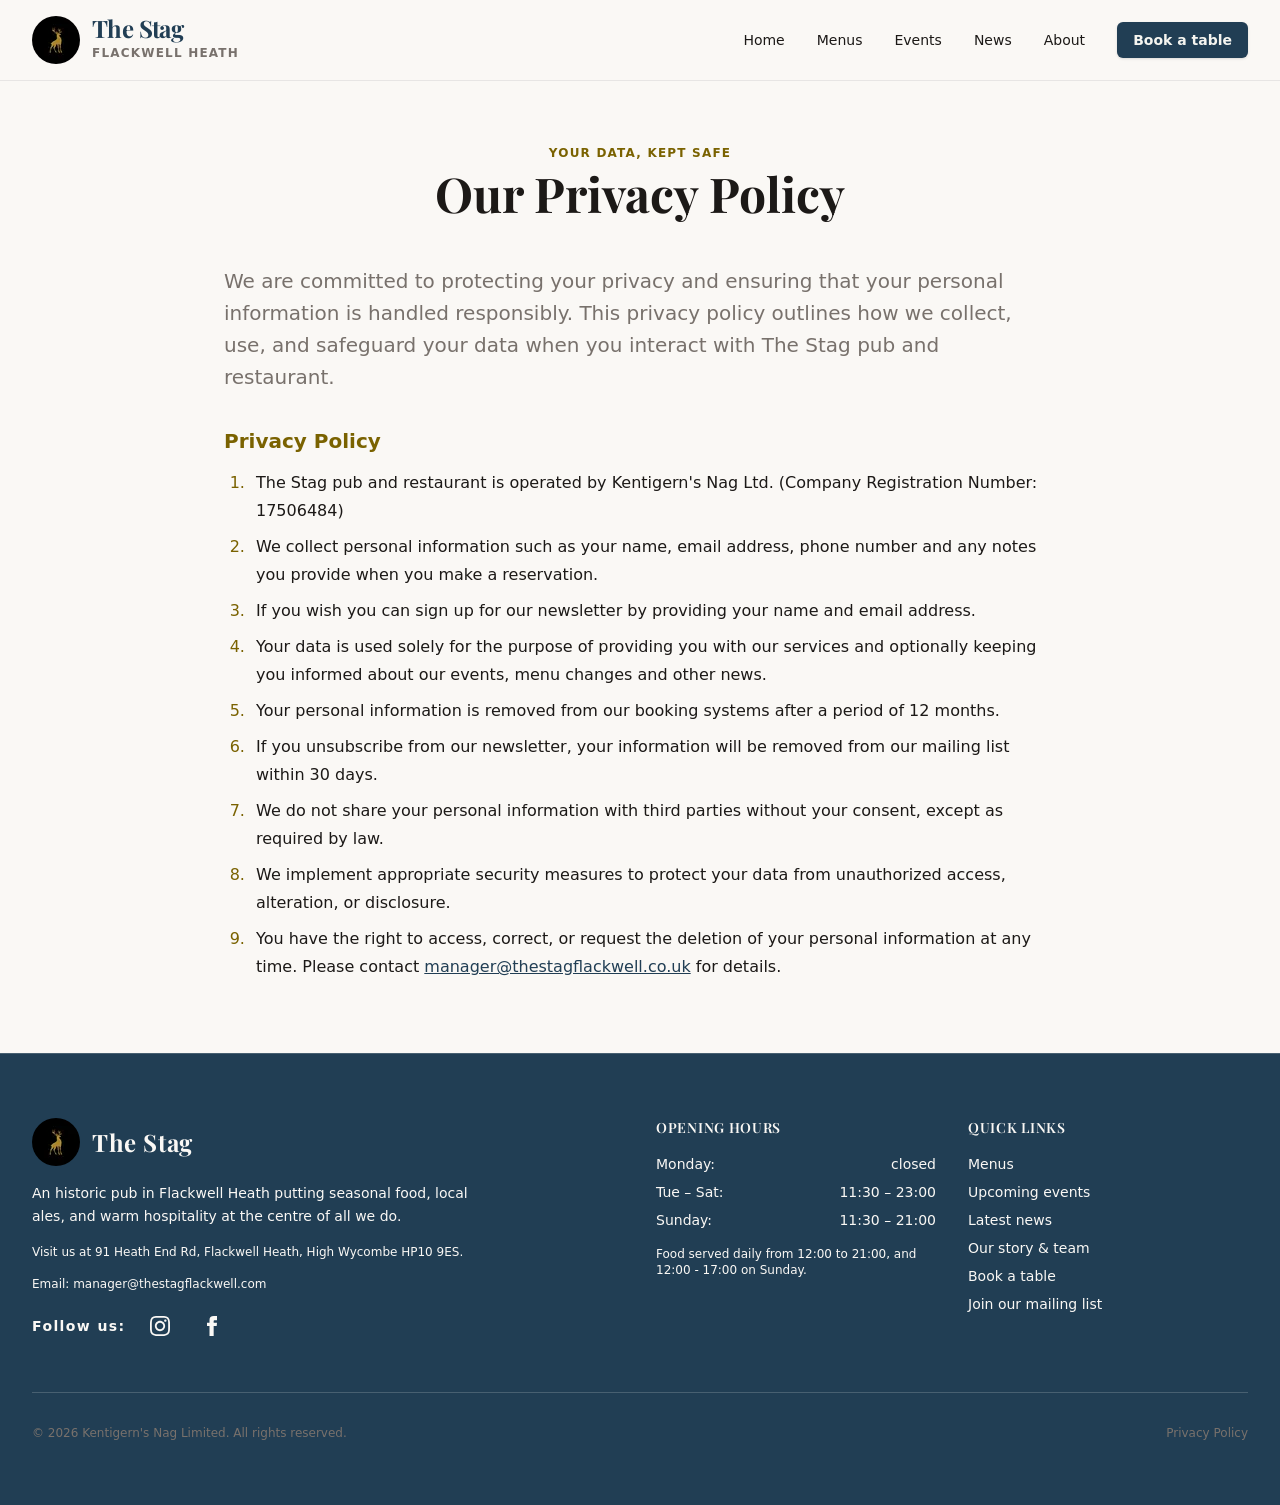
<file: privacy/index.html>
<!DOCTYPE html><html lang="en" class="scroll-smooth"><head><meta charset="utf-8"><meta name="viewport" content="width=device-width, initial-scale=1.0"><link rel="icon" type="image/png" href="/favicon-96x96.png"><link rel="icon" type="image/svg+xml" href="/favicon.svg"><link rel="icon" href="/favicon.ico"><meta name="generator" content="Astro v7.4.12"><title>Our Privacy Policy | The Stag</title><meta name="description" content="Learn how we handle your personal information."><link rel="preconnect" href="https://fonts.googleapis.com"><link rel="preconnect" href="https://fonts.gstatic.com" crossorigin><link href="https://fonts.googleapis.com/css2?family=Playfair+Display:ital,wght@0,400..900;1,400..900&display=swap" rel="stylesheet"><meta name="astro-view-transitions-enabled" content="true"><meta name="astro-view-transitions-fallback" content="animate"><script type="module" src="/_astro/ClientRouter.astro_astro_type_script_index_0_lang.kFdidLF3.js"></script><link rel="stylesheet" href="/_astro/BaseLayout.NsER3oKe.css"><script type="module" src="/_astro/page.BtBW4zvp.js"></script></head><body class="bg-surface text-copy font-sans min-h-screen flex flex-col selection:bg-accent selection:text-accent-contrast"><!-- Sticky, mobile-friendly header --><header class="sticky top-0 z-50 bg-surface/95 backdrop-blur border-b border-border transition-colors"><div class="max-w-7xl mx-auto px-4 sm:px-6 lg:px-8"><div class="flex items-center justify-between h-20"><a href="/" class="flex items-center gap-3 group"><img src="/_astro/staglogo.CwuBCRP1_1ImVek.webp" alt="The Stag logo" loading="lazy" decoding="async" width="48" height="48" class="w-12 h-12 rounded-full object-cover group-hover:scale-105 transition-transform"><div><span class="font-serif text-2xl font-bold tracking-tight text-primary block leading-none">The Stag</span><span class="text-xs uppercase tracking-widest text-copy-muted font-sans font-semibold">Flackwell Heath</span></div></a><!-- Desktop navigation --><nav class="hidden md:flex items-center gap-8"><a href="/" class="text-sm font-medium text-copy hover:text-accent transition-colors py-1 relative hover:underline underline-offset-4 decoration-accent">Home</a><a href="/menus" class="text-sm font-medium text-copy hover:text-accent transition-colors py-1 relative hover:underline underline-offset-4 decoration-accent">Menus</a><a href="/events" class="text-sm font-medium text-copy hover:text-accent transition-colors py-1 relative hover:underline underline-offset-4 decoration-accent">Events</a><a href="/news" class="text-sm font-medium text-copy hover:text-accent transition-colors py-1 relative hover:underline underline-offset-4 decoration-accent">News</a><a href="/about" class="text-sm font-medium text-copy hover:text-accent transition-colors py-1 relative hover:underline underline-offset-4 decoration-accent">About</a><a href="/book" class="btn-primary">Book a table</a></nav><!-- Mobile navigation disclosure --><div class="md:hidden"><details class="relative group"><summary class="list-none p-2 rounded-md text-copy hover:text-accent hover:bg-surface-raised cursor-pointer focus:outline-none border border-border" aria-label="Toggle navigation menu"><svg class="w-6 h-6 open:hidden block" fill="none" viewBox="0 0 24 24" stroke-width="1.5" stroke="currentColor"><path stroke-linecap="round" stroke-linejoin="round" d="M3.75 6.75h16.5M3.75 12h16.5m-16.5 5.25h16.5"></path></svg></summary><nav class="absolute right-0 mt-2 w-56 p-3 rounded-lg shadow-xl bg-surface-raised border border-border flex flex-col gap-2 z-50 animate-in fade-in"><a href="/" class="px-3 py-2 rounded-md text-sm font-medium text-copy hover:text-accent hover:bg-surface transition-colors">Home</a><a href="/menus" class="px-3 py-2 rounded-md text-sm font-medium text-copy hover:text-accent hover:bg-surface transition-colors">Menus</a><a href="/events" class="px-3 py-2 rounded-md text-sm font-medium text-copy hover:text-accent hover:bg-surface transition-colors">Events</a><a href="/news" class="px-3 py-2 rounded-md text-sm font-medium text-copy hover:text-accent hover:bg-surface transition-colors">News</a><a href="/about" class="px-3 py-2 rounded-md text-sm font-medium text-copy hover:text-accent hover:bg-surface transition-colors">About</a><div class="pt-2 border-t border-border"><a href="/book" class="btn-primary w-full">Book a table</a></div></nav></details></div></div></div></header><!-- Main Content Area --><main class="flex-1"><div class="max-w-4xl mx-auto px-4 sm:px-6 lg:px-8 py-12 lg:py-16"><header class="page-header"><span class="page-kicker">Your data, kept safe</span><h1 class="page-title">Our Privacy Policy</h1></header><div class="prose prose-pub max-w-none space-y-6"><p class="lead">We are committed to protecting your privacy and ensuring that your personal information is handled responsibly. This privacy policy outlines how we collect, use, and safeguard your data when you interact with The Stag pub and restaurant.</p><h3>Privacy Policy</h3><ol><li>The Stag pub and restaurant is operated by Kentigern's Nag Ltd. (Company Registration Number: 17506484)</li><li>We collect personal information such as your name, email address, phone number and any notes you provide when you make a reservation.</li><li>If you wish you can sign up for our newsletter by providing your name and email address.</li><li>Your data is used solely for the purpose of providing you with our services and optionally keeping you informed about our events, menu changes and other news.</li><li>Your personal information is removed from our booking systems after a period of 12 months.</li><li>If you unsubscribe from our newsletter, your information will be removed from our mailing list within 30 days.</li><li>We do not share your personal information with third parties without your consent, except as required by law.</li><li>We implement appropriate security measures to protect your data from unauthorized access, alteration, or disclosure.</li><li>You have the right to access, correct, or request the deletion of your personal information at any time. Please contact <a href="mailto:manager@thestagflackwell.co.uk">manager@thestagflackwell.co.uk</a> for details.</li></ol></div></div></main><!-- Footer using bg-surface-dark text-copy-inverse --><footer class="bg-surface-dark text-copy-inverse border-t border-border/20"><div class="max-w-7xl mx-auto px-4 sm:px-6 lg:px-8 py-12 lg:py-16"><div class="grid grid-cols-1 md:grid-cols-4 gap-8"><div class="md:col-span-2"><div class="flex items-center gap-3 mb-4"><img src="/_astro/staglogo.CwuBCRP1_1ImVek.webp" alt="The Stag logo" loading="lazy" decoding="async" width="48" height="48" class="w-12 h-12 rounded-full object-cover group-hover:scale-105 transition-transform"><span class="font-serif text-2xl font-bold tracking-wide">The Stag</span></div><p class="max-w-md text-sm leading-relaxed mb-4">An historic pub in Flackwell Heath putting seasonal food, local ales, and warm hospitality at the centre of all we do.</p><p class="text-xs mb-4"><a href="/about#visit-us" class="hover:text-accent transition-colors">Visit us at 91 Heath End Rd, Flackwell Heath, High Wycombe HP10 9ES.</a></p><p class="text-xs mb-4">Email: <a href="mailto:manager@thestagflackwell.com" class="hover:text-accent transition-colors">manager@thestagflackwell.com</a></p><div class="flex items-center gap-4 text-contrast"><span class="text-sm font-semibold tracking-widest">Follow us:</span><a href="https://www.instagram.com/thestagflackwell/" target="_blank" rel="noopener noreferrer" aria-label="Instagram" class="hover:text-accent transition-colors p-2"><svg class="w-5 h-5 fill-current" viewBox="0 0 24 24" aria-hidden="true"><path d="M12 2.163c3.204 0 3.584.012 4.85.07 3.252.148 4.771 1.691 4.919 4.919.058 1.265.069 1.645.069 4.849 0 3.205-.012 3.584-.069 4.849-.149 3.225-1.664 4.771-4.919 4.919-1.266.058-1.644.07-4.85.07-3.204 0-3.584-.012-4.849-.07-3.26-.149-4.771-1.699-4.919-4.92-.058-1.265-.07-1.644-.07-4.849 0-3.204.013-3.583.07-4.849.149-3.227 1.664-4.771 4.919-4.919 1.266-.057 1.645-.069 4.849-.069zm0-2.163c-3.259 0-3.667.014-4.947.072-4.358.2-6.78 2.618-6.98 6.98-.059 1.281-.073 1.689-.073 4.948 0 3.259.014 3.668.072 4.948.2 4.358 2.618 6.78 6.98 6.98 1.281.058 1.689.072 4.948.072 3.259 0 3.668-.014 4.948-.072 4.354-.2 6.782-2.618 6.979-6.98.059-1.28.073-1.689.073-4.948 0-3.259-.014-3.667-.072-4.947-.196-4.354-2.617-6.78-6.979-6.98-1.281-.059-1.69-.073-4.949-.073zm0 5.838c-3.403 0-6.162 2.759-6.162 6.162s2.759 6.163 6.162 6.163 6.162-2.759 6.162-6.163c0-3.403-2.759-6.162-6.162-6.162zm0 10.162c-2.209 0-4-1.79-4-4 0-2.209 1.791-4 4-4s4 1.791 4 4c0 2.21-1.791 4-4 4zm6.406-11.845c-.796 0-1.441.645-1.441 1.44s.645 1.44 1.441 1.44c.795 0 1.439-.645 1.439-1.44s-.644-1.44-1.439-1.44z"></path></svg></a><a href="https://www.facebook.com/profile.php?id=61593123454991" target="_blank" rel="noopener noreferrer" aria-label="Facebook" class="hover:text-accent transition-colors p-2"><svg class="w-5 h-5 fill-current" viewBox="0 0 24 24" aria-hidden="true"><path d="M9 8H6v4h3v12h5V12h3.642L18 8h-4V6.333C14 5.37 14.5 5 15.5 5H18V0h-3.808C10.59 0 9 1.581 9 4.75V8z"></path></svg></a></div></div><div><h3 class="font-serif text-sm font-semibold uppercase tracking-wider mb-4">Opening Hours</h3><ul class="text-sm space-y-2"><li class="flex justify-between"><span>Monday:</span> <span>closed</span></li><li class="flex justify-between"><span>Tue – Sat:</span> <span>11:30 – 23:00</span></li><li class="flex justify-between"><span>Sunday:</span> <span>11:30 – 21:00</span></li><li class="pt-2 text-xs">Food served daily from 12:00 to 21:00, and 12:00 - 17:00 on Sunday.</li></ul></div><div><h3 class="font-serif text-sm font-semibold uppercase tracking-wider mb-4">Quick Links</h3><ul class="text-sm space-y-2"><li><a href="/menus" class="hover:text-accent transition-colors">Menus</a></li><li><a href="/events" class="hover:text-accent transition-colors">Upcoming events</a></li><li><a href="/news" class="hover:text-accent transition-colors">Latest news</a></li><li><a href="/about" class="hover:text-accent transition-colors">Our story & team</a></li><li><a href="/book" class="hover:text-accent transition-colors">Book a table</a></li><li><a href="/join" class="hover:text-accent transition-colors">Join our mailing list</a></li></ul></div></div><div class="mt-12 pt-8 border-t border-border/20 flex flex-col sm:flex-row justify-between items-center text-xs text-copy-muted gap-4"><p>&copy; 2026 Kentigern&apos;s Nag Limited. All rights reserved.</p><div class="flex gap-6"><a href="/privacy" class="hover:text-copy-inverse transition-colors">Privacy Policy</a></div></div></div></footer></body></html>
</file>
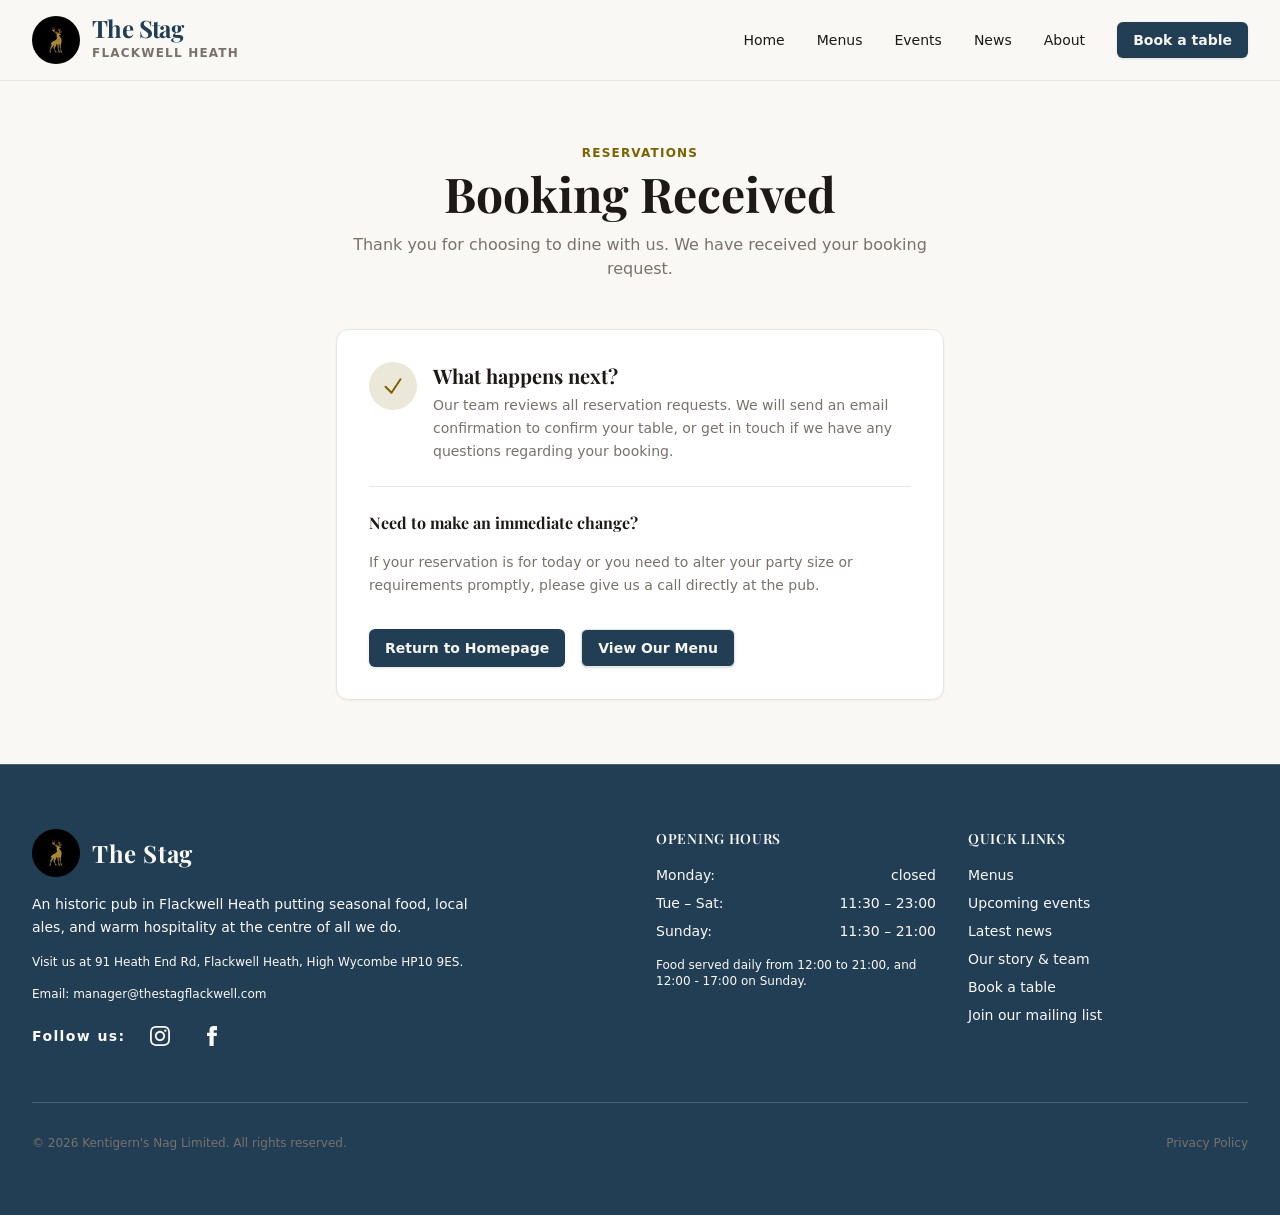
<file: book/confirmation/index.html>
<!DOCTYPE html><html lang="en" class="scroll-smooth"><head><meta charset="utf-8"><meta name="viewport" content="width=device-width, initial-scale=1.0"><link rel="icon" type="image/png" href="/favicon-96x96.png"><link rel="icon" type="image/svg+xml" href="/favicon.svg"><link rel="icon" href="/favicon.ico"><meta name="generator" content="Astro v7.4.12"><title>Booking Request Received | The Stag</title><meta name="description" content="Thank you for your table reservation request at The Stag."><link rel="preconnect" href="https://fonts.googleapis.com"><link rel="preconnect" href="https://fonts.gstatic.com" crossorigin><link href="https://fonts.googleapis.com/css2?family=Playfair+Display:ital,wght@0,400..900;1,400..900&display=swap" rel="stylesheet"><meta name="astro-view-transitions-enabled" content="true"><meta name="astro-view-transitions-fallback" content="animate"><script type="module" src="/_astro/ClientRouter.astro_astro_type_script_index_0_lang.kFdidLF3.js"></script><link rel="stylesheet" href="/_astro/BaseLayout.NsER3oKe.css"><script type="module" src="/_astro/page.BtBW4zvp.js"></script></head><body class="bg-surface text-copy font-sans min-h-screen flex flex-col selection:bg-accent selection:text-accent-contrast"><!-- Sticky, mobile-friendly header --><header class="sticky top-0 z-50 bg-surface/95 backdrop-blur border-b border-border transition-colors"><div class="max-w-7xl mx-auto px-4 sm:px-6 lg:px-8"><div class="flex items-center justify-between h-20"><a href="/" class="flex items-center gap-3 group"><img src="/_astro/staglogo.CwuBCRP1_1ImVek.webp" alt="The Stag logo" loading="lazy" decoding="async" width="48" height="48" class="w-12 h-12 rounded-full object-cover group-hover:scale-105 transition-transform"><div><span class="font-serif text-2xl font-bold tracking-tight text-primary block leading-none">The Stag</span><span class="text-xs uppercase tracking-widest text-copy-muted font-sans font-semibold">Flackwell Heath</span></div></a><!-- Desktop navigation --><nav class="hidden md:flex items-center gap-8"><a href="/" class="text-sm font-medium text-copy hover:text-accent transition-colors py-1 relative hover:underline underline-offset-4 decoration-accent">Home</a><a href="/menus" class="text-sm font-medium text-copy hover:text-accent transition-colors py-1 relative hover:underline underline-offset-4 decoration-accent">Menus</a><a href="/events" class="text-sm font-medium text-copy hover:text-accent transition-colors py-1 relative hover:underline underline-offset-4 decoration-accent">Events</a><a href="/news" class="text-sm font-medium text-copy hover:text-accent transition-colors py-1 relative hover:underline underline-offset-4 decoration-accent">News</a><a href="/about" class="text-sm font-medium text-copy hover:text-accent transition-colors py-1 relative hover:underline underline-offset-4 decoration-accent">About</a><a href="/book" class="btn-primary">Book a table</a></nav><!-- Mobile navigation disclosure --><div class="md:hidden"><details class="relative group"><summary class="list-none p-2 rounded-md text-copy hover:text-accent hover:bg-surface-raised cursor-pointer focus:outline-none border border-border" aria-label="Toggle navigation menu"><svg class="w-6 h-6 open:hidden block" fill="none" viewBox="0 0 24 24" stroke-width="1.5" stroke="currentColor"><path stroke-linecap="round" stroke-linejoin="round" d="M3.75 6.75h16.5M3.75 12h16.5m-16.5 5.25h16.5"></path></svg></summary><nav class="absolute right-0 mt-2 w-56 p-3 rounded-lg shadow-xl bg-surface-raised border border-border flex flex-col gap-2 z-50 animate-in fade-in"><a href="/" class="px-3 py-2 rounded-md text-sm font-medium text-copy hover:text-accent hover:bg-surface transition-colors">Home</a><a href="/menus" class="px-3 py-2 rounded-md text-sm font-medium text-copy hover:text-accent hover:bg-surface transition-colors">Menus</a><a href="/events" class="px-3 py-2 rounded-md text-sm font-medium text-copy hover:text-accent hover:bg-surface transition-colors">Events</a><a href="/news" class="px-3 py-2 rounded-md text-sm font-medium text-copy hover:text-accent hover:bg-surface transition-colors">News</a><a href="/about" class="px-3 py-2 rounded-md text-sm font-medium text-copy hover:text-accent hover:bg-surface transition-colors">About</a><div class="pt-2 border-t border-border"><a href="/book" class="btn-primary w-full">Book a table</a></div></nav></details></div></div></div></header><!-- Main Content Area --><main class="flex-1"><div class="max-w-2xl mx-auto px-4 sm:px-6 lg:px-8 py-12 lg:py-16"><header class="page-header"><span class="page-kicker">Reservations</span><h1 class="page-title">Booking Received</h1><p class="page-subtitle">Thank you for choosing to dine with us. We have received your booking request.</p></header><div class="card p-8 space-y-6"><div class="flex items-start gap-4"><div class="w-12 h-12 rounded-full bg-accent/15 text-accent flex items-center justify-center shrink-0"><svg class="w-6 h-6" fill="none" viewBox="0 0 24 24" stroke-width="2" stroke="currentColor"><path stroke-linecap="round" stroke-linejoin="round" d="m4.5 12.75 6 6 9-13.5"></path></svg></div><div><h2 class="font-serif text-xl font-bold text-copy mb-1">What happens next?</h2><p class="text-copy-muted text-sm leading-relaxed">Our team reviews all reservation requests. We will send an email confirmation to confirm your table, or get in touch if we have any questions regarding your booking.</p></div></div><div class="border-t border-border pt-6 space-y-4"><h3 class="font-serif text-base font-bold text-copy">Need to make an immediate change?</h3><p class="text-copy-muted text-sm leading-relaxed">If your reservation is for today or you need to alter your party size or requirements promptly, please give us a call directly at the pub.</p><div class="flex flex-col sm:flex-row gap-4 pt-4"><a href="/" class="btn-primary text-center">Return to Homepage</a><a href="/menu" class="btn-primary text-center bg-surface-raised border border-border text-copy hover:border-accent hover:text-accent">View Our Menu</a></div></div></div></div></main><!-- Footer using bg-surface-dark text-copy-inverse --><footer class="bg-surface-dark text-copy-inverse border-t border-border/20"><div class="max-w-7xl mx-auto px-4 sm:px-6 lg:px-8 py-12 lg:py-16"><div class="grid grid-cols-1 md:grid-cols-4 gap-8"><div class="md:col-span-2"><div class="flex items-center gap-3 mb-4"><img src="/_astro/staglogo.CwuBCRP1_1ImVek.webp" alt="The Stag logo" loading="lazy" decoding="async" width="48" height="48" class="w-12 h-12 rounded-full object-cover group-hover:scale-105 transition-transform"><span class="font-serif text-2xl font-bold tracking-wide">The Stag</span></div><p class="max-w-md text-sm leading-relaxed mb-4">An historic pub in Flackwell Heath putting seasonal food, local ales, and warm hospitality at the centre of all we do.</p><p class="text-xs mb-4"><a href="/about#visit-us" class="hover:text-accent transition-colors">Visit us at 91 Heath End Rd, Flackwell Heath, High Wycombe HP10 9ES.</a></p><p class="text-xs mb-4">Email: <a href="mailto:manager@thestagflackwell.com" class="hover:text-accent transition-colors">manager@thestagflackwell.com</a></p><div class="flex items-center gap-4 text-contrast"><span class="text-sm font-semibold tracking-widest">Follow us:</span><a href="https://www.instagram.com/thestagflackwell/" target="_blank" rel="noopener noreferrer" aria-label="Instagram" class="hover:text-accent transition-colors p-2"><svg class="w-5 h-5 fill-current" viewBox="0 0 24 24" aria-hidden="true"><path d="M12 2.163c3.204 0 3.584.012 4.85.07 3.252.148 4.771 1.691 4.919 4.919.058 1.265.069 1.645.069 4.849 0 3.205-.012 3.584-.069 4.849-.149 3.225-1.664 4.771-4.919 4.919-1.266.058-1.644.07-4.85.07-3.204 0-3.584-.012-4.849-.07-3.26-.149-4.771-1.699-4.919-4.92-.058-1.265-.07-1.644-.07-4.849 0-3.204.013-3.583.07-4.849.149-3.227 1.664-4.771 4.919-4.919 1.266-.057 1.645-.069 4.849-.069zm0-2.163c-3.259 0-3.667.014-4.947.072-4.358.2-6.78 2.618-6.98 6.98-.059 1.281-.073 1.689-.073 4.948 0 3.259.014 3.668.072 4.948.2 4.358 2.618 6.78 6.98 6.98 1.281.058 1.689.072 4.948.072 3.259 0 3.668-.014 4.948-.072 4.354-.2 6.782-2.618 6.979-6.98.059-1.28.073-1.689.073-4.948 0-3.259-.014-3.667-.072-4.947-.196-4.354-2.617-6.78-6.979-6.98-1.281-.059-1.69-.073-4.949-.073zm0 5.838c-3.403 0-6.162 2.759-6.162 6.162s2.759 6.163 6.162 6.163 6.162-2.759 6.162-6.163c0-3.403-2.759-6.162-6.162-6.162zm0 10.162c-2.209 0-4-1.79-4-4 0-2.209 1.791-4 4-4s4 1.791 4 4c0 2.21-1.791 4-4 4zm6.406-11.845c-.796 0-1.441.645-1.441 1.44s.645 1.44 1.441 1.44c.795 0 1.439-.645 1.439-1.44s-.644-1.44-1.439-1.44z"></path></svg></a><a href="https://www.facebook.com/profile.php?id=61593123454991" target="_blank" rel="noopener noreferrer" aria-label="Facebook" class="hover:text-accent transition-colors p-2"><svg class="w-5 h-5 fill-current" viewBox="0 0 24 24" aria-hidden="true"><path d="M9 8H6v4h3v12h5V12h3.642L18 8h-4V6.333C14 5.37 14.5 5 15.5 5H18V0h-3.808C10.59 0 9 1.581 9 4.75V8z"></path></svg></a></div></div><div><h3 class="font-serif text-sm font-semibold uppercase tracking-wider mb-4">Opening Hours</h3><ul class="text-sm space-y-2"><li class="flex justify-between"><span>Monday:</span> <span>closed</span></li><li class="flex justify-between"><span>Tue – Sat:</span> <span>11:30 – 23:00</span></li><li class="flex justify-between"><span>Sunday:</span> <span>11:30 – 21:00</span></li><li class="pt-2 text-xs">Food served daily from 12:00 to 21:00, and 12:00 - 17:00 on Sunday.</li></ul></div><div><h3 class="font-serif text-sm font-semibold uppercase tracking-wider mb-4">Quick Links</h3><ul class="text-sm space-y-2"><li><a href="/menus" class="hover:text-accent transition-colors">Menus</a></li><li><a href="/events" class="hover:text-accent transition-colors">Upcoming events</a></li><li><a href="/news" class="hover:text-accent transition-colors">Latest news</a></li><li><a href="/about" class="hover:text-accent transition-colors">Our story & team</a></li><li><a href="/book" class="hover:text-accent transition-colors">Book a table</a></li><li><a href="/join" class="hover:text-accent transition-colors">Join our mailing list</a></li></ul></div></div><div class="mt-12 pt-8 border-t border-border/20 flex flex-col sm:flex-row justify-between items-center text-xs text-copy-muted gap-4"><p>&copy; 2026 Kentigern&apos;s Nag Limited. All rights reserved.</p><div class="flex gap-6"><a href="/privacy" class="hover:text-copy-inverse transition-colors">Privacy Policy</a></div></div></div></footer></body></html>
</file>
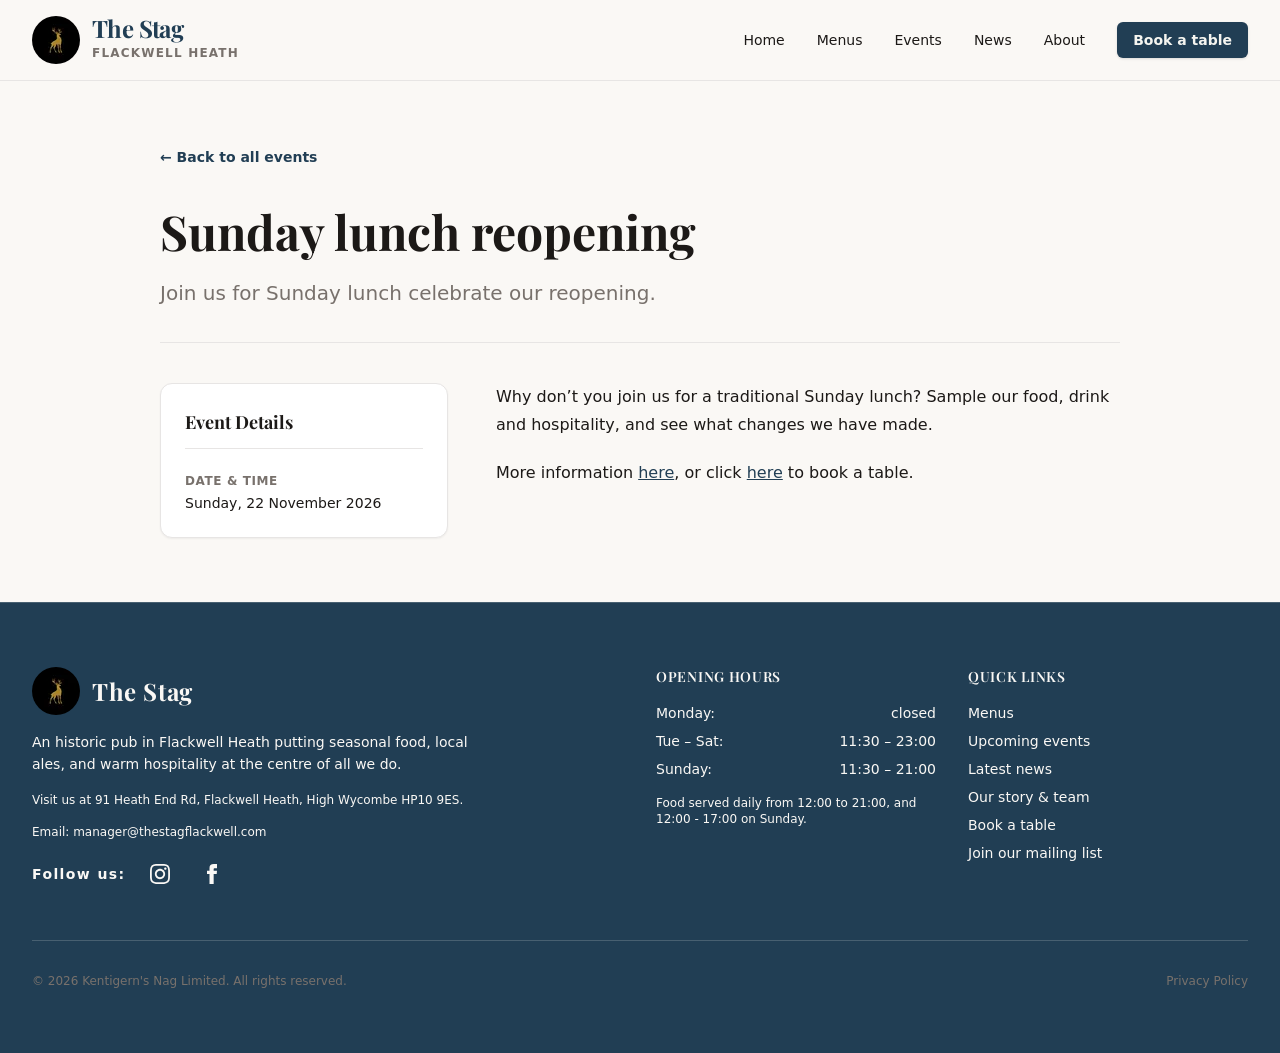
<file: events/opening/index.html>
<!DOCTYPE html><html lang="en" class="scroll-smooth"><head><meta charset="utf-8"><meta name="viewport" content="width=device-width, initial-scale=1.0"><link rel="icon" type="image/png" href="/favicon-96x96.png"><link rel="icon" type="image/svg+xml" href="/favicon.svg"><link rel="icon" href="/favicon.ico"><meta name="generator" content="Astro v7.4.12"><title>Sunday lunch reopening | The Stag Events</title><meta name="description" content="Join us for Sunday lunch celebrate our reopening."><link rel="preconnect" href="https://fonts.googleapis.com"><link rel="preconnect" href="https://fonts.gstatic.com" crossorigin><link href="https://fonts.googleapis.com/css2?family=Playfair+Display:ital,wght@0,400..900;1,400..900&display=swap" rel="stylesheet"><meta name="astro-view-transitions-enabled" content="true"><meta name="astro-view-transitions-fallback" content="animate"><script type="module" src="/_astro/ClientRouter.astro_astro_type_script_index_0_lang.kFdidLF3.js"></script><link rel="stylesheet" href="/_astro/BaseLayout.NsER3oKe.css"><script type="module" src="/_astro/page.BtBW4zvp.js"></script></head><body class="bg-surface text-copy font-sans min-h-screen flex flex-col selection:bg-accent selection:text-accent-contrast"><!-- Sticky, mobile-friendly header --><header class="sticky top-0 z-50 bg-surface/95 backdrop-blur border-b border-border transition-colors"><div class="max-w-7xl mx-auto px-4 sm:px-6 lg:px-8"><div class="flex items-center justify-between h-20"><a href="/" class="flex items-center gap-3 group"><img src="/_astro/staglogo.CwuBCRP1_1ImVek.webp" alt="The Stag logo" loading="lazy" decoding="async" width="48" height="48" class="w-12 h-12 rounded-full object-cover group-hover:scale-105 transition-transform"><div><span class="font-serif text-2xl font-bold tracking-tight text-primary block leading-none">The Stag</span><span class="text-xs uppercase tracking-widest text-copy-muted font-sans font-semibold">Flackwell Heath</span></div></a><!-- Desktop navigation --><nav class="hidden md:flex items-center gap-8"><a href="/" class="text-sm font-medium text-copy hover:text-accent transition-colors py-1 relative hover:underline underline-offset-4 decoration-accent">Home</a><a href="/menus" class="text-sm font-medium text-copy hover:text-accent transition-colors py-1 relative hover:underline underline-offset-4 decoration-accent">Menus</a><a href="/events" class="text-sm font-medium text-copy hover:text-accent transition-colors py-1 relative hover:underline underline-offset-4 decoration-accent">Events</a><a href="/news" class="text-sm font-medium text-copy hover:text-accent transition-colors py-1 relative hover:underline underline-offset-4 decoration-accent">News</a><a href="/about" class="text-sm font-medium text-copy hover:text-accent transition-colors py-1 relative hover:underline underline-offset-4 decoration-accent">About</a><a href="/book" class="btn-primary">Book a table</a></nav><!-- Mobile navigation disclosure --><div class="md:hidden"><details class="relative group"><summary class="list-none p-2 rounded-md text-copy hover:text-accent hover:bg-surface-raised cursor-pointer focus:outline-none border border-border" aria-label="Toggle navigation menu"><svg class="w-6 h-6 open:hidden block" fill="none" viewBox="0 0 24 24" stroke-width="1.5" stroke="currentColor"><path stroke-linecap="round" stroke-linejoin="round" d="M3.75 6.75h16.5M3.75 12h16.5m-16.5 5.25h16.5"></path></svg></summary><nav class="absolute right-0 mt-2 w-56 p-3 rounded-lg shadow-xl bg-surface-raised border border-border flex flex-col gap-2 z-50 animate-in fade-in"><a href="/" class="px-3 py-2 rounded-md text-sm font-medium text-copy hover:text-accent hover:bg-surface transition-colors">Home</a><a href="/menus" class="px-3 py-2 rounded-md text-sm font-medium text-copy hover:text-accent hover:bg-surface transition-colors">Menus</a><a href="/events" class="px-3 py-2 rounded-md text-sm font-medium text-copy hover:text-accent hover:bg-surface transition-colors">Events</a><a href="/news" class="px-3 py-2 rounded-md text-sm font-medium text-copy hover:text-accent hover:bg-surface transition-colors">News</a><a href="/about" class="px-3 py-2 rounded-md text-sm font-medium text-copy hover:text-accent hover:bg-surface transition-colors">About</a><div class="pt-2 border-t border-border"><a href="/book" class="btn-primary w-full">Book a table</a></div></nav></details></div></div></div></header><!-- Main Content Area --><main class="flex-1"><div class="max-w-5xl mx-auto px-4 sm:px-6 lg:px-8 py-12 lg:py-16"><nav class="mb-8"><a href="/events" class="action-link">&larr; Back to all events</a></nav><header class="mb-10 pb-8 border-b border-border"><h1 class="font-serif text-3xl sm:text-5xl font-bold text-copy leading-tight mb-4">Sunday lunch reopening</h1><p class="text-xl text-copy-muted leading-relaxed font-light max-w-3xl">Join us for Sunday lunch celebrate our reopening.</p></header><!-- Metadata alongside markdown content --><div class="grid grid-cols-1 lg:grid-cols-3 gap-12 items-start"><!-- Event Metadata Sidebar / Card --><aside class="lg:col-span-1 card p-6 space-y-6"><h2 class="font-serif text-lg font-bold text-copy border-b border-border pb-3">Event Details</h2><div class="space-y-4 text-sm"><div><span class="meta-label">Date & Time</span><p class="font-medium text-copy">Sunday, 22 November 2026</p></div></div></aside><!-- Markdown Article Content --><div class="lg:col-span-2"><article class="prose prose-pub max-w-none"><p>Why don’t you join us for a traditional Sunday lunch? Sample our food, drink and hospitality, and see what changes we have made.</p>
<p>More information <a href="/news/opening">here</a>, or click <a href="/book">here</a> to book a table.</p>
</article></div></div></div></main><!-- Footer using bg-surface-dark text-copy-inverse --><footer class="bg-surface-dark text-copy-inverse border-t border-border/20"><div class="max-w-7xl mx-auto px-4 sm:px-6 lg:px-8 py-12 lg:py-16"><div class="grid grid-cols-1 md:grid-cols-4 gap-8"><div class="md:col-span-2"><div class="flex items-center gap-3 mb-4"><img src="/_astro/staglogo.CwuBCRP1_1ImVek.webp" alt="The Stag logo" loading="lazy" decoding="async" width="48" height="48" class="w-12 h-12 rounded-full object-cover group-hover:scale-105 transition-transform"><span class="font-serif text-2xl font-bold tracking-wide">The Stag</span></div><p class="max-w-md text-sm leading-relaxed mb-4">An historic pub in Flackwell Heath putting seasonal food, local ales, and warm hospitality at the centre of all we do.</p><p class="text-xs mb-4"><a href="/about#visit-us" class="hover:text-accent transition-colors">Visit us at 91 Heath End Rd, Flackwell Heath, High Wycombe HP10 9ES.</a></p><p class="text-xs mb-4">Email: <a href="mailto:manager@thestagflackwell.com" class="hover:text-accent transition-colors">manager@thestagflackwell.com</a></p><div class="flex items-center gap-4 text-contrast"><span class="text-sm font-semibold tracking-widest">Follow us:</span><a href="https://www.instagram.com/thestagflackwell/" target="_blank" rel="noopener noreferrer" aria-label="Instagram" class="hover:text-accent transition-colors p-2"><svg class="w-5 h-5 fill-current" viewBox="0 0 24 24" aria-hidden="true"><path d="M12 2.163c3.204 0 3.584.012 4.85.07 3.252.148 4.771 1.691 4.919 4.919.058 1.265.069 1.645.069 4.849 0 3.205-.012 3.584-.069 4.849-.149 3.225-1.664 4.771-4.919 4.919-1.266.058-1.644.07-4.85.07-3.204 0-3.584-.012-4.849-.07-3.26-.149-4.771-1.699-4.919-4.92-.058-1.265-.07-1.644-.07-4.849 0-3.204.013-3.583.07-4.849.149-3.227 1.664-4.771 4.919-4.919 1.266-.057 1.645-.069 4.849-.069zm0-2.163c-3.259 0-3.667.014-4.947.072-4.358.2-6.78 2.618-6.98 6.98-.059 1.281-.073 1.689-.073 4.948 0 3.259.014 3.668.072 4.948.2 4.358 2.618 6.78 6.98 6.98 1.281.058 1.689.072 4.948.072 3.259 0 3.668-.014 4.948-.072 4.354-.2 6.782-2.618 6.979-6.98.059-1.28.073-1.689.073-4.948 0-3.259-.014-3.667-.072-4.947-.196-4.354-2.617-6.78-6.979-6.98-1.281-.059-1.69-.073-4.949-.073zm0 5.838c-3.403 0-6.162 2.759-6.162 6.162s2.759 6.163 6.162 6.163 6.162-2.759 6.162-6.163c0-3.403-2.759-6.162-6.162-6.162zm0 10.162c-2.209 0-4-1.79-4-4 0-2.209 1.791-4 4-4s4 1.791 4 4c0 2.21-1.791 4-4 4zm6.406-11.845c-.796 0-1.441.645-1.441 1.44s.645 1.44 1.441 1.44c.795 0 1.439-.645 1.439-1.44s-.644-1.44-1.439-1.44z"></path></svg></a><a href="https://www.facebook.com/profile.php?id=61593123454991" target="_blank" rel="noopener noreferrer" aria-label="Facebook" class="hover:text-accent transition-colors p-2"><svg class="w-5 h-5 fill-current" viewBox="0 0 24 24" aria-hidden="true"><path d="M9 8H6v4h3v12h5V12h3.642L18 8h-4V6.333C14 5.37 14.5 5 15.5 5H18V0h-3.808C10.59 0 9 1.581 9 4.75V8z"></path></svg></a></div></div><div><h3 class="font-serif text-sm font-semibold uppercase tracking-wider mb-4">Opening Hours</h3><ul class="text-sm space-y-2"><li class="flex justify-between"><span>Monday:</span> <span>closed</span></li><li class="flex justify-between"><span>Tue – Sat:</span> <span>11:30 – 23:00</span></li><li class="flex justify-between"><span>Sunday:</span> <span>11:30 – 21:00</span></li><li class="pt-2 text-xs">Food served daily from 12:00 to 21:00, and 12:00 - 17:00 on Sunday.</li></ul></div><div><h3 class="font-serif text-sm font-semibold uppercase tracking-wider mb-4">Quick Links</h3><ul class="text-sm space-y-2"><li><a href="/menus" class="hover:text-accent transition-colors">Menus</a></li><li><a href="/events" class="hover:text-accent transition-colors">Upcoming events</a></li><li><a href="/news" class="hover:text-accent transition-colors">Latest news</a></li><li><a href="/about" class="hover:text-accent transition-colors">Our story & team</a></li><li><a href="/book" class="hover:text-accent transition-colors">Book a table</a></li><li><a href="/join" class="hover:text-accent transition-colors">Join our mailing list</a></li></ul></div></div><div class="mt-12 pt-8 border-t border-border/20 flex flex-col sm:flex-row justify-between items-center text-xs text-copy-muted gap-4"><p>&copy; 2026 Kentigern&apos;s Nag Limited. All rights reserved.</p><div class="flex gap-6"><a href="/privacy" class="hover:text-copy-inverse transition-colors">Privacy Policy</a></div></div></div></footer></body></html>
</file>
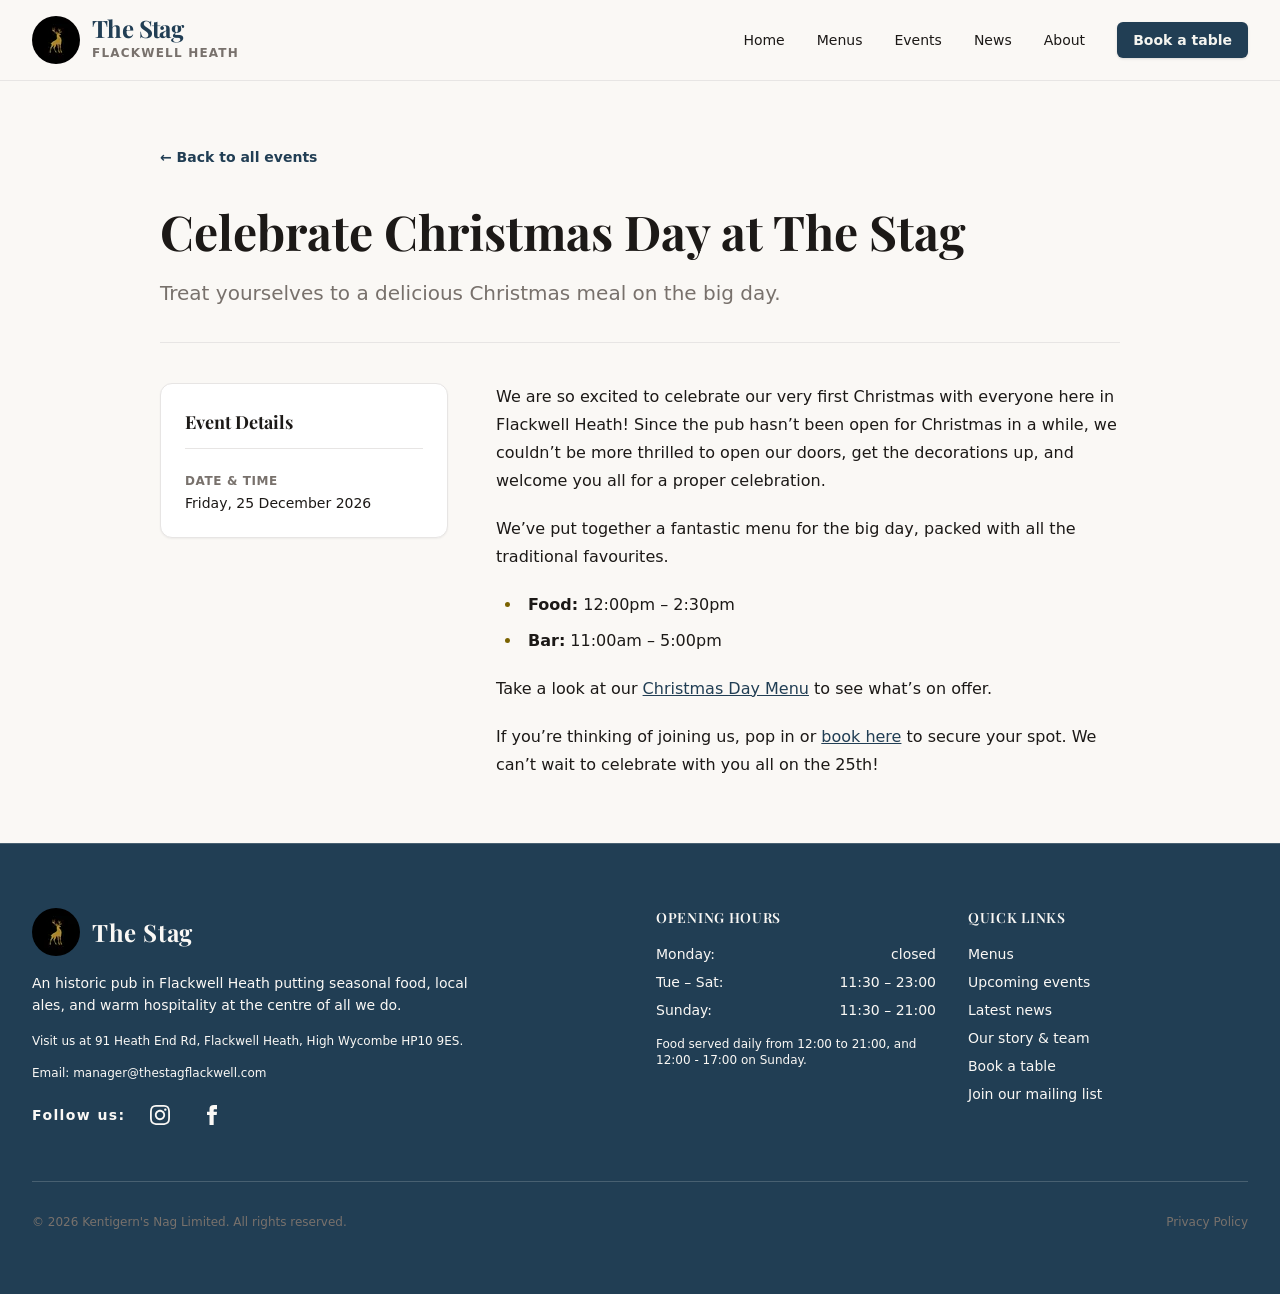
<file: events/xmas-day/index.html>
<!DOCTYPE html><html lang="en" class="scroll-smooth"><head><meta charset="utf-8"><meta name="viewport" content="width=device-width, initial-scale=1.0"><link rel="icon" type="image/png" href="/favicon-96x96.png"><link rel="icon" type="image/svg+xml" href="/favicon.svg"><link rel="icon" href="/favicon.ico"><meta name="generator" content="Astro v7.4.12"><title>Celebrate Christmas Day at The Stag | The Stag Events</title><meta name="description" content="Treat yourselves to a delicious Christmas meal on the big day."><link rel="preconnect" href="https://fonts.googleapis.com"><link rel="preconnect" href="https://fonts.gstatic.com" crossorigin><link href="https://fonts.googleapis.com/css2?family=Playfair+Display:ital,wght@0,400..900;1,400..900&display=swap" rel="stylesheet"><meta name="astro-view-transitions-enabled" content="true"><meta name="astro-view-transitions-fallback" content="animate"><script type="module" src="/_astro/ClientRouter.astro_astro_type_script_index_0_lang.kFdidLF3.js"></script><link rel="stylesheet" href="/_astro/BaseLayout.NsER3oKe.css"><script type="module" src="/_astro/page.BtBW4zvp.js"></script></head><body class="bg-surface text-copy font-sans min-h-screen flex flex-col selection:bg-accent selection:text-accent-contrast"><!-- Sticky, mobile-friendly header --><header class="sticky top-0 z-50 bg-surface/95 backdrop-blur border-b border-border transition-colors"><div class="max-w-7xl mx-auto px-4 sm:px-6 lg:px-8"><div class="flex items-center justify-between h-20"><a href="/" class="flex items-center gap-3 group"><img src="/_astro/staglogo.CwuBCRP1_1ImVek.webp" alt="The Stag logo" loading="lazy" decoding="async" width="48" height="48" class="w-12 h-12 rounded-full object-cover group-hover:scale-105 transition-transform"><div><span class="font-serif text-2xl font-bold tracking-tight text-primary block leading-none">The Stag</span><span class="text-xs uppercase tracking-widest text-copy-muted font-sans font-semibold">Flackwell Heath</span></div></a><!-- Desktop navigation --><nav class="hidden md:flex items-center gap-8"><a href="/" class="text-sm font-medium text-copy hover:text-accent transition-colors py-1 relative hover:underline underline-offset-4 decoration-accent">Home</a><a href="/menus" class="text-sm font-medium text-copy hover:text-accent transition-colors py-1 relative hover:underline underline-offset-4 decoration-accent">Menus</a><a href="/events" class="text-sm font-medium text-copy hover:text-accent transition-colors py-1 relative hover:underline underline-offset-4 decoration-accent">Events</a><a href="/news" class="text-sm font-medium text-copy hover:text-accent transition-colors py-1 relative hover:underline underline-offset-4 decoration-accent">News</a><a href="/about" class="text-sm font-medium text-copy hover:text-accent transition-colors py-1 relative hover:underline underline-offset-4 decoration-accent">About</a><a href="/book" class="btn-primary">Book a table</a></nav><!-- Mobile navigation disclosure --><div class="md:hidden"><details class="relative group"><summary class="list-none p-2 rounded-md text-copy hover:text-accent hover:bg-surface-raised cursor-pointer focus:outline-none border border-border" aria-label="Toggle navigation menu"><svg class="w-6 h-6 open:hidden block" fill="none" viewBox="0 0 24 24" stroke-width="1.5" stroke="currentColor"><path stroke-linecap="round" stroke-linejoin="round" d="M3.75 6.75h16.5M3.75 12h16.5m-16.5 5.25h16.5"></path></svg></summary><nav class="absolute right-0 mt-2 w-56 p-3 rounded-lg shadow-xl bg-surface-raised border border-border flex flex-col gap-2 z-50 animate-in fade-in"><a href="/" class="px-3 py-2 rounded-md text-sm font-medium text-copy hover:text-accent hover:bg-surface transition-colors">Home</a><a href="/menus" class="px-3 py-2 rounded-md text-sm font-medium text-copy hover:text-accent hover:bg-surface transition-colors">Menus</a><a href="/events" class="px-3 py-2 rounded-md text-sm font-medium text-copy hover:text-accent hover:bg-surface transition-colors">Events</a><a href="/news" class="px-3 py-2 rounded-md text-sm font-medium text-copy hover:text-accent hover:bg-surface transition-colors">News</a><a href="/about" class="px-3 py-2 rounded-md text-sm font-medium text-copy hover:text-accent hover:bg-surface transition-colors">About</a><div class="pt-2 border-t border-border"><a href="/book" class="btn-primary w-full">Book a table</a></div></nav></details></div></div></div></header><!-- Main Content Area --><main class="flex-1"><div class="max-w-5xl mx-auto px-4 sm:px-6 lg:px-8 py-12 lg:py-16"><nav class="mb-8"><a href="/events" class="action-link">&larr; Back to all events</a></nav><header class="mb-10 pb-8 border-b border-border"><h1 class="font-serif text-3xl sm:text-5xl font-bold text-copy leading-tight mb-4">Celebrate Christmas Day at The Stag</h1><p class="text-xl text-copy-muted leading-relaxed font-light max-w-3xl">Treat yourselves to a delicious Christmas meal on the big day.</p></header><!-- Metadata alongside markdown content --><div class="grid grid-cols-1 lg:grid-cols-3 gap-12 items-start"><!-- Event Metadata Sidebar / Card --><aside class="lg:col-span-1 card p-6 space-y-6"><h2 class="font-serif text-lg font-bold text-copy border-b border-border pb-3">Event Details</h2><div class="space-y-4 text-sm"><div><span class="meta-label">Date & Time</span><p class="font-medium text-copy">Friday, 25 December 2026</p></div></div></aside><!-- Markdown Article Content --><div class="lg:col-span-2"><article class="prose prose-pub max-w-none"><p>We are so excited to celebrate our very first Christmas with everyone here in Flackwell Heath! Since the pub hasn’t been open for Christmas in a while, we couldn’t be more thrilled to open our doors, get the decorations up, and welcome you all for a proper celebration.</p>
<p>We’ve put together a fantastic menu for the big day, packed with all the traditional favourites.</p>
<ul>
<li><strong>Food:</strong> 12:00pm – 2:30pm</li>
<li><strong>Bar:</strong> 11:00am – 5:00pm</li>
</ul>
<p>Take a look at our <a href="/XmasDayMenu.pdf">Christmas Day Menu</a> to see what’s on offer.</p>
<p>If you’re thinking of joining us, pop in or <a href="/book">book here</a> to secure your spot. We can’t wait to celebrate with you all on the 25th!</p>
</article></div></div></div></main><!-- Footer using bg-surface-dark text-copy-inverse --><footer class="bg-surface-dark text-copy-inverse border-t border-border/20"><div class="max-w-7xl mx-auto px-4 sm:px-6 lg:px-8 py-12 lg:py-16"><div class="grid grid-cols-1 md:grid-cols-4 gap-8"><div class="md:col-span-2"><div class="flex items-center gap-3 mb-4"><img src="/_astro/staglogo.CwuBCRP1_1ImVek.webp" alt="The Stag logo" loading="lazy" decoding="async" width="48" height="48" class="w-12 h-12 rounded-full object-cover group-hover:scale-105 transition-transform"><span class="font-serif text-2xl font-bold tracking-wide">The Stag</span></div><p class="max-w-md text-sm leading-relaxed mb-4">An historic pub in Flackwell Heath putting seasonal food, local ales, and warm hospitality at the centre of all we do.</p><p class="text-xs mb-4"><a href="/about#visit-us" class="hover:text-accent transition-colors">Visit us at 91 Heath End Rd, Flackwell Heath, High Wycombe HP10 9ES.</a></p><p class="text-xs mb-4">Email: <a href="mailto:manager@thestagflackwell.com" class="hover:text-accent transition-colors">manager@thestagflackwell.com</a></p><div class="flex items-center gap-4 text-contrast"><span class="text-sm font-semibold tracking-widest">Follow us:</span><a href="https://www.instagram.com/thestagflackwell/" target="_blank" rel="noopener noreferrer" aria-label="Instagram" class="hover:text-accent transition-colors p-2"><svg class="w-5 h-5 fill-current" viewBox="0 0 24 24" aria-hidden="true"><path d="M12 2.163c3.204 0 3.584.012 4.85.07 3.252.148 4.771 1.691 4.919 4.919.058 1.265.069 1.645.069 4.849 0 3.205-.012 3.584-.069 4.849-.149 3.225-1.664 4.771-4.919 4.919-1.266.058-1.644.07-4.85.07-3.204 0-3.584-.012-4.849-.07-3.26-.149-4.771-1.699-4.919-4.92-.058-1.265-.07-1.644-.07-4.849 0-3.204.013-3.583.07-4.849.149-3.227 1.664-4.771 4.919-4.919 1.266-.057 1.645-.069 4.849-.069zm0-2.163c-3.259 0-3.667.014-4.947.072-4.358.2-6.78 2.618-6.98 6.98-.059 1.281-.073 1.689-.073 4.948 0 3.259.014 3.668.072 4.948.2 4.358 2.618 6.78 6.98 6.98 1.281.058 1.689.072 4.948.072 3.259 0 3.668-.014 4.948-.072 4.354-.2 6.782-2.618 6.979-6.98.059-1.28.073-1.689.073-4.948 0-3.259-.014-3.667-.072-4.947-.196-4.354-2.617-6.78-6.979-6.98-1.281-.059-1.69-.073-4.949-.073zm0 5.838c-3.403 0-6.162 2.759-6.162 6.162s2.759 6.163 6.162 6.163 6.162-2.759 6.162-6.163c0-3.403-2.759-6.162-6.162-6.162zm0 10.162c-2.209 0-4-1.79-4-4 0-2.209 1.791-4 4-4s4 1.791 4 4c0 2.21-1.791 4-4 4zm6.406-11.845c-.796 0-1.441.645-1.441 1.44s.645 1.44 1.441 1.44c.795 0 1.439-.645 1.439-1.44s-.644-1.44-1.439-1.44z"></path></svg></a><a href="https://www.facebook.com/profile.php?id=61593123454991" target="_blank" rel="noopener noreferrer" aria-label="Facebook" class="hover:text-accent transition-colors p-2"><svg class="w-5 h-5 fill-current" viewBox="0 0 24 24" aria-hidden="true"><path d="M9 8H6v4h3v12h5V12h3.642L18 8h-4V6.333C14 5.37 14.5 5 15.5 5H18V0h-3.808C10.59 0 9 1.581 9 4.75V8z"></path></svg></a></div></div><div><h3 class="font-serif text-sm font-semibold uppercase tracking-wider mb-4">Opening Hours</h3><ul class="text-sm space-y-2"><li class="flex justify-between"><span>Monday:</span> <span>closed</span></li><li class="flex justify-between"><span>Tue – Sat:</span> <span>11:30 – 23:00</span></li><li class="flex justify-between"><span>Sunday:</span> <span>11:30 – 21:00</span></li><li class="pt-2 text-xs">Food served daily from 12:00 to 21:00, and 12:00 - 17:00 on Sunday.</li></ul></div><div><h3 class="font-serif text-sm font-semibold uppercase tracking-wider mb-4">Quick Links</h3><ul class="text-sm space-y-2"><li><a href="/menus" class="hover:text-accent transition-colors">Menus</a></li><li><a href="/events" class="hover:text-accent transition-colors">Upcoming events</a></li><li><a href="/news" class="hover:text-accent transition-colors">Latest news</a></li><li><a href="/about" class="hover:text-accent transition-colors">Our story & team</a></li><li><a href="/book" class="hover:text-accent transition-colors">Book a table</a></li><li><a href="/join" class="hover:text-accent transition-colors">Join our mailing list</a></li></ul></div></div><div class="mt-12 pt-8 border-t border-border/20 flex flex-col sm:flex-row justify-between items-center text-xs text-copy-muted gap-4"><p>&copy; 2026 Kentigern&apos;s Nag Limited. All rights reserved.</p><div class="flex gap-6"><a href="/privacy" class="hover:text-copy-inverse transition-colors">Privacy Policy</a></div></div></div></footer></body></html>
</file>
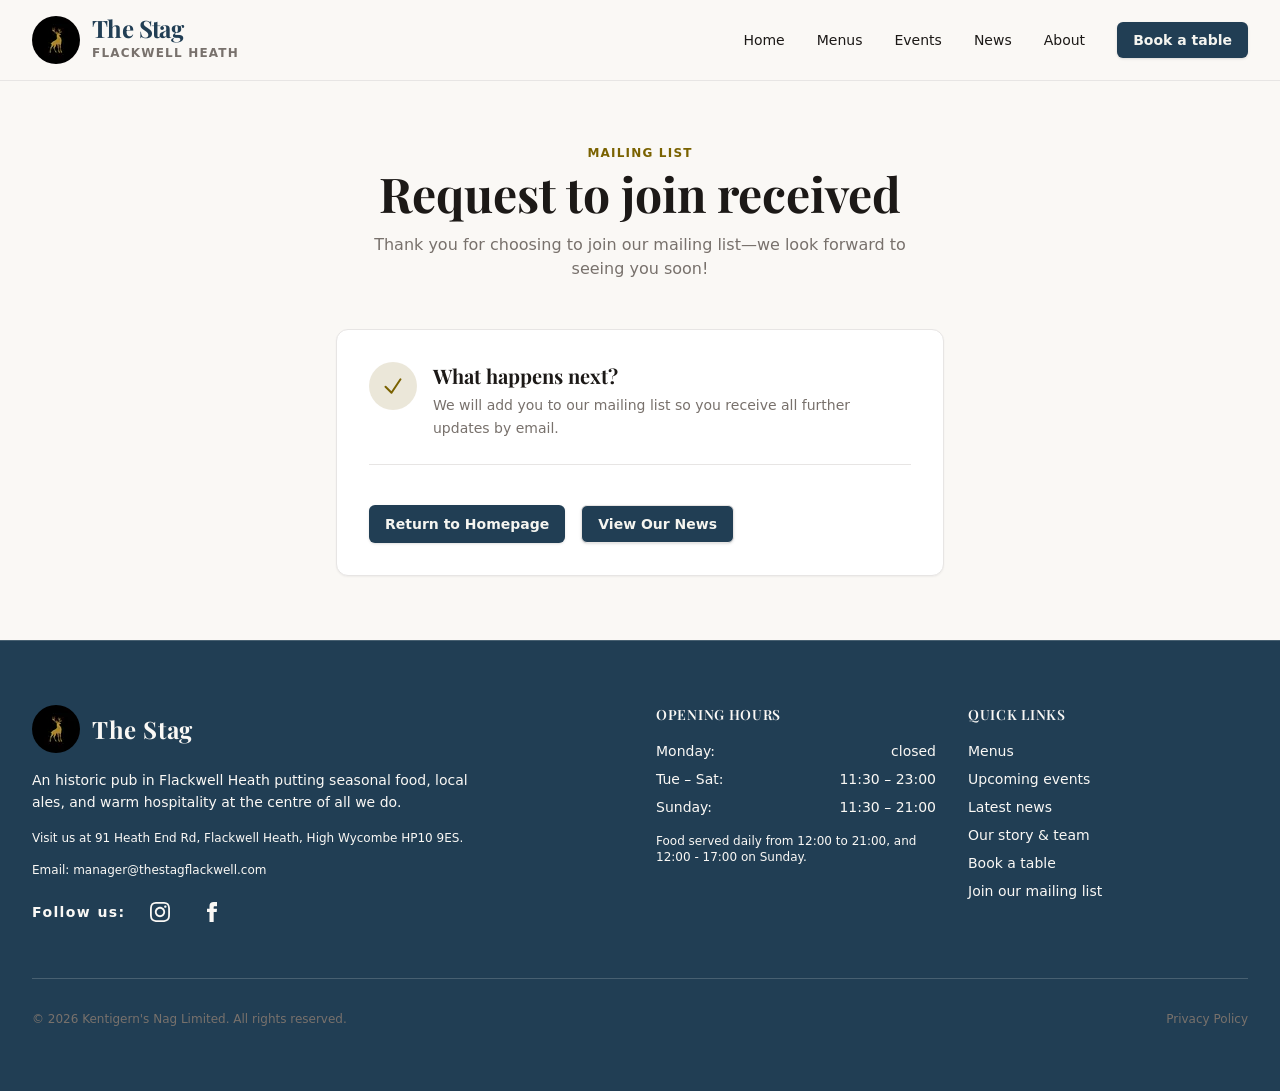
<file: join/confirmation/index.html>
<!DOCTYPE html><html lang="en" class="scroll-smooth"><head><meta charset="utf-8"><meta name="viewport" content="width=device-width, initial-scale=1.0"><link rel="icon" type="image/png" href="/favicon-96x96.png"><link rel="icon" type="image/svg+xml" href="/favicon.svg"><link rel="icon" href="/favicon.ico"><meta name="generator" content="Astro v7.4.12"><title>Booking Request Received | The Stag</title><meta name="description" content="Thank you for your table reservation request at The Stag."><link rel="preconnect" href="https://fonts.googleapis.com"><link rel="preconnect" href="https://fonts.gstatic.com" crossorigin><link href="https://fonts.googleapis.com/css2?family=Playfair+Display:ital,wght@0,400..900;1,400..900&display=swap" rel="stylesheet"><meta name="astro-view-transitions-enabled" content="true"><meta name="astro-view-transitions-fallback" content="animate"><script type="module" src="/_astro/ClientRouter.astro_astro_type_script_index_0_lang.kFdidLF3.js"></script><link rel="stylesheet" href="/_astro/BaseLayout.NsER3oKe.css"><script type="module" src="/_astro/page.BtBW4zvp.js"></script></head><body class="bg-surface text-copy font-sans min-h-screen flex flex-col selection:bg-accent selection:text-accent-contrast"><!-- Sticky, mobile-friendly header --><header class="sticky top-0 z-50 bg-surface/95 backdrop-blur border-b border-border transition-colors"><div class="max-w-7xl mx-auto px-4 sm:px-6 lg:px-8"><div class="flex items-center justify-between h-20"><a href="/" class="flex items-center gap-3 group"><img src="/_astro/staglogo.CwuBCRP1_1ImVek.webp" alt="The Stag logo" loading="lazy" decoding="async" width="48" height="48" class="w-12 h-12 rounded-full object-cover group-hover:scale-105 transition-transform"><div><span class="font-serif text-2xl font-bold tracking-tight text-primary block leading-none">The Stag</span><span class="text-xs uppercase tracking-widest text-copy-muted font-sans font-semibold">Flackwell Heath</span></div></a><!-- Desktop navigation --><nav class="hidden md:flex items-center gap-8"><a href="/" class="text-sm font-medium text-copy hover:text-accent transition-colors py-1 relative hover:underline underline-offset-4 decoration-accent">Home</a><a href="/menus" class="text-sm font-medium text-copy hover:text-accent transition-colors py-1 relative hover:underline underline-offset-4 decoration-accent">Menus</a><a href="/events" class="text-sm font-medium text-copy hover:text-accent transition-colors py-1 relative hover:underline underline-offset-4 decoration-accent">Events</a><a href="/news" class="text-sm font-medium text-copy hover:text-accent transition-colors py-1 relative hover:underline underline-offset-4 decoration-accent">News</a><a href="/about" class="text-sm font-medium text-copy hover:text-accent transition-colors py-1 relative hover:underline underline-offset-4 decoration-accent">About</a><a href="/book" class="btn-primary">Book a table</a></nav><!-- Mobile navigation disclosure --><div class="md:hidden"><details class="relative group"><summary class="list-none p-2 rounded-md text-copy hover:text-accent hover:bg-surface-raised cursor-pointer focus:outline-none border border-border" aria-label="Toggle navigation menu"><svg class="w-6 h-6 open:hidden block" fill="none" viewBox="0 0 24 24" stroke-width="1.5" stroke="currentColor"><path stroke-linecap="round" stroke-linejoin="round" d="M3.75 6.75h16.5M3.75 12h16.5m-16.5 5.25h16.5"></path></svg></summary><nav class="absolute right-0 mt-2 w-56 p-3 rounded-lg shadow-xl bg-surface-raised border border-border flex flex-col gap-2 z-50 animate-in fade-in"><a href="/" class="px-3 py-2 rounded-md text-sm font-medium text-copy hover:text-accent hover:bg-surface transition-colors">Home</a><a href="/menus" class="px-3 py-2 rounded-md text-sm font-medium text-copy hover:text-accent hover:bg-surface transition-colors">Menus</a><a href="/events" class="px-3 py-2 rounded-md text-sm font-medium text-copy hover:text-accent hover:bg-surface transition-colors">Events</a><a href="/news" class="px-3 py-2 rounded-md text-sm font-medium text-copy hover:text-accent hover:bg-surface transition-colors">News</a><a href="/about" class="px-3 py-2 rounded-md text-sm font-medium text-copy hover:text-accent hover:bg-surface transition-colors">About</a><div class="pt-2 border-t border-border"><a href="/book" class="btn-primary w-full">Book a table</a></div></nav></details></div></div></div></header><!-- Main Content Area --><main class="flex-1"><div class="max-w-2xl mx-auto px-4 sm:px-6 lg:px-8 py-12 lg:py-16"><header class="page-header"><span class="page-kicker">Mailing List</span><h1 class="page-title">Request to join received</h1><p class="page-subtitle">Thank you for choosing to join our mailing list&mdash;we look forward to seeing you soon!</p></header><div class="card p-8 space-y-6"><div class="flex items-start gap-4"><div class="w-12 h-12 rounded-full bg-accent/15 text-accent flex items-center justify-center shrink-0"><svg class="w-6 h-6" fill="none" viewBox="0 0 24 24" stroke-width="2" stroke="currentColor"><path stroke-linecap="round" stroke-linejoin="round" d="m4.5 12.75 6 6 9-13.5"></path></svg></div><div><h2 class="font-serif text-xl font-bold text-copy mb-1">What happens next?</h2><p class="text-copy-muted text-sm leading-relaxed">We will add you to our mailing list so you receive all further updates by email.</p></div></div><div class="border-t border-border pt-6 space-y-4"><div class="flex flex-col sm:flex-row gap-4 pt-4"><a href="/" class="btn-primary text-center">Return to Homepage</a><a href="/news" class="btn-primary text-center bg-surface-raised border border-border text-copy hover:border-accent hover:text-accent">View Our News</a></div></div></div></div></main><!-- Footer using bg-surface-dark text-copy-inverse --><footer class="bg-surface-dark text-copy-inverse border-t border-border/20"><div class="max-w-7xl mx-auto px-4 sm:px-6 lg:px-8 py-12 lg:py-16"><div class="grid grid-cols-1 md:grid-cols-4 gap-8"><div class="md:col-span-2"><div class="flex items-center gap-3 mb-4"><img src="/_astro/staglogo.CwuBCRP1_1ImVek.webp" alt="The Stag logo" loading="lazy" decoding="async" width="48" height="48" class="w-12 h-12 rounded-full object-cover group-hover:scale-105 transition-transform"><span class="font-serif text-2xl font-bold tracking-wide">The Stag</span></div><p class="max-w-md text-sm leading-relaxed mb-4">An historic pub in Flackwell Heath putting seasonal food, local ales, and warm hospitality at the centre of all we do.</p><p class="text-xs mb-4"><a href="/about#visit-us" class="hover:text-accent transition-colors">Visit us at 91 Heath End Rd, Flackwell Heath, High Wycombe HP10 9ES.</a></p><p class="text-xs mb-4">Email: <a href="mailto:manager@thestagflackwell.com" class="hover:text-accent transition-colors">manager@thestagflackwell.com</a></p><div class="flex items-center gap-4 text-contrast"><span class="text-sm font-semibold tracking-widest">Follow us:</span><a href="https://www.instagram.com/thestagflackwell/" target="_blank" rel="noopener noreferrer" aria-label="Instagram" class="hover:text-accent transition-colors p-2"><svg class="w-5 h-5 fill-current" viewBox="0 0 24 24" aria-hidden="true"><path d="M12 2.163c3.204 0 3.584.012 4.85.07 3.252.148 4.771 1.691 4.919 4.919.058 1.265.069 1.645.069 4.849 0 3.205-.012 3.584-.069 4.849-.149 3.225-1.664 4.771-4.919 4.919-1.266.058-1.644.07-4.85.07-3.204 0-3.584-.012-4.849-.07-3.26-.149-4.771-1.699-4.919-4.92-.058-1.265-.07-1.644-.07-4.849 0-3.204.013-3.583.07-4.849.149-3.227 1.664-4.771 4.919-4.919 1.266-.057 1.645-.069 4.849-.069zm0-2.163c-3.259 0-3.667.014-4.947.072-4.358.2-6.78 2.618-6.98 6.98-.059 1.281-.073 1.689-.073 4.948 0 3.259.014 3.668.072 4.948.2 4.358 2.618 6.78 6.98 6.98 1.281.058 1.689.072 4.948.072 3.259 0 3.668-.014 4.948-.072 4.354-.2 6.782-2.618 6.979-6.98.059-1.28.073-1.689.073-4.948 0-3.259-.014-3.667-.072-4.947-.196-4.354-2.617-6.78-6.979-6.98-1.281-.059-1.69-.073-4.949-.073zm0 5.838c-3.403 0-6.162 2.759-6.162 6.162s2.759 6.163 6.162 6.163 6.162-2.759 6.162-6.163c0-3.403-2.759-6.162-6.162-6.162zm0 10.162c-2.209 0-4-1.79-4-4 0-2.209 1.791-4 4-4s4 1.791 4 4c0 2.21-1.791 4-4 4zm6.406-11.845c-.796 0-1.441.645-1.441 1.44s.645 1.44 1.441 1.44c.795 0 1.439-.645 1.439-1.44s-.644-1.44-1.439-1.44z"></path></svg></a><a href="https://www.facebook.com/profile.php?id=61593123454991" target="_blank" rel="noopener noreferrer" aria-label="Facebook" class="hover:text-accent transition-colors p-2"><svg class="w-5 h-5 fill-current" viewBox="0 0 24 24" aria-hidden="true"><path d="M9 8H6v4h3v12h5V12h3.642L18 8h-4V6.333C14 5.37 14.5 5 15.5 5H18V0h-3.808C10.59 0 9 1.581 9 4.75V8z"></path></svg></a></div></div><div><h3 class="font-serif text-sm font-semibold uppercase tracking-wider mb-4">Opening Hours</h3><ul class="text-sm space-y-2"><li class="flex justify-between"><span>Monday:</span> <span>closed</span></li><li class="flex justify-between"><span>Tue – Sat:</span> <span>11:30 – 23:00</span></li><li class="flex justify-between"><span>Sunday:</span> <span>11:30 – 21:00</span></li><li class="pt-2 text-xs">Food served daily from 12:00 to 21:00, and 12:00 - 17:00 on Sunday.</li></ul></div><div><h3 class="font-serif text-sm font-semibold uppercase tracking-wider mb-4">Quick Links</h3><ul class="text-sm space-y-2"><li><a href="/menus" class="hover:text-accent transition-colors">Menus</a></li><li><a href="/events" class="hover:text-accent transition-colors">Upcoming events</a></li><li><a href="/news" class="hover:text-accent transition-colors">Latest news</a></li><li><a href="/about" class="hover:text-accent transition-colors">Our story & team</a></li><li><a href="/book" class="hover:text-accent transition-colors">Book a table</a></li><li><a href="/join" class="hover:text-accent transition-colors">Join our mailing list</a></li></ul></div></div><div class="mt-12 pt-8 border-t border-border/20 flex flex-col sm:flex-row justify-between items-center text-xs text-copy-muted gap-4"><p>&copy; 2026 Kentigern&apos;s Nag Limited. All rights reserved.</p><div class="flex gap-6"><a href="/privacy" class="hover:text-copy-inverse transition-colors">Privacy Policy</a></div></div></div></footer></body></html>
</file>
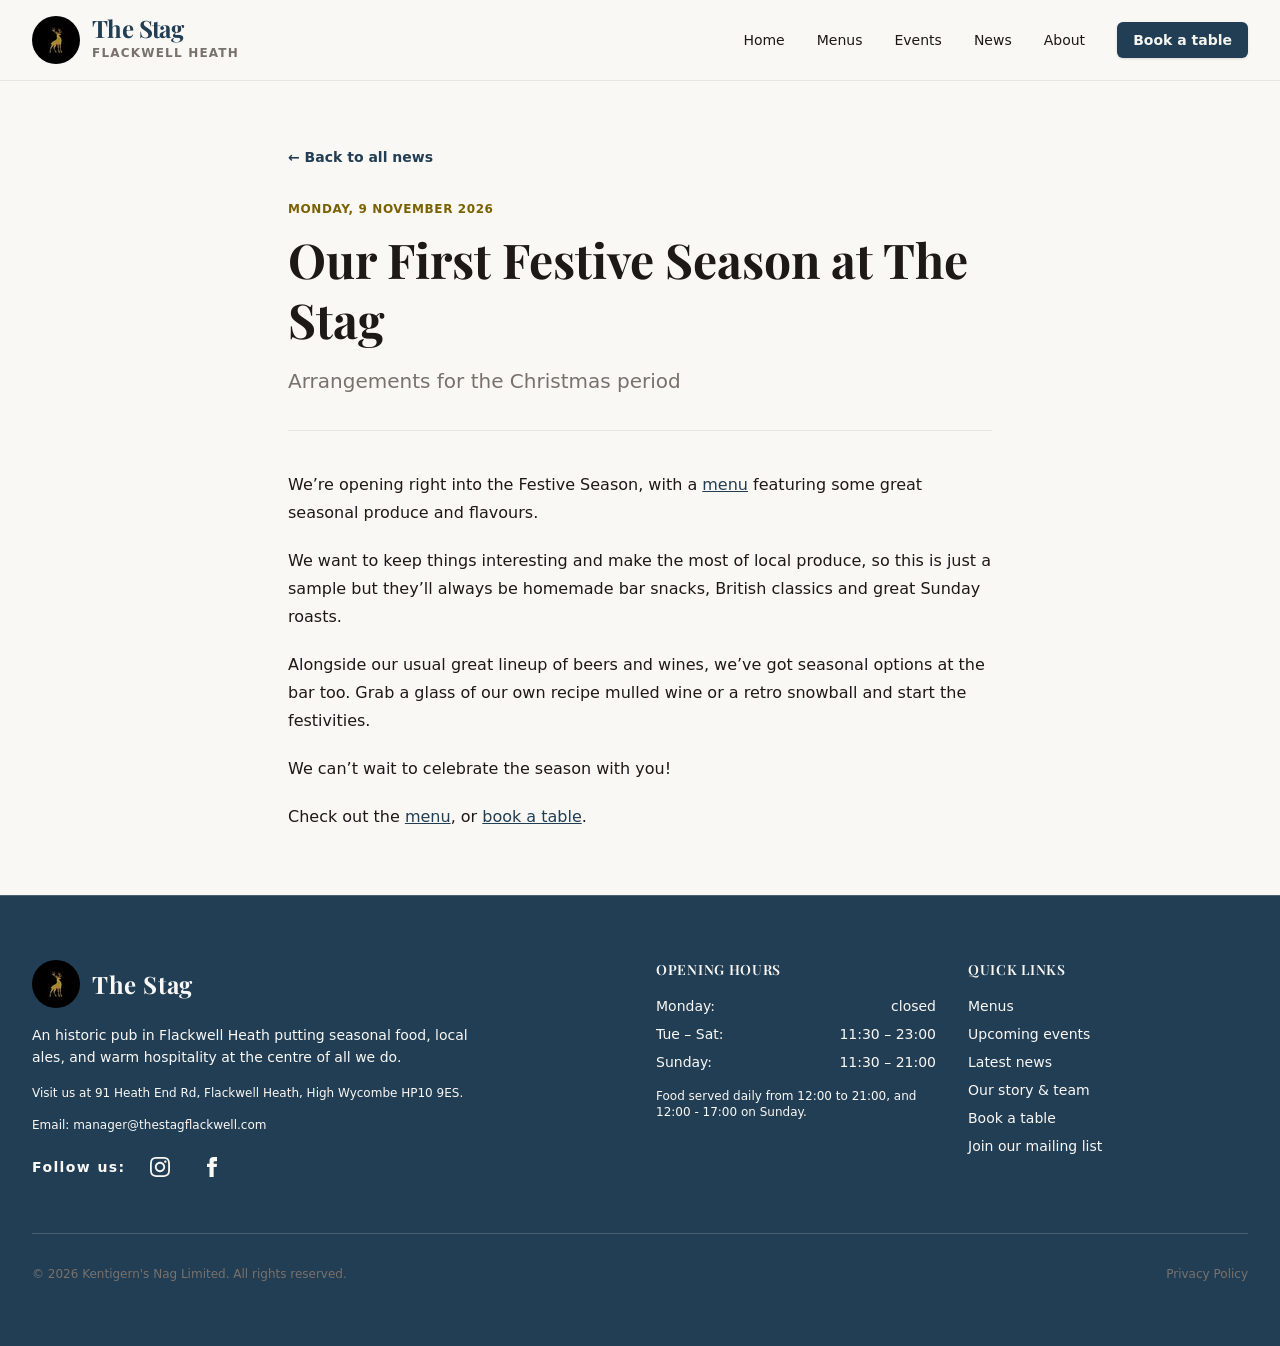
<file: news/festive/index.html>
<!DOCTYPE html><html lang="en" class="scroll-smooth"><head><meta charset="utf-8"><meta name="viewport" content="width=device-width, initial-scale=1.0"><link rel="icon" type="image/png" href="/favicon-96x96.png"><link rel="icon" type="image/svg+xml" href="/favicon.svg"><link rel="icon" href="/favicon.ico"><meta name="generator" content="Astro v7.4.12"><title>Our First Festive Season at The Stag | The Stag News</title><meta name="description" content="Arrangements for the Christmas period"><link rel="preconnect" href="https://fonts.googleapis.com"><link rel="preconnect" href="https://fonts.gstatic.com" crossorigin><link href="https://fonts.googleapis.com/css2?family=Playfair+Display:ital,wght@0,400..900;1,400..900&display=swap" rel="stylesheet"><meta name="astro-view-transitions-enabled" content="true"><meta name="astro-view-transitions-fallback" content="animate"><script type="module" src="/_astro/ClientRouter.astro_astro_type_script_index_0_lang.kFdidLF3.js"></script><link rel="stylesheet" href="/_astro/BaseLayout.NsER3oKe.css"><script type="module" src="/_astro/page.BtBW4zvp.js"></script></head><body class="bg-surface text-copy font-sans min-h-screen flex flex-col selection:bg-accent selection:text-accent-contrast"><!-- Sticky, mobile-friendly header --><header class="sticky top-0 z-50 bg-surface/95 backdrop-blur border-b border-border transition-colors"><div class="max-w-7xl mx-auto px-4 sm:px-6 lg:px-8"><div class="flex items-center justify-between h-20"><a href="/" class="flex items-center gap-3 group"><img src="/_astro/staglogo.CwuBCRP1_1ImVek.webp" alt="The Stag logo" loading="lazy" decoding="async" width="48" height="48" class="w-12 h-12 rounded-full object-cover group-hover:scale-105 transition-transform"><div><span class="font-serif text-2xl font-bold tracking-tight text-primary block leading-none">The Stag</span><span class="text-xs uppercase tracking-widest text-copy-muted font-sans font-semibold">Flackwell Heath</span></div></a><!-- Desktop navigation --><nav class="hidden md:flex items-center gap-8"><a href="/" class="text-sm font-medium text-copy hover:text-accent transition-colors py-1 relative hover:underline underline-offset-4 decoration-accent">Home</a><a href="/menus" class="text-sm font-medium text-copy hover:text-accent transition-colors py-1 relative hover:underline underline-offset-4 decoration-accent">Menus</a><a href="/events" class="text-sm font-medium text-copy hover:text-accent transition-colors py-1 relative hover:underline underline-offset-4 decoration-accent">Events</a><a href="/news" class="text-sm font-medium text-copy hover:text-accent transition-colors py-1 relative hover:underline underline-offset-4 decoration-accent">News</a><a href="/about" class="text-sm font-medium text-copy hover:text-accent transition-colors py-1 relative hover:underline underline-offset-4 decoration-accent">About</a><a href="/book" class="btn-primary">Book a table</a></nav><!-- Mobile navigation disclosure --><div class="md:hidden"><details class="relative group"><summary class="list-none p-2 rounded-md text-copy hover:text-accent hover:bg-surface-raised cursor-pointer focus:outline-none border border-border" aria-label="Toggle navigation menu"><svg class="w-6 h-6 open:hidden block" fill="none" viewBox="0 0 24 24" stroke-width="1.5" stroke="currentColor"><path stroke-linecap="round" stroke-linejoin="round" d="M3.75 6.75h16.5M3.75 12h16.5m-16.5 5.25h16.5"></path></svg></summary><nav class="absolute right-0 mt-2 w-56 p-3 rounded-lg shadow-xl bg-surface-raised border border-border flex flex-col gap-2 z-50 animate-in fade-in"><a href="/" class="px-3 py-2 rounded-md text-sm font-medium text-copy hover:text-accent hover:bg-surface transition-colors">Home</a><a href="/menus" class="px-3 py-2 rounded-md text-sm font-medium text-copy hover:text-accent hover:bg-surface transition-colors">Menus</a><a href="/events" class="px-3 py-2 rounded-md text-sm font-medium text-copy hover:text-accent hover:bg-surface transition-colors">Events</a><a href="/news" class="px-3 py-2 rounded-md text-sm font-medium text-copy hover:text-accent hover:bg-surface transition-colors">News</a><a href="/about" class="px-3 py-2 rounded-md text-sm font-medium text-copy hover:text-accent hover:bg-surface transition-colors">About</a><div class="pt-2 border-t border-border"><a href="/book" class="btn-primary w-full">Book a table</a></div></nav></details></div></div></div></header><!-- Main Content Area --><main class="flex-1"><div class="max-w-3xl mx-auto px-4 sm:px-6 lg:px-8 py-12 lg:py-16"><nav class="mb-8"><a href="/news" class="action-link">&larr; Back to all news</a></nav><header class="mb-10 pb-8 border-b border-border"><time datetime="2026-11-09T00:00:00.000Z" class="text-xs font-semibold text-accent uppercase tracking-wider block mb-3">Monday, 9 November 2026</time><h1 class="font-serif text-3xl sm:text-5xl font-bold text-copy leading-tight mb-4">Our First Festive Season at The Stag</h1><p class="text-xl text-copy-muted leading-relaxed font-light">Arrangements for the Christmas period</p></header><article class="prose prose-pub max-w-none"><p>We’re opening right into the Festive Season, with a <a href="/SampleMenu.pdf">menu</a> featuring some great seasonal produce and flavours.</p>
<p>We want to keep things interesting and make the most of local produce, so this is just a sample but they’ll always be homemade bar snacks, British classics and great Sunday roasts.</p>
<p>Alongside our usual great lineup of beers and wines, we’ve got seasonal options at the bar too. Grab a glass of our own recipe mulled wine or a retro snowball and start the festivities.</p>
<p>We can’t wait to celebrate the season with you!</p>
<p>Check out the <a href="/SampleMenu.pdf">menu</a>, or <a href="/book">book a table</a>.</p>
</article></div></main><!-- Footer using bg-surface-dark text-copy-inverse --><footer class="bg-surface-dark text-copy-inverse border-t border-border/20"><div class="max-w-7xl mx-auto px-4 sm:px-6 lg:px-8 py-12 lg:py-16"><div class="grid grid-cols-1 md:grid-cols-4 gap-8"><div class="md:col-span-2"><div class="flex items-center gap-3 mb-4"><img src="/_astro/staglogo.CwuBCRP1_1ImVek.webp" alt="The Stag logo" loading="lazy" decoding="async" width="48" height="48" class="w-12 h-12 rounded-full object-cover group-hover:scale-105 transition-transform"><span class="font-serif text-2xl font-bold tracking-wide">The Stag</span></div><p class="max-w-md text-sm leading-relaxed mb-4">An historic pub in Flackwell Heath putting seasonal food, local ales, and warm hospitality at the centre of all we do.</p><p class="text-xs mb-4"><a href="/about#visit-us" class="hover:text-accent transition-colors">Visit us at 91 Heath End Rd, Flackwell Heath, High Wycombe HP10 9ES.</a></p><p class="text-xs mb-4">Email: <a href="mailto:manager@thestagflackwell.com" class="hover:text-accent transition-colors">manager@thestagflackwell.com</a></p><div class="flex items-center gap-4 text-contrast"><span class="text-sm font-semibold tracking-widest">Follow us:</span><a href="https://www.instagram.com/thestagflackwell/" target="_blank" rel="noopener noreferrer" aria-label="Instagram" class="hover:text-accent transition-colors p-2"><svg class="w-5 h-5 fill-current" viewBox="0 0 24 24" aria-hidden="true"><path d="M12 2.163c3.204 0 3.584.012 4.85.07 3.252.148 4.771 1.691 4.919 4.919.058 1.265.069 1.645.069 4.849 0 3.205-.012 3.584-.069 4.849-.149 3.225-1.664 4.771-4.919 4.919-1.266.058-1.644.07-4.85.07-3.204 0-3.584-.012-4.849-.07-3.26-.149-4.771-1.699-4.919-4.92-.058-1.265-.07-1.644-.07-4.849 0-3.204.013-3.583.07-4.849.149-3.227 1.664-4.771 4.919-4.919 1.266-.057 1.645-.069 4.849-.069zm0-2.163c-3.259 0-3.667.014-4.947.072-4.358.2-6.78 2.618-6.98 6.98-.059 1.281-.073 1.689-.073 4.948 0 3.259.014 3.668.072 4.948.2 4.358 2.618 6.78 6.98 6.98 1.281.058 1.689.072 4.948.072 3.259 0 3.668-.014 4.948-.072 4.354-.2 6.782-2.618 6.979-6.98.059-1.28.073-1.689.073-4.948 0-3.259-.014-3.667-.072-4.947-.196-4.354-2.617-6.78-6.979-6.98-1.281-.059-1.69-.073-4.949-.073zm0 5.838c-3.403 0-6.162 2.759-6.162 6.162s2.759 6.163 6.162 6.163 6.162-2.759 6.162-6.163c0-3.403-2.759-6.162-6.162-6.162zm0 10.162c-2.209 0-4-1.79-4-4 0-2.209 1.791-4 4-4s4 1.791 4 4c0 2.21-1.791 4-4 4zm6.406-11.845c-.796 0-1.441.645-1.441 1.44s.645 1.44 1.441 1.44c.795 0 1.439-.645 1.439-1.44s-.644-1.44-1.439-1.44z"></path></svg></a><a href="https://www.facebook.com/profile.php?id=61593123454991" target="_blank" rel="noopener noreferrer" aria-label="Facebook" class="hover:text-accent transition-colors p-2"><svg class="w-5 h-5 fill-current" viewBox="0 0 24 24" aria-hidden="true"><path d="M9 8H6v4h3v12h5V12h3.642L18 8h-4V6.333C14 5.37 14.5 5 15.5 5H18V0h-3.808C10.59 0 9 1.581 9 4.75V8z"></path></svg></a></div></div><div><h3 class="font-serif text-sm font-semibold uppercase tracking-wider mb-4">Opening Hours</h3><ul class="text-sm space-y-2"><li class="flex justify-between"><span>Monday:</span> <span>closed</span></li><li class="flex justify-between"><span>Tue – Sat:</span> <span>11:30 – 23:00</span></li><li class="flex justify-between"><span>Sunday:</span> <span>11:30 – 21:00</span></li><li class="pt-2 text-xs">Food served daily from 12:00 to 21:00, and 12:00 - 17:00 on Sunday.</li></ul></div><div><h3 class="font-serif text-sm font-semibold uppercase tracking-wider mb-4">Quick Links</h3><ul class="text-sm space-y-2"><li><a href="/menus" class="hover:text-accent transition-colors">Menus</a></li><li><a href="/events" class="hover:text-accent transition-colors">Upcoming events</a></li><li><a href="/news" class="hover:text-accent transition-colors">Latest news</a></li><li><a href="/about" class="hover:text-accent transition-colors">Our story & team</a></li><li><a href="/book" class="hover:text-accent transition-colors">Book a table</a></li><li><a href="/join" class="hover:text-accent transition-colors">Join our mailing list</a></li></ul></div></div><div class="mt-12 pt-8 border-t border-border/20 flex flex-col sm:flex-row justify-between items-center text-xs text-copy-muted gap-4"><p>&copy; 2026 Kentigern&apos;s Nag Limited. All rights reserved.</p><div class="flex gap-6"><a href="/privacy" class="hover:text-copy-inverse transition-colors">Privacy Policy</a></div></div></div></footer></body></html>
</file>
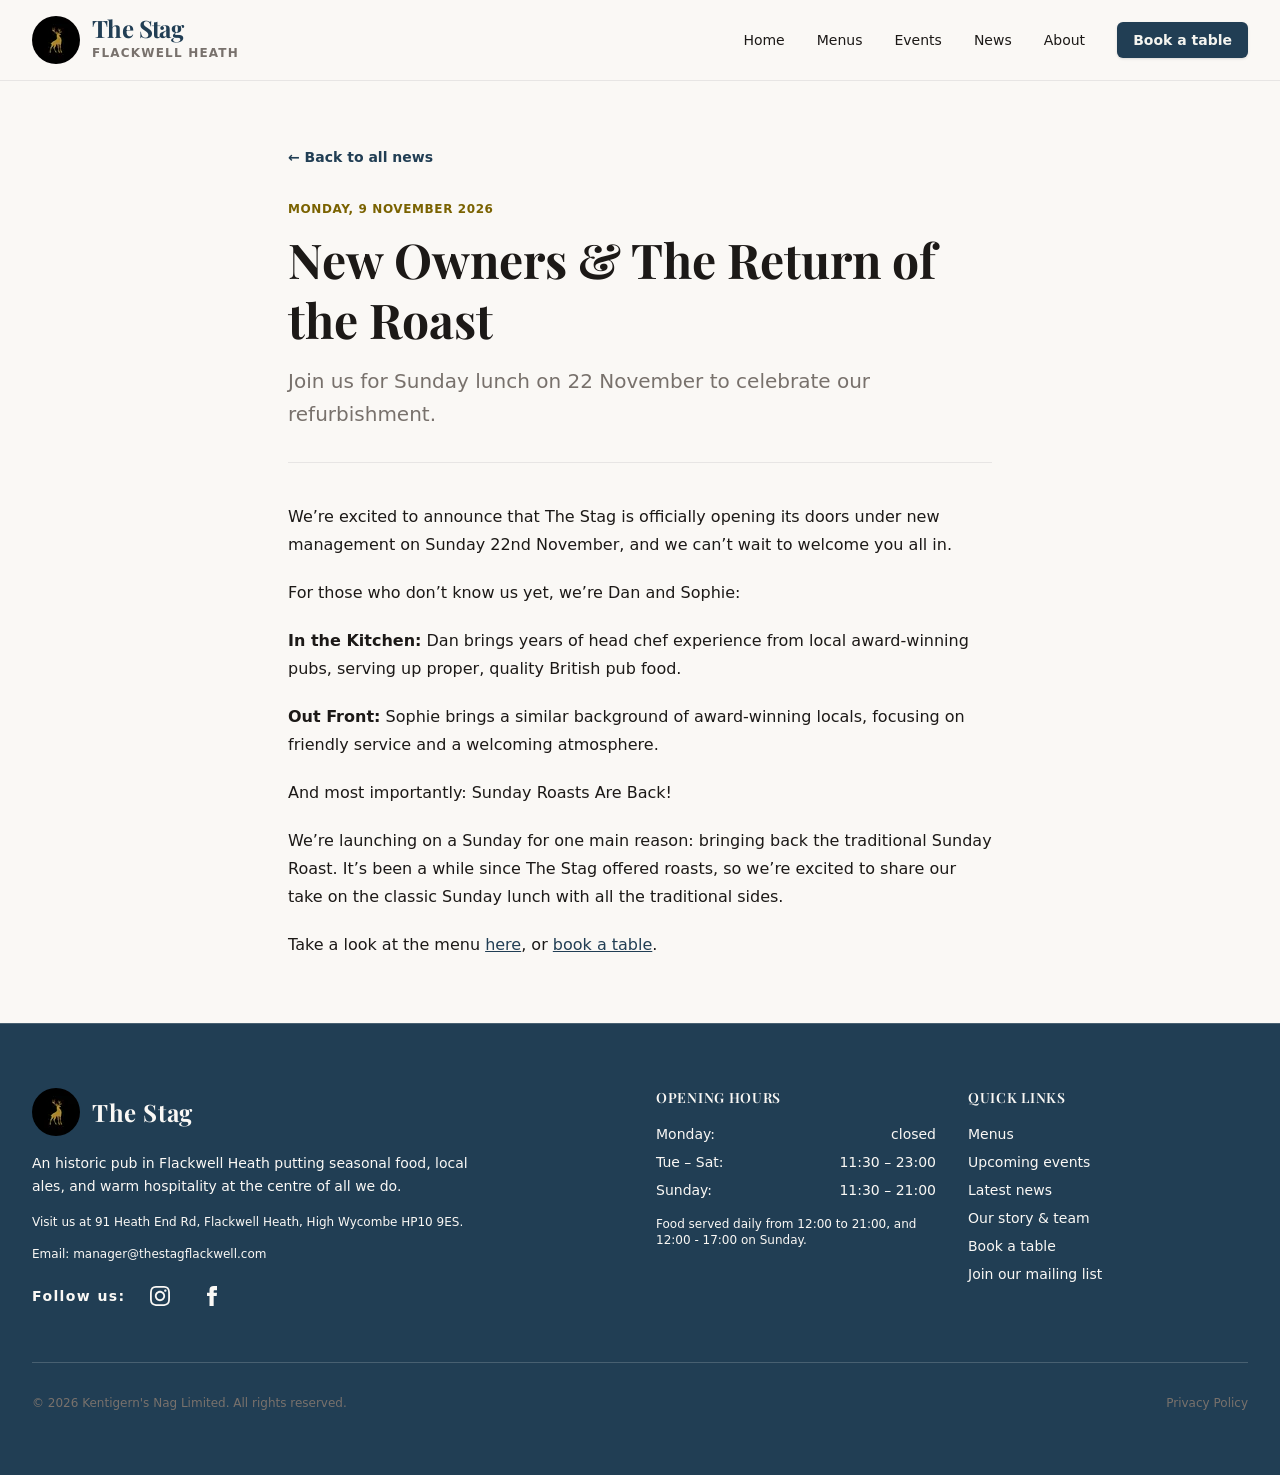
<file: news/opening/index.html>
<!DOCTYPE html><html lang="en" class="scroll-smooth"><head><meta charset="utf-8"><meta name="viewport" content="width=device-width, initial-scale=1.0"><link rel="icon" type="image/png" href="/favicon-96x96.png"><link rel="icon" type="image/svg+xml" href="/favicon.svg"><link rel="icon" href="/favicon.ico"><meta name="generator" content="Astro v7.4.12"><title>New Owners &amp; The Return of the Roast | The Stag News</title><meta name="description" content="Join us for Sunday lunch on 22 November to celebrate our refurbishment."><link rel="preconnect" href="https://fonts.googleapis.com"><link rel="preconnect" href="https://fonts.gstatic.com" crossorigin><link href="https://fonts.googleapis.com/css2?family=Playfair+Display:ital,wght@0,400..900;1,400..900&display=swap" rel="stylesheet"><meta name="astro-view-transitions-enabled" content="true"><meta name="astro-view-transitions-fallback" content="animate"><script type="module" src="/_astro/ClientRouter.astro_astro_type_script_index_0_lang.kFdidLF3.js"></script><link rel="stylesheet" href="/_astro/BaseLayout.NsER3oKe.css"><script type="module" src="/_astro/page.BtBW4zvp.js"></script></head><body class="bg-surface text-copy font-sans min-h-screen flex flex-col selection:bg-accent selection:text-accent-contrast"><!-- Sticky, mobile-friendly header --><header class="sticky top-0 z-50 bg-surface/95 backdrop-blur border-b border-border transition-colors"><div class="max-w-7xl mx-auto px-4 sm:px-6 lg:px-8"><div class="flex items-center justify-between h-20"><a href="/" class="flex items-center gap-3 group"><img src="/_astro/staglogo.CwuBCRP1_1ImVek.webp" alt="The Stag logo" loading="lazy" decoding="async" width="48" height="48" class="w-12 h-12 rounded-full object-cover group-hover:scale-105 transition-transform"><div><span class="font-serif text-2xl font-bold tracking-tight text-primary block leading-none">The Stag</span><span class="text-xs uppercase tracking-widest text-copy-muted font-sans font-semibold">Flackwell Heath</span></div></a><!-- Desktop navigation --><nav class="hidden md:flex items-center gap-8"><a href="/" class="text-sm font-medium text-copy hover:text-accent transition-colors py-1 relative hover:underline underline-offset-4 decoration-accent">Home</a><a href="/menus" class="text-sm font-medium text-copy hover:text-accent transition-colors py-1 relative hover:underline underline-offset-4 decoration-accent">Menus</a><a href="/events" class="text-sm font-medium text-copy hover:text-accent transition-colors py-1 relative hover:underline underline-offset-4 decoration-accent">Events</a><a href="/news" class="text-sm font-medium text-copy hover:text-accent transition-colors py-1 relative hover:underline underline-offset-4 decoration-accent">News</a><a href="/about" class="text-sm font-medium text-copy hover:text-accent transition-colors py-1 relative hover:underline underline-offset-4 decoration-accent">About</a><a href="/book" class="btn-primary">Book a table</a></nav><!-- Mobile navigation disclosure --><div class="md:hidden"><details class="relative group"><summary class="list-none p-2 rounded-md text-copy hover:text-accent hover:bg-surface-raised cursor-pointer focus:outline-none border border-border" aria-label="Toggle navigation menu"><svg class="w-6 h-6 open:hidden block" fill="none" viewBox="0 0 24 24" stroke-width="1.5" stroke="currentColor"><path stroke-linecap="round" stroke-linejoin="round" d="M3.75 6.75h16.5M3.75 12h16.5m-16.5 5.25h16.5"></path></svg></summary><nav class="absolute right-0 mt-2 w-56 p-3 rounded-lg shadow-xl bg-surface-raised border border-border flex flex-col gap-2 z-50 animate-in fade-in"><a href="/" class="px-3 py-2 rounded-md text-sm font-medium text-copy hover:text-accent hover:bg-surface transition-colors">Home</a><a href="/menus" class="px-3 py-2 rounded-md text-sm font-medium text-copy hover:text-accent hover:bg-surface transition-colors">Menus</a><a href="/events" class="px-3 py-2 rounded-md text-sm font-medium text-copy hover:text-accent hover:bg-surface transition-colors">Events</a><a href="/news" class="px-3 py-2 rounded-md text-sm font-medium text-copy hover:text-accent hover:bg-surface transition-colors">News</a><a href="/about" class="px-3 py-2 rounded-md text-sm font-medium text-copy hover:text-accent hover:bg-surface transition-colors">About</a><div class="pt-2 border-t border-border"><a href="/book" class="btn-primary w-full">Book a table</a></div></nav></details></div></div></div></header><!-- Main Content Area --><main class="flex-1"><div class="max-w-3xl mx-auto px-4 sm:px-6 lg:px-8 py-12 lg:py-16"><nav class="mb-8"><a href="/news" class="action-link">&larr; Back to all news</a></nav><header class="mb-10 pb-8 border-b border-border"><time datetime="2026-11-09T00:00:00.000Z" class="text-xs font-semibold text-accent uppercase tracking-wider block mb-3">Monday, 9 November 2026</time><h1 class="font-serif text-3xl sm:text-5xl font-bold text-copy leading-tight mb-4">New Owners &amp; The Return of the Roast</h1><p class="text-xl text-copy-muted leading-relaxed font-light">Join us for Sunday lunch on 22 November to celebrate our refurbishment.</p></header><article class="prose prose-pub max-w-none"><p>We’re excited to announce that The Stag is officially opening its doors under new management on Sunday 22nd November, and we can’t wait to welcome you all in.</p>
<p>For those who don’t know us yet, we’re Dan and Sophie:</p>
<p><strong>In the Kitchen:</strong> Dan brings years of head chef experience from local award-winning pubs, serving up proper, quality British pub food.</p>
<p><strong>Out Front:</strong> Sophie brings a similar background of award-winning locals, focusing on friendly service and a welcoming atmosphere.</p>
<p>And most importantly: Sunday Roasts Are Back!</p>
<p>We’re launching on a Sunday for one main reason: bringing back the traditional Sunday Roast. It’s been a while since The Stag offered roasts, so we’re excited to share our take on the classic Sunday lunch with all the traditional sides.</p>
<p>Take a look at the menu <a href="/SundayMenu.pdf">here</a>, or <a href="/book">book a table</a>.</p>
</article></div></main><!-- Footer using bg-surface-dark text-copy-inverse --><footer class="bg-surface-dark text-copy-inverse border-t border-border/20"><div class="max-w-7xl mx-auto px-4 sm:px-6 lg:px-8 py-12 lg:py-16"><div class="grid grid-cols-1 md:grid-cols-4 gap-8"><div class="md:col-span-2"><div class="flex items-center gap-3 mb-4"><img src="/_astro/staglogo.CwuBCRP1_1ImVek.webp" alt="The Stag logo" loading="lazy" decoding="async" width="48" height="48" class="w-12 h-12 rounded-full object-cover group-hover:scale-105 transition-transform"><span class="font-serif text-2xl font-bold tracking-wide">The Stag</span></div><p class="max-w-md text-sm leading-relaxed mb-4">An historic pub in Flackwell Heath putting seasonal food, local ales, and warm hospitality at the centre of all we do.</p><p class="text-xs mb-4"><a href="/about#visit-us" class="hover:text-accent transition-colors">Visit us at 91 Heath End Rd, Flackwell Heath, High Wycombe HP10 9ES.</a></p><p class="text-xs mb-4">Email: <a href="mailto:manager@thestagflackwell.com" class="hover:text-accent transition-colors">manager@thestagflackwell.com</a></p><div class="flex items-center gap-4 text-contrast"><span class="text-sm font-semibold tracking-widest">Follow us:</span><a href="https://www.instagram.com/thestagflackwell/" target="_blank" rel="noopener noreferrer" aria-label="Instagram" class="hover:text-accent transition-colors p-2"><svg class="w-5 h-5 fill-current" viewBox="0 0 24 24" aria-hidden="true"><path d="M12 2.163c3.204 0 3.584.012 4.85.07 3.252.148 4.771 1.691 4.919 4.919.058 1.265.069 1.645.069 4.849 0 3.205-.012 3.584-.069 4.849-.149 3.225-1.664 4.771-4.919 4.919-1.266.058-1.644.07-4.85.07-3.204 0-3.584-.012-4.849-.07-3.26-.149-4.771-1.699-4.919-4.92-.058-1.265-.07-1.644-.07-4.849 0-3.204.013-3.583.07-4.849.149-3.227 1.664-4.771 4.919-4.919 1.266-.057 1.645-.069 4.849-.069zm0-2.163c-3.259 0-3.667.014-4.947.072-4.358.2-6.78 2.618-6.98 6.98-.059 1.281-.073 1.689-.073 4.948 0 3.259.014 3.668.072 4.948.2 4.358 2.618 6.78 6.98 6.98 1.281.058 1.689.072 4.948.072 3.259 0 3.668-.014 4.948-.072 4.354-.2 6.782-2.618 6.979-6.98.059-1.28.073-1.689.073-4.948 0-3.259-.014-3.667-.072-4.947-.196-4.354-2.617-6.78-6.979-6.98-1.281-.059-1.69-.073-4.949-.073zm0 5.838c-3.403 0-6.162 2.759-6.162 6.162s2.759 6.163 6.162 6.163 6.162-2.759 6.162-6.163c0-3.403-2.759-6.162-6.162-6.162zm0 10.162c-2.209 0-4-1.79-4-4 0-2.209 1.791-4 4-4s4 1.791 4 4c0 2.21-1.791 4-4 4zm6.406-11.845c-.796 0-1.441.645-1.441 1.44s.645 1.44 1.441 1.44c.795 0 1.439-.645 1.439-1.44s-.644-1.44-1.439-1.44z"></path></svg></a><a href="https://www.facebook.com/profile.php?id=61593123454991" target="_blank" rel="noopener noreferrer" aria-label="Facebook" class="hover:text-accent transition-colors p-2"><svg class="w-5 h-5 fill-current" viewBox="0 0 24 24" aria-hidden="true"><path d="M9 8H6v4h3v12h5V12h3.642L18 8h-4V6.333C14 5.37 14.5 5 15.5 5H18V0h-3.808C10.59 0 9 1.581 9 4.75V8z"></path></svg></a></div></div><div><h3 class="font-serif text-sm font-semibold uppercase tracking-wider mb-4">Opening Hours</h3><ul class="text-sm space-y-2"><li class="flex justify-between"><span>Monday:</span> <span>closed</span></li><li class="flex justify-between"><span>Tue – Sat:</span> <span>11:30 – 23:00</span></li><li class="flex justify-between"><span>Sunday:</span> <span>11:30 – 21:00</span></li><li class="pt-2 text-xs">Food served daily from 12:00 to 21:00, and 12:00 - 17:00 on Sunday.</li></ul></div><div><h3 class="font-serif text-sm font-semibold uppercase tracking-wider mb-4">Quick Links</h3><ul class="text-sm space-y-2"><li><a href="/menus" class="hover:text-accent transition-colors">Menus</a></li><li><a href="/events" class="hover:text-accent transition-colors">Upcoming events</a></li><li><a href="/news" class="hover:text-accent transition-colors">Latest news</a></li><li><a href="/about" class="hover:text-accent transition-colors">Our story & team</a></li><li><a href="/book" class="hover:text-accent transition-colors">Book a table</a></li><li><a href="/join" class="hover:text-accent transition-colors">Join our mailing list</a></li></ul></div></div><div class="mt-12 pt-8 border-t border-border/20 flex flex-col sm:flex-row justify-between items-center text-xs text-copy-muted gap-4"><p>&copy; 2026 Kentigern&apos;s Nag Limited. All rights reserved.</p><div class="flex gap-6"><a href="/privacy" class="hover:text-copy-inverse transition-colors">Privacy Policy</a></div></div></div></footer></body></html>
</file>
<file: _astro/BaseLayout.NsER3oKe.css>
.astro-route-announcer{clip:rect(0 0 0 0);clip-path:inset(50%);white-space:nowrap;width:1px;height:1px;position:absolute;top:0;left:0;overflow:hidden}@layer properties{@supports (((-webkit-hyphens:none)) and (not (margin-trim:block))) or ((-moz-orient:inline) and (not (color:rgb(from red r g b)))){*,:before,:after,::backdrop{--tw-rotate-x:initial;--tw-rotate-y:initial;--tw-rotate-z:initial;--tw-skew-x:initial;--tw-skew-y:initial;--tw-space-y-reverse:0;--tw-border-style:solid;--tw-leading:initial;--tw-font-weight:initial;--tw-tracking:initial;--tw-shadow:0 0 #0000;--tw-shadow-color:initial;--tw-shadow-alpha:100%;--tw-inset-shadow:0 0 #0000;--tw-inset-shadow-color:initial;--tw-inset-shadow-alpha:100%;--tw-ring-color:initial;--tw-ring-shadow:0 0 #0000;--tw-inset-ring-color:initial;--tw-inset-ring-shadow:0 0 #0000;--tw-ring-inset:initial;--tw-ring-offset-width:0px;--tw-ring-offset-color:#fff;--tw-ring-offset-shadow:0 0 #0000;--tw-blur:initial;--tw-brightness:initial;--tw-contrast:initial;--tw-grayscale:initial;--tw-hue-rotate:initial;--tw-invert:initial;--tw-opacity:initial;--tw-saturate:initial;--tw-sepia:initial;--tw-drop-shadow:initial;--tw-drop-shadow-color:initial;--tw-drop-shadow-alpha:100%;--tw-drop-shadow-size:initial;--tw-backdrop-blur:initial;--tw-backdrop-brightness:initial;--tw-backdrop-contrast:initial;--tw-backdrop-grayscale:initial;--tw-backdrop-hue-rotate:initial;--tw-backdrop-invert:initial;--tw-backdrop-opacity:initial;--tw-backdrop-saturate:initial;--tw-backdrop-sepia:initial;--tw-scale-x:1;--tw-scale-y:1;--tw-scale-z:1}}}@layer theme{:root,:host{--font-mono:ui-monospace, SFMono-Regular, Menlo, Monaco, Consolas, "Liberation Mono", "Courier New", monospace;--spacing:.25rem;--container-md:28rem;--container-lg:32rem;--container-xl:36rem;--container-2xl:42rem;--container-3xl:48rem;--container-4xl:56rem;--container-5xl:64rem;--container-7xl:80rem;--text-xs:.75rem;--text-xs--line-height:calc(1 / .75);--text-sm:.875rem;--text-sm--line-height:calc(1.25 / .875);--text-base:1rem;--text-base--line-height:calc(1.5 / 1);--text-lg:1.125rem;--text-lg--line-height:calc(1.75 / 1.125);--text-xl:1.25rem;--text-xl--line-height:calc(1.75 / 1.25);--text-2xl:1.5rem;--text-2xl--line-height:calc(2 / 1.5);--text-3xl:1.875rem;--text-3xl--line-height:calc(2.25 / 1.875);--text-4xl:2.25rem;--text-4xl--line-height:calc(2.5 / 2.25);--text-5xl:3rem;--text-5xl--line-height:1;--text-6xl:3.75rem;--text-6xl--line-height:1;--font-weight-light:300;--font-weight-medium:500;--font-weight-semibold:600;--font-weight-bold:700;--tracking-tight:-.025em;--tracking-wide:.025em;--tracking-wider:.05em;--tracking-widest:.1em;--leading-tight:1.25;--leading-relaxed:1.625;--radius-md:.375rem;--radius-lg:.5rem;--radius-xl:.75rem;--default-transition-duration:.15s;--default-transition-timing-function:cubic-bezier(.4, 0, .2, 1);--default-mono-font-family:var(--font-mono)}}@layer base{*,:after,:before,::backdrop{box-sizing:border-box;border:0 solid;margin:0;padding:0}::file-selector-button{box-sizing:border-box;border:0 solid;margin:0;padding:0}html,:host{-webkit-text-size-adjust:100%;tab-size:4;font-feature-settings:normal;font-variation-settings:normal;-webkit-tap-highlight-color:transparent;font-family:system-ui,sans-serif;line-height:1.5}hr{height:0;color:inherit;border-top-width:1px}abbr:where([title]){text-decoration:underline dotted}h1,h2,h3,h4,h5,h6{font-size:inherit;font-weight:inherit}a{color:inherit;-webkit-text-decoration:inherit;-webkit-text-decoration:inherit;-webkit-text-decoration:inherit;text-decoration:inherit}b,strong{font-weight:bolder}code,kbd,samp,pre{font-family:var(--default-mono-font-family,ui-monospace, SFMono-Regular, Menlo, Monaco, Consolas, "Liberation Mono", "Courier New", monospace);font-feature-settings:var(--default-mono-font-feature-settings,normal);font-variation-settings:var(--default-mono-font-variation-settings,normal);font-size:1em}small{font-size:80%}sub,sup{vertical-align:baseline;font-size:75%;line-height:0;position:relative}sub{bottom:-.25em}sup{top:-.5em}table{text-indent:0;border-color:inherit;border-collapse:collapse}:-moz-focusring:where(:not(iframe)){outline:auto}progress{vertical-align:baseline}summary{display:list-item}ol,ul,menu{list-style:none}img,svg,video,canvas,audio,iframe,embed,object{vertical-align:middle;display:block}img,video{max-width:100%;height:auto}button,input,select,optgroup,textarea{font:inherit;font-feature-settings:inherit;font-variation-settings:inherit;letter-spacing:inherit;color:inherit;opacity:1;background-color:#0000;border-radius:0}::file-selector-button{font:inherit;font-feature-settings:inherit;font-variation-settings:inherit;letter-spacing:inherit;color:inherit;opacity:1;background-color:#0000;border-radius:0}:where(select:is([multiple],[size])) optgroup{font-weight:bolder}:where(select:is([multiple],[size])) optgroup option{padding-inline-start:20px}::file-selector-button{margin-inline-end:4px}::placeholder{opacity:1}@supports (not ((-webkit-appearance:-apple-pay-button))) or (contain-intrinsic-size:1px){::placeholder{color:currentColor}@supports (color:color-mix(in lab, red, red)){::placeholder{color:color-mix(in oklab, currentcolor 50%, transparent)}}}textarea{resize:vertical}::-webkit-search-decoration{-webkit-appearance:none}::-webkit-date-and-time-value{min-height:1lh;text-align:inherit}::-webkit-datetime-edit{display:inline-flex}::-webkit-datetime-edit-fields-wrapper{padding:0}::-webkit-datetime-edit{padding-block:0}::-webkit-datetime-edit-year-field{padding-block:0}::-webkit-datetime-edit-month-field{padding-block:0}::-webkit-datetime-edit-day-field{padding-block:0}::-webkit-datetime-edit-hour-field{padding-block:0}::-webkit-datetime-edit-minute-field{padding-block:0}::-webkit-datetime-edit-second-field{padding-block:0}::-webkit-datetime-edit-millisecond-field{padding-block:0}::-webkit-datetime-edit-meridiem-field{padding-block:0}::-webkit-calendar-picker-indicator{line-height:1}:-moz-ui-invalid{box-shadow:none}button,input:where([type=button],[type=reset],[type=submit]){appearance:button}::file-selector-button{appearance:button}::-webkit-inner-spin-button{height:auto}::-webkit-outer-spin-button{height:auto}[hidden]:where(:not([hidden=until-found])){display:none!important}}@layer components;@layer utilities{.absolute{position:absolute}.relative{position:relative}.static{position:static}.sticky{position:sticky}.inset-0{inset:0}.top-0{top:0}.right-0{right:0}.z-10{z-index:10}.z-50{z-index:50}.mx-auto{margin-inline:auto}.my-10{margin-block:calc(var(--spacing) * 10)}.prose{color:var(--tw-prose-body);max-width:65ch}.prose :where(p):not(:where([class~=not-prose],[class~=not-prose] *)){margin-top:1.25em;margin-bottom:1.25em}.prose :where([class~=lead]):not(:where([class~=not-prose],[class~=not-prose] *)){color:var(--tw-prose-lead);margin-top:1.2em;margin-bottom:1.2em;font-size:1.25em;line-height:1.6}.prose :where(a):not(:where([class~=not-prose],[class~=not-prose] *)){color:var(--tw-prose-links);font-weight:500;text-decoration:underline}.prose :where(strong):not(:where([class~=not-prose],[class~=not-prose] *)){color:var(--tw-prose-bold);font-weight:600}.prose :where(a strong):not(:where([class~=not-prose],[class~=not-prose] *)),.prose :where(blockquote strong):not(:where([class~=not-prose],[class~=not-prose] *)),.prose :where(thead th strong):not(:where([class~=not-prose],[class~=not-prose] *)){color:inherit}.prose :where(ol):not(:where([class~=not-prose],[class~=not-prose] *)){margin-top:1.25em;margin-bottom:1.25em;padding-inline-start:1.625em;list-style-type:decimal}.prose :where(ol[type=A]):not(:where([class~=not-prose],[class~=not-prose] *)){list-style-type:upper-alpha}.prose :where(ol[type=a]):not(:where([class~=not-prose],[class~=not-prose] *)){list-style-type:lower-alpha}.prose :where(ol[type=A s]):not(:where([class~=not-prose],[class~=not-prose] *)){list-style-type:upper-alpha}.prose :where(ol[type=a s]):not(:where([class~=not-prose],[class~=not-prose] *)){list-style-type:lower-alpha}.prose :where(ol[type=I]):not(:where([class~=not-prose],[class~=not-prose] *)){list-style-type:upper-roman}.prose :where(ol[type=i]):not(:where([class~=not-prose],[class~=not-prose] *)){list-style-type:lower-roman}.prose :where(ol[type=I s]):not(:where([class~=not-prose],[class~=not-prose] *)){list-style-type:upper-roman}.prose :where(ol[type=i s]):not(:where([class~=not-prose],[class~=not-prose] *)){list-style-type:lower-roman}.prose :where(ol[type="1"]):not(:where([class~=not-prose],[class~=not-prose] *)){list-style-type:decimal}.prose :where(ul):not(:where([class~=not-prose],[class~=not-prose] *)){margin-top:1.25em;margin-bottom:1.25em;padding-inline-start:1.625em;list-style-type:disc}.prose :where(ol>li):not(:where([class~=not-prose],[class~=not-prose] *))::marker{color:var(--tw-prose-counters);font-weight:400}.prose :where(ul>li):not(:where([class~=not-prose],[class~=not-prose] *))::marker{color:var(--tw-prose-bullets)}.prose :where(dt):not(:where([class~=not-prose],[class~=not-prose] *)){color:var(--tw-prose-headings);margin-top:1.25em;font-weight:600}.prose :where(hr):not(:where([class~=not-prose],[class~=not-prose] *)){border-color:var(--tw-prose-hr);border-top-width:1px;margin-top:3em;margin-bottom:3em}.prose :where(blockquote):not(:where([class~=not-prose],[class~=not-prose] *)){color:var(--tw-prose-quotes);border-inline-start-width:.25rem;border-inline-start-color:var(--tw-prose-quote-borders);quotes:"“""”""‘""’";margin-top:1.6em;margin-bottom:1.6em;padding-inline-start:1em;font-style:italic;font-weight:500}.prose :where(blockquote p:first-of-type):not(:where([class~=not-prose],[class~=not-prose] *)):before{content:open-quote}.prose :where(blockquote p:last-of-type):not(:where([class~=not-prose],[class~=not-prose] *)):after{content:close-quote}.prose :where(h1):not(:where([class~=not-prose],[class~=not-prose] *)){color:var(--tw-prose-headings);margin-top:0;margin-bottom:.888889em;font-size:2.25em;font-weight:800;line-height:1.11111}.prose :where(h1 strong):not(:where([class~=not-prose],[class~=not-prose] *)){color:inherit;font-weight:900}.prose :where(h2):not(:where([class~=not-prose],[class~=not-prose] *)){color:var(--tw-prose-headings);margin-top:2em;margin-bottom:1em;font-size:1.5em;font-weight:700;line-height:1.33333}.prose :where(h2 strong):not(:where([class~=not-prose],[class~=not-prose] *)){color:inherit;font-weight:800}.prose :where(h3):not(:where([class~=not-prose],[class~=not-prose] *)){color:var(--tw-prose-headings);margin-top:1.6em;margin-bottom:.6em;font-size:1.25em;font-weight:600;line-height:1.6}.prose :where(h3 strong):not(:where([class~=not-prose],[class~=not-prose] *)){color:inherit;font-weight:700}.prose :where(h4):not(:where([class~=not-prose],[class~=not-prose] *)){color:var(--tw-prose-headings);margin-top:1.5em;margin-bottom:.5em;font-weight:600;line-height:1.5}.prose :where(h4 strong):not(:where([class~=not-prose],[class~=not-prose] *)){color:inherit;font-weight:700}.prose :where(img):not(:where([class~=not-prose],[class~=not-prose] *)){margin-top:2em;margin-bottom:2em}.prose :where(picture):not(:where([class~=not-prose],[class~=not-prose] *)){margin-top:2em;margin-bottom:2em;display:block}.prose :where(video):not(:where([class~=not-prose],[class~=not-prose] *)){margin-top:2em;margin-bottom:2em}.prose :where(kbd):not(:where([class~=not-prose],[class~=not-prose] *)){color:var(--tw-prose-kbd);box-shadow:0 0 0 1px var(--tw-prose-kbd-shadows), 0 3px 0 var(--tw-prose-kbd-shadows);padding-top:.1875em;padding-inline-end:.375em;padding-bottom:.1875em;border-radius:.3125rem;padding-inline-start:.375em;font-family:inherit;font-size:.875em;font-weight:500}.prose :where(code):not(:where([class~=not-prose],[class~=not-prose] *)){color:var(--tw-prose-code);font-size:.875em;font-weight:600}.prose :where(code):not(:where([class~=not-prose],[class~=not-prose] *)):before,.prose :where(code):not(:where([class~=not-prose],[class~=not-prose] *)):after{content:"`"}.prose :where(a code):not(:where([class~=not-prose],[class~=not-prose] *)),.prose :where(h1 code):not(:where([class~=not-prose],[class~=not-prose] *)){color:inherit}.prose :where(h2 code):not(:where([class~=not-prose],[class~=not-prose] *)){color:inherit;font-size:.875em}.prose :where(h3 code):not(:where([class~=not-prose],[class~=not-prose] *)){color:inherit;font-size:.9em}.prose :where(h4 code):not(:where([class~=not-prose],[class~=not-prose] *)),.prose :where(blockquote code):not(:where([class~=not-prose],[class~=not-prose] *)),.prose :where(thead th code):not(:where([class~=not-prose],[class~=not-prose] *)){color:inherit}.prose :where(pre):not(:where([class~=not-prose],[class~=not-prose] *)){color:var(--tw-prose-pre-code);background-color:var(--tw-prose-pre-bg);padding-top:.857143em;padding-inline-end:1.14286em;padding-bottom:.857143em;border-radius:.375rem;margin-top:1.71429em;margin-bottom:1.71429em;padding-inline-start:1.14286em;font-size:.875em;font-weight:400;line-height:1.71429;overflow-x:auto}.prose :where(pre code):not(:where([class~=not-prose],[class~=not-prose] *)){font-weight:inherit;color:inherit;font-size:inherit;font-family:inherit;line-height:inherit;background-color:#0000;border-width:0;border-radius:0;padding:0}.prose :where(pre code):not(:where([class~=not-prose],[class~=not-prose] *)):before,.prose :where(pre code):not(:where([class~=not-prose],[class~=not-prose] *)):after{content:none}.prose :where(table):not(:where([class~=not-prose],[class~=not-prose] *)){table-layout:auto;width:100%;margin-top:2em;margin-bottom:2em;font-size:.875em;line-height:1.71429}.prose :where(thead):not(:where([class~=not-prose],[class~=not-prose] *)){border-bottom-width:1px;border-bottom-color:var(--tw-prose-th-borders)}.prose :where(thead th):not(:where([class~=not-prose],[class~=not-prose] *)){color:var(--tw-prose-headings);vertical-align:bottom;padding-inline-end:.571429em;padding-bottom:.571429em;padding-inline-start:.571429em;font-weight:600}.prose :where(tbody tr):not(:where([class~=not-prose],[class~=not-prose] *)){border-bottom-width:1px;border-bottom-color:var(--tw-prose-td-borders)}.prose :where(tbody tr:last-child):not(:where([class~=not-prose],[class~=not-prose] *)){border-bottom-width:0}.prose :where(tbody td):not(:where([class~=not-prose],[class~=not-prose] *)){vertical-align:baseline}.prose :where(tfoot):not(:where([class~=not-prose],[class~=not-prose] *)){border-top-width:1px;border-top-color:var(--tw-prose-th-borders)}.prose :where(tfoot td):not(:where([class~=not-prose],[class~=not-prose] *)){vertical-align:top}.prose :where(th,td):not(:where([class~=not-prose],[class~=not-prose] *)){text-align:start}.prose :where(figure>*):not(:where([class~=not-prose],[class~=not-prose] *)){margin-top:0;margin-bottom:0}.prose :where(figcaption):not(:where([class~=not-prose],[class~=not-prose] *)){color:var(--tw-prose-captions);margin-top:.857143em;font-size:.875em;line-height:1.42857}.prose{--tw-prose-body:oklch(37.3% .034 259.733);--tw-prose-headings:oklch(21% .034 264.665);--tw-prose-lead:oklch(44.6% .03 256.802);--tw-prose-links:oklch(21% .034 264.665);--tw-prose-bold:oklch(21% .034 264.665);--tw-prose-counters:oklch(55.1% .027 264.364);--tw-prose-bullets:oklch(87.2% .01 258.338);--tw-prose-hr:oklch(92.8% .006 264.531);--tw-prose-quotes:oklch(21% .034 264.665);--tw-prose-quote-borders:oklch(92.8% .006 264.531);--tw-prose-captions:oklch(55.1% .027 264.364);--tw-prose-kbd:oklch(21% .034 264.665);--tw-prose-kbd-shadows:oklab(21% -.00316127 -.0338527/.1);--tw-prose-code:oklch(21% .034 264.665);--tw-prose-pre-code:oklch(92.8% .006 264.531);--tw-prose-pre-bg:oklch(27.8% .033 256.848);--tw-prose-th-borders:oklch(87.2% .01 258.338);--tw-prose-td-borders:oklch(92.8% .006 264.531);--tw-prose-invert-body:oklch(87.2% .01 258.338);--tw-prose-invert-headings:#fff;--tw-prose-invert-lead:oklch(70.7% .022 261.325);--tw-prose-invert-links:#fff;--tw-prose-invert-bold:#fff;--tw-prose-invert-counters:oklch(70.7% .022 261.325);--tw-prose-invert-bullets:oklch(44.6% .03 256.802);--tw-prose-invert-hr:oklch(37.3% .034 259.733);--tw-prose-invert-quotes:oklch(96.7% .003 264.542);--tw-prose-invert-quote-borders:oklch(37.3% .034 259.733);--tw-prose-invert-captions:oklch(70.7% .022 261.325);--tw-prose-invert-kbd:#fff;--tw-prose-invert-kbd-shadows:#ffffff1a;--tw-prose-invert-code:#fff;--tw-prose-invert-pre-code:oklch(87.2% .01 258.338);--tw-prose-invert-pre-bg:#00000080;--tw-prose-invert-th-borders:oklch(44.6% .03 256.802);--tw-prose-invert-td-borders:oklch(37.3% .034 259.733);font-size:1rem;line-height:1.75}.prose :where(picture>img):not(:where([class~=not-prose],[class~=not-prose] *)){margin-top:0;margin-bottom:0}.prose :where(li):not(:where([class~=not-prose],[class~=not-prose] *)){margin-top:.5em;margin-bottom:.5em}.prose :where(ol>li):not(:where([class~=not-prose],[class~=not-prose] *)),.prose :where(ul>li):not(:where([class~=not-prose],[class~=not-prose] *)){padding-inline-start:.375em}.prose :where(.prose>ul>li p):not(:where([class~=not-prose],[class~=not-prose] *)){margin-top:.75em;margin-bottom:.75em}.prose :where(.prose>ul>li>p:first-child):not(:where([class~=not-prose],[class~=not-prose] *)){margin-top:1.25em}.prose :where(.prose>ul>li>p:last-child):not(:where([class~=not-prose],[class~=not-prose] *)){margin-bottom:1.25em}.prose :where(.prose>ol>li>p:first-child):not(:where([class~=not-prose],[class~=not-prose] *)){margin-top:1.25em}.prose :where(.prose>ol>li>p:last-child):not(:where([class~=not-prose],[class~=not-prose] *)){margin-bottom:1.25em}.prose :where(ul ul,ul ol,ol ul,ol ol):not(:where([class~=not-prose],[class~=not-prose] *)){margin-top:.75em;margin-bottom:.75em}.prose :where(dl):not(:where([class~=not-prose],[class~=not-prose] *)){margin-top:1.25em;margin-bottom:1.25em}.prose :where(dd):not(:where([class~=not-prose],[class~=not-prose] *)){margin-top:.5em;padding-inline-start:1.625em}.prose :where(hr+*):not(:where([class~=not-prose],[class~=not-prose] *)),.prose :where(h2+*):not(:where([class~=not-prose],[class~=not-prose] *)),.prose :where(h3+*):not(:where([class~=not-prose],[class~=not-prose] *)),.prose :where(h4+*):not(:where([class~=not-prose],[class~=not-prose] *)){margin-top:0}.prose :where(thead th:first-child):not(:where([class~=not-prose],[class~=not-prose] *)){padding-inline-start:0}.prose :where(thead th:last-child):not(:where([class~=not-prose],[class~=not-prose] *)){padding-inline-end:0}.prose :where(tbody td,tfoot td):not(:where([class~=not-prose],[class~=not-prose] *)){padding-top:.571429em;padding-inline-end:.571429em;padding-bottom:.571429em;padding-inline-start:.571429em}.prose :where(tbody td:first-child,tfoot td:first-child):not(:where([class~=not-prose],[class~=not-prose] *)){padding-inline-start:0}.prose :where(tbody td:last-child,tfoot td:last-child):not(:where([class~=not-prose],[class~=not-prose] *)){padding-inline-end:0}.prose :where(figure):not(:where([class~=not-prose],[class~=not-prose] *)){margin-top:2em;margin-bottom:2em}.prose :where(.prose>:first-child):not(:where([class~=not-prose],[class~=not-prose] *)){margin-top:0}.prose :where(.prose>:last-child):not(:where([class~=not-prose],[class~=not-prose] *)){margin-bottom:0}.mt-2{margin-top:calc(var(--spacing) * 2)}.mt-12{margin-top:calc(var(--spacing) * 12)}.mb-1{margin-bottom:var(--spacing)}.mb-2{margin-bottom:calc(var(--spacing) * 2)}.mb-3{margin-bottom:calc(var(--spacing) * 3)}.mb-4{margin-bottom:calc(var(--spacing) * 4)}.mb-6{margin-bottom:calc(var(--spacing) * 6)}.mb-8{margin-bottom:calc(var(--spacing) * 8)}.mb-10{margin-bottom:calc(var(--spacing) * 10)}.ml-1{margin-left:var(--spacing)}.ml-2{margin-left:calc(var(--spacing) * 2)}.ml-auto{margin-left:auto}.line-clamp-2{-webkit-line-clamp:2;-webkit-box-orient:vertical;display:-webkit-box;overflow:hidden}.block{display:block}.flex{display:flex}.grid{display:grid}.hidden{display:none}.inline-block{display:inline-block}.table{display:table}.h-5{height:calc(var(--spacing) * 5)}.h-6{height:calc(var(--spacing) * 6)}.h-12{height:calc(var(--spacing) * 12)}.h-20{height:calc(var(--spacing) * 20)}.min-h-screen{min-height:100vh}.w-5{width:calc(var(--spacing) * 5)}.w-6{width:calc(var(--spacing) * 6)}.w-12{width:calc(var(--spacing) * 12)}.w-56{width:calc(var(--spacing) * 56)}.w-full{width:100%}.max-w-2xl{max-width:var(--container-2xl)}.max-w-3xl{max-width:var(--container-3xl)}.max-w-4xl{max-width:var(--container-4xl)}.max-w-5xl{max-width:var(--container-5xl)}.max-w-7xl{max-width:var(--container-7xl)}.max-w-lg{max-width:var(--container-lg)}.max-w-md{max-width:var(--container-md)}.max-w-none{max-width:none}.flex-1{flex:1}.shrink-0{flex-shrink:0}.transform{transform:var(--tw-rotate-x, ) var(--tw-rotate-y, ) var(--tw-rotate-z, ) var(--tw-skew-x, ) var(--tw-skew-y, )}.cursor-pointer{cursor:pointer}.list-none{list-style-type:none}.grid-cols-1{grid-template-columns:repeat(1,minmax(0,1fr))}.flex-col{flex-direction:column}.flex-wrap{flex-wrap:wrap}.items-center{align-items:center}.items-start{align-items:flex-start}.justify-between{justify-content:space-between}.justify-center{justify-content:center}.gap-2{gap:calc(var(--spacing) * 2)}.gap-3{gap:calc(var(--spacing) * 3)}.gap-4{gap:calc(var(--spacing) * 4)}.gap-6{gap:calc(var(--spacing) * 6)}.gap-8{gap:calc(var(--spacing) * 8)}.gap-12{gap:calc(var(--spacing) * 12)}:where(.space-y-2>:not(:last-child)){--tw-space-y-reverse:0;margin-block-start:calc(calc(var(--spacing) * 2) * var(--tw-space-y-reverse));margin-block-end:calc(calc(var(--spacing) * 2) * calc(1 - var(--tw-space-y-reverse)))}:where(.space-y-4>:not(:last-child)){--tw-space-y-reverse:0;margin-block-start:calc(calc(var(--spacing) * 4) * var(--tw-space-y-reverse));margin-block-end:calc(calc(var(--spacing) * 4) * calc(1 - var(--tw-space-y-reverse)))}:where(.space-y-6>:not(:last-child)){--tw-space-y-reverse:0;margin-block-start:calc(calc(var(--spacing) * 6) * var(--tw-space-y-reverse));margin-block-end:calc(calc(var(--spacing) * 6) * calc(1 - var(--tw-space-y-reverse)))}:where(.space-y-8>:not(:last-child)){--tw-space-y-reverse:0;margin-block-start:calc(calc(var(--spacing) * 8) * var(--tw-space-y-reverse));margin-block-end:calc(calc(var(--spacing) * 8) * calc(1 - var(--tw-space-y-reverse)))}:where(.space-y-16>:not(:last-child)){--tw-space-y-reverse:0;margin-block-start:calc(calc(var(--spacing) * 16) * var(--tw-space-y-reverse));margin-block-end:calc(calc(var(--spacing) * 16) * calc(1 - var(--tw-space-y-reverse)))}.overflow-hidden{overflow:hidden}.scroll-smooth{scroll-behavior:smooth}.rounded-full{border-radius:2147483647px}.rounded-lg{border-radius:var(--radius-lg)}.rounded-md{border-radius:var(--radius-md)}.border{border-style:var(--tw-border-style);border-width:1px}.border-t{border-top-style:var(--tw-border-style);border-top-width:1px}.border-b{border-bottom-style:var(--tw-border-style);border-bottom-width:1px}.border-border{border-color:#e7e5e4}.border-border\/20{border-color:oklab(92.3175% .00169089 .00192583/.2)}.border-border\/60{border-color:oklab(92.3175% .00169089 .00192583/.6)}.border-border\/80{border-color:oklab(92.3175% .00169089 .00192583/.8)}.bg-accent{background-color:#7a6200}.bg-accent\/15{background-color:oklab(50.5386% -.00363319 .103318/.15)}.bg-surface{background-color:#faf8f5}.bg-surface-dark{background-color:#213e54}.bg-surface-raised{background-color:#fff}.bg-surface\/95{background-color:oklab(97.9827% .000916779 .00442582/.95)}.fill-current{fill:currentColor}.object-cover{object-fit:cover}.p-2{padding:calc(var(--spacing) * 2)}.p-3{padding:calc(var(--spacing) * 3)}.p-4{padding:calc(var(--spacing) * 4)}.p-6{padding:calc(var(--spacing) * 6)}.p-8{padding:calc(var(--spacing) * 8)}.px-3{padding-inline:calc(var(--spacing) * 3)}.px-4{padding-inline:calc(var(--spacing) * 4)}.py-1{padding-block:var(--spacing)}.py-2{padding-block:calc(var(--spacing) * 2)}.py-2\.5{padding-block:calc(var(--spacing) * 2.5)}.py-8{padding-block:calc(var(--spacing) * 8)}.py-12{padding-block:calc(var(--spacing) * 12)}.py-16{padding-block:calc(var(--spacing) * 16)}.py-20{padding-block:calc(var(--spacing) * 20)}.pt-2{padding-top:calc(var(--spacing) * 2)}.pt-4{padding-top:calc(var(--spacing) * 4)}.pt-6{padding-top:calc(var(--spacing) * 6)}.pt-8{padding-top:calc(var(--spacing) * 8)}.pb-2{padding-bottom:calc(var(--spacing) * 2)}.pb-3{padding-bottom:calc(var(--spacing) * 3)}.pb-8{padding-bottom:calc(var(--spacing) * 8)}.text-center{text-align:center}.font-sans{font-family:system-ui,sans-serif}.font-serif{font-family:Playfair Display,Georgia,serif}.text-2xl{font-size:var(--text-2xl);line-height:var(--tw-leading,var(--text-2xl--line-height))}.text-3xl{font-size:var(--text-3xl);line-height:var(--tw-leading,var(--text-3xl--line-height))}.text-4xl{font-size:var(--text-4xl);line-height:var(--tw-leading,var(--text-4xl--line-height))}.text-base{font-size:var(--text-base);line-height:var(--tw-leading,var(--text-base--line-height))}.text-lg{font-size:var(--text-lg);line-height:var(--tw-leading,var(--text-lg--line-height))}.text-sm{font-size:var(--text-sm);line-height:var(--tw-leading,var(--text-sm--line-height))}.text-xl{font-size:var(--text-xl);line-height:var(--tw-leading,var(--text-xl--line-height))}.text-xs{font-size:var(--text-xs);line-height:var(--tw-leading,var(--text-xs--line-height))}.leading-none{--tw-leading:1;line-height:1}.leading-relaxed{--tw-leading:var(--leading-relaxed);line-height:var(--leading-relaxed)}.leading-tight{--tw-leading:var(--leading-tight);line-height:var(--leading-tight)}.font-bold{--tw-font-weight:var(--font-weight-bold);font-weight:var(--font-weight-bold)}.font-light{--tw-font-weight:var(--font-weight-light);font-weight:var(--font-weight-light)}.font-medium{--tw-font-weight:var(--font-weight-medium);font-weight:var(--font-weight-medium)}.font-semibold{--tw-font-weight:var(--font-weight-semibold);font-weight:var(--font-weight-semibold)}.tracking-tight{--tw-tracking:var(--tracking-tight);letter-spacing:var(--tracking-tight)}.tracking-wide{--tw-tracking:var(--tracking-wide);letter-spacing:var(--tracking-wide)}.tracking-wider{--tw-tracking:var(--tracking-wider);letter-spacing:var(--tracking-wider)}.tracking-widest{--tw-tracking:var(--tracking-widest);letter-spacing:var(--tracking-widest)}.text-accent{color:#7a6200}.text-accent-contrast{color:#fff}.text-copy{color:#1c1917}.text-copy-inverse{color:#faf8f5}.text-copy-muted{color:#78716c}.text-primary{color:#213e54}.text-primary\/85{color:oklab(35.1627% -.0237293 -.0463604/.85)}.uppercase{text-transform:uppercase}.decoration-accent{text-decoration-color:#7a6200}.underline-offset-4{text-underline-offset:4px}.opacity-10{opacity:.1}.opacity-75{opacity:.75}.shadow-xl{--tw-shadow:0 20px 25px -5px var(--tw-shadow-color,#0000001a), 0 8px 10px -6px var(--tw-shadow-color,#0000001a);box-shadow:var(--tw-inset-shadow), var(--tw-inset-ring-shadow), var(--tw-ring-offset-shadow), var(--tw-ring-shadow), var(--tw-shadow)}.filter{filter:var(--tw-blur, ) var(--tw-brightness, ) var(--tw-contrast, ) var(--tw-grayscale, ) var(--tw-hue-rotate, ) var(--tw-invert, ) var(--tw-saturate, ) var(--tw-sepia, ) var(--tw-drop-shadow, )}.backdrop-blur{--tw-backdrop-blur:blur(8px);backdrop-filter:var(--tw-backdrop-blur, ) var(--tw-backdrop-brightness, ) var(--tw-backdrop-contrast, ) var(--tw-backdrop-grayscale, ) var(--tw-backdrop-hue-rotate, ) var(--tw-backdrop-invert, ) var(--tw-backdrop-opacity, ) var(--tw-backdrop-saturate, ) var(--tw-backdrop-sepia, )}.transition-colors{transition-property:color,background-color,border-color,outline-color,text-decoration-color,fill,stroke,--tw-gradient-from,--tw-gradient-via,--tw-gradient-to;transition-timing-function:var(--tw-ease,var(--default-transition-timing-function));transition-duration:var(--tw-duration,var(--default-transition-duration))}.transition-transform{transition-property:transform,translate,scale,rotate;transition-timing-function:var(--tw-ease,var(--default-transition-timing-function));transition-duration:var(--tw-duration,var(--default-transition-duration))}.prose-pub{--tw-prose-body:#1c1917;--tw-prose-headings:#7a6200;--tw-prose-lead:#78716c;--tw-prose-links:#213e54;--tw-prose-bold:#1c1917;--tw-prose-counters:#7a6200;--tw-prose-bullets:#7a6200;--tw-prose-hr:#e7e5e4;--tw-prose-quotes:#1c1917;--tw-prose-quote-borders:#7a6200}@media (hover:hover){:is(:where(.group):hover .group-hover\:scale-105){--tw-scale-x:105%;--tw-scale-y:105%;--tw-scale-z:105%;scale:var(--tw-scale-x) var(--tw-scale-y)}}.selection\:bg-accent ::selection,.selection\:bg-accent::selection{background-color:#7a6200}.selection\:text-accent-contrast ::selection,.selection\:text-accent-contrast::selection{color:#fff}.open\:hidden:is([open],:popover-open,:open){display:none}@media (hover:hover){.hover\:border-accent:hover{border-color:#7a6200}.hover\:bg-surface:hover{background-color:#faf8f5}.hover\:bg-surface-raised:hover{background-color:#fff}.hover\:text-accent:hover{color:#7a6200}.hover\:text-copy-inverse:hover{color:#faf8f5}.hover\:underline:hover{text-decoration-line:underline}.hover\:shadow-sm:hover{--tw-shadow:0 1px 3px 0 var(--tw-shadow-color,#0000001a), 0 1px 2px -1px var(--tw-shadow-color,#0000001a);box-shadow:var(--tw-inset-shadow), var(--tw-inset-ring-shadow), var(--tw-ring-offset-shadow), var(--tw-ring-shadow), var(--tw-shadow)}}.focus\:border-accent:focus{border-color:#7a6200}.focus\:ring-2:focus{--tw-ring-shadow:var(--tw-ring-inset, ) 0 0 0 calc(2px + var(--tw-ring-offset-width)) var(--tw-ring-color,currentcolor);box-shadow:var(--tw-inset-shadow), var(--tw-inset-ring-shadow), var(--tw-ring-offset-shadow), var(--tw-ring-shadow), var(--tw-shadow)}.focus\:ring-accent\/40:focus{--tw-ring-color:oklab(50.5386% -.00363319 .103318/.4)}.focus\:outline-none:focus{--tw-outline-style:none;outline-style:none}@media (width>=40rem){.sm\:grid-cols-2{grid-template-columns:repeat(2,minmax(0,1fr))}.sm\:flex-row{flex-direction:row}.sm\:p-8{padding:calc(var(--spacing) * 8)}.sm\:px-6{padding-inline:calc(var(--spacing) * 6)}.sm\:text-3xl{font-size:var(--text-3xl);line-height:var(--tw-leading,var(--text-3xl--line-height))}.sm\:text-5xl{font-size:var(--text-5xl);line-height:var(--tw-leading,var(--text-5xl--line-height))}.sm\:text-6xl{font-size:var(--text-6xl);line-height:var(--tw-leading,var(--text-6xl--line-height))}.sm\:text-xl{font-size:var(--text-xl);line-height:var(--tw-leading,var(--text-xl--line-height))}}@media (width>=48rem){.md\:col-span-2{grid-column:span 2/span 2}.md\:flex{display:flex}.md\:hidden{display:none}.md\:grid-cols-2{grid-template-columns:repeat(2,minmax(0,1fr))}.md\:grid-cols-4{grid-template-columns:repeat(4,minmax(0,1fr))}.md\:flex-row{flex-direction:row}.md\:items-start{align-items:flex-start}.md\:py-28{padding-block:calc(var(--spacing) * 28)}}@media (width>=64rem){.lg\:col-span-1{grid-column:span 1/span 1}.lg\:col-span-2{grid-column:span 2/span 2}.lg\:grid-cols-3{grid-template-columns:repeat(3,minmax(0,1fr))}.lg\:px-8{padding-inline:calc(var(--spacing) * 8)}.lg\:py-16{padding-block:calc(var(--spacing) * 16)}.lg\:py-20{padding-block:calc(var(--spacing) * 20)}}}.btn-primary{border-radius:var(--radius-md);padding-inline:calc(var(--spacing) * 4);padding-block:calc(var(--spacing) * 2);font-size:var(--text-sm);line-height:var(--tw-leading,var(--text-sm--line-height));--tw-font-weight:var(--font-weight-semibold);font-weight:var(--font-weight-semibold);color:#f5f5f0;--tw-shadow:0 1px 3px 0 var(--tw-shadow-color,#0000001a), 0 1px 2px -1px var(--tw-shadow-color,#0000001a);box-shadow:var(--tw-inset-shadow), var(--tw-inset-ring-shadow), var(--tw-ring-offset-shadow), var(--tw-ring-shadow), var(--tw-shadow);transition-property:color,background-color,border-color,outline-color,text-decoration-color,fill,stroke,--tw-gradient-from,--tw-gradient-via,--tw-gradient-to;transition-timing-function:var(--tw-ease,var(--default-transition-timing-function));transition-duration:var(--tw-duration,var(--default-transition-duration));background-color:#213e54;justify-content:center;align-items:center;display:inline-flex}@media (hover:hover){.btn-primary:hover{background-color:oklab(50.5386% -.00363319 .103318/.8)}}.btn-primary-lg{border-radius:var(--radius-md);padding-inline:calc(var(--spacing) * 6);padding-block:calc(var(--spacing) * 3);font-size:var(--text-base);line-height:var(--tw-leading,var(--text-base--line-height));--tw-font-weight:var(--font-weight-semibold);font-weight:var(--font-weight-semibold);color:#f5f5f0;--tw-shadow:0 4px 6px -1px var(--tw-shadow-color,#0000001a), 0 2px 4px -2px var(--tw-shadow-color,#0000001a);box-shadow:var(--tw-inset-shadow), var(--tw-inset-ring-shadow), var(--tw-ring-offset-shadow), var(--tw-ring-shadow), var(--tw-shadow);transition-property:color,background-color,border-color,outline-color,text-decoration-color,fill,stroke,--tw-gradient-from,--tw-gradient-via,--tw-gradient-to;transition-timing-function:var(--tw-ease,var(--default-transition-timing-function));transition-duration:var(--tw-duration,var(--default-transition-duration));background-color:#213e54;justify-content:center;align-items:center;display:inline-flex}@media (hover:hover){.btn-primary-lg:hover{background-color:oklab(50.5386% -.00363319 .103318/.8)}}.btn-secondary-lg{border-radius:var(--radius-md);padding-inline:calc(var(--spacing) * 6);padding-block:calc(var(--spacing) * 3);font-size:var(--text-base);line-height:var(--tw-leading,var(--text-base--line-height));--tw-font-weight:var(--font-weight-semibold);font-weight:var(--font-weight-semibold);color:#fff;transition-property:color,background-color,border-color,outline-color,text-decoration-color,fill,stroke,--tw-gradient-from,--tw-gradient-via,--tw-gradient-to;transition-timing-function:var(--tw-ease,var(--default-transition-timing-function));transition-duration:var(--tw-duration,var(--default-transition-duration));background-color:#7a6200;justify-content:center;align-items:center;display:inline-flex}@media (hover:hover){.btn-secondary-lg:hover{background-color:oklab(35.1627% -.0237293 -.0463604/.8)}}.card{border-radius:var(--radius-xl);border-style:var(--tw-border-style);--tw-shadow:0 1px 2px 0 var(--tw-shadow-color,#0000000d);box-shadow:var(--tw-inset-shadow), var(--tw-inset-ring-shadow), var(--tw-ring-offset-shadow), var(--tw-ring-shadow), var(--tw-shadow);background-color:#fff;border-width:1px;border-color:#e7e5e4}.card-interactive{border-radius:var(--radius-xl);border-style:var(--tw-border-style);--tw-shadow:0 1px 2px 0 var(--tw-shadow-color,#0000000d);box-shadow:var(--tw-inset-shadow), var(--tw-inset-ring-shadow), var(--tw-ring-offset-shadow), var(--tw-ring-shadow), var(--tw-shadow);transition-property:all;transition-timing-function:var(--tw-ease,var(--default-transition-timing-function));transition-duration:var(--tw-duration,var(--default-transition-duration));background-color:#fff;border-width:1px;border-color:#e7e5e4}@media (hover:hover){.card-interactive:hover{border-color:oklab(50.5386% -.00363319 .103318/.4)}}.page-header{margin-bottom:calc(var(--spacing) * 12);text-align:center}.page-kicker{margin-bottom:calc(var(--spacing) * 2);font-size:var(--text-xs);line-height:var(--tw-leading,var(--text-xs--line-height));--tw-font-weight:var(--font-weight-semibold);font-weight:var(--font-weight-semibold);--tw-tracking:var(--tracking-widest);letter-spacing:var(--tracking-widest);color:#7a6200;text-transform:uppercase;display:block}.page-title{margin-bottom:calc(var(--spacing) * 4);font-family:Playfair Display,Georgia,serif;font-size:var(--text-4xl);line-height:var(--tw-leading,var(--text-4xl--line-height));--tw-font-weight:var(--font-weight-bold);font-weight:var(--font-weight-bold);color:#1c1917}@media (width>=40rem){.page-title{font-size:var(--text-5xl);line-height:var(--tw-leading,var(--text-5xl--line-height))}}.page-subtitle{max-width:var(--container-xl);font-size:var(--text-base);line-height:var(--tw-leading,var(--text-base--line-height));color:#78716c;margin-inline:auto}.section-header{margin-bottom:calc(var(--spacing) * 8);border-bottom-style:var(--tw-border-style);padding-bottom:calc(var(--spacing) * 4);border-color:#e7e5e4;border-bottom-width:1px;justify-content:space-between;align-items:center;display:flex}.section-title{font-family:Playfair Display,Georgia,serif;font-size:var(--text-3xl);line-height:var(--tw-leading,var(--text-3xl--line-height));--tw-font-weight:var(--font-weight-bold);font-weight:var(--font-weight-bold);color:#1c1917}.action-link{font-size:var(--text-sm);line-height:var(--tw-leading,var(--text-sm--line-height));--tw-font-weight:var(--font-weight-semibold);font-weight:var(--font-weight-semibold);color:#213e54;transition-property:color,background-color,border-color,outline-color,text-decoration-color,fill,stroke,--tw-gradient-from,--tw-gradient-via,--tw-gradient-to;transition-timing-function:var(--tw-ease,var(--default-transition-timing-function));transition-duration:var(--tw-duration,var(--default-transition-duration));align-items:center;display:inline-flex}@media (hover:hover){.action-link:hover{color:oklab(50.5386% -.00363319 .103318/.8)}}.badge-ticketed{padding-inline:calc(var(--spacing) * 2.5);padding-block:calc(var(--spacing) * .5);font-size:var(--text-xs);line-height:var(--tw-leading,var(--text-xs--line-height));--tw-font-weight:var(--font-weight-semibold);font-weight:var(--font-weight-semibold);color:#7a6200;background-color:oklab(50.5386% -.00363319 .103318/.15);border-radius:2147483647px}.badge-free{border-style:var(--tw-border-style);padding-inline:calc(var(--spacing) * 2.5);padding-block:calc(var(--spacing) * .5);font-size:var(--text-xs);line-height:var(--tw-leading,var(--text-xs--line-height));--tw-font-weight:var(--font-weight-semibold);font-weight:var(--font-weight-semibold);color:#78716c;background-color:#faf8f5;border-width:1px;border-color:#e7e5e4;border-radius:2147483647px}.meta-label{margin-bottom:var(--spacing);font-size:var(--text-xs);line-height:var(--tw-leading,var(--text-xs--line-height));--tw-font-weight:var(--font-weight-semibold);font-weight:var(--font-weight-semibold);--tw-tracking:var(--tracking-wider);letter-spacing:var(--tracking-wider);color:#78716c;text-transform:uppercase;display:block}@property --tw-rotate-x{syntax:"*";inherits:false}@property --tw-rotate-y{syntax:"*";inherits:false}@property --tw-rotate-z{syntax:"*";inherits:false}@property --tw-skew-x{syntax:"*";inherits:false}@property --tw-skew-y{syntax:"*";inherits:false}@property --tw-space-y-reverse{syntax:"*";inherits:false;initial-value:0}@property --tw-border-style{syntax:"*";inherits:false;initial-value:solid}@property --tw-leading{syntax:"*";inherits:false}@property --tw-font-weight{syntax:"*";inherits:false}@property --tw-tracking{syntax:"*";inherits:false}@property --tw-shadow{syntax:"*";inherits:false;initial-value:0 0 #0000}@property --tw-shadow-color{syntax:"*";inherits:false}@property --tw-shadow-alpha{syntax:"<percentage>";inherits:false;initial-value:100%}@property --tw-inset-shadow{syntax:"*";inherits:false;initial-value:0 0 #0000}@property --tw-inset-shadow-color{syntax:"*";inherits:false}@property --tw-inset-shadow-alpha{syntax:"<percentage>";inherits:false;initial-value:100%}@property --tw-ring-color{syntax:"*";inherits:false}@property --tw-ring-shadow{syntax:"*";inherits:false;initial-value:0 0 #0000}@property --tw-inset-ring-color{syntax:"*";inherits:false}@property --tw-inset-ring-shadow{syntax:"*";inherits:false;initial-value:0 0 #0000}@property --tw-ring-inset{syntax:"*";inherits:false}@property --tw-ring-offset-width{syntax:"<length>";inherits:false;initial-value:0}@property --tw-ring-offset-color{syntax:"*";inherits:false;initial-value:#fff}@property --tw-ring-offset-shadow{syntax:"*";inherits:false;initial-value:0 0 #0000}@property --tw-blur{syntax:"*";inherits:false}@property --tw-brightness{syntax:"*";inherits:false}@property --tw-contrast{syntax:"*";inherits:false}@property --tw-grayscale{syntax:"*";inherits:false}@property --tw-hue-rotate{syntax:"*";inherits:false}@property --tw-invert{syntax:"*";inherits:false}@property --tw-opacity{syntax:"*";inherits:false}@property --tw-saturate{syntax:"*";inherits:false}@property --tw-sepia{syntax:"*";inherits:false}@property --tw-drop-shadow{syntax:"*";inherits:false}@property --tw-drop-shadow-color{syntax:"*";inherits:false}@property --tw-drop-shadow-alpha{syntax:"<percentage>";inherits:false;initial-value:100%}@property --tw-drop-shadow-size{syntax:"*";inherits:false}@property --tw-backdrop-blur{syntax:"*";inherits:false}@property --tw-backdrop-brightness{syntax:"*";inherits:false}@property --tw-backdrop-contrast{syntax:"*";inherits:false}@property --tw-backdrop-grayscale{syntax:"*";inherits:false}@property --tw-backdrop-hue-rotate{syntax:"*";inherits:false}@property --tw-backdrop-invert{syntax:"*";inherits:false}@property --tw-backdrop-opacity{syntax:"*";inherits:false}@property --tw-backdrop-saturate{syntax:"*";inherits:false}@property --tw-backdrop-sepia{syntax:"*";inherits:false}@property --tw-scale-x{syntax:"*";inherits:false;initial-value:1}@property --tw-scale-y{syntax:"*";inherits:false;initial-value:1}@property --tw-scale-z{syntax:"*";inherits:false;initial-value:1}
</file>
